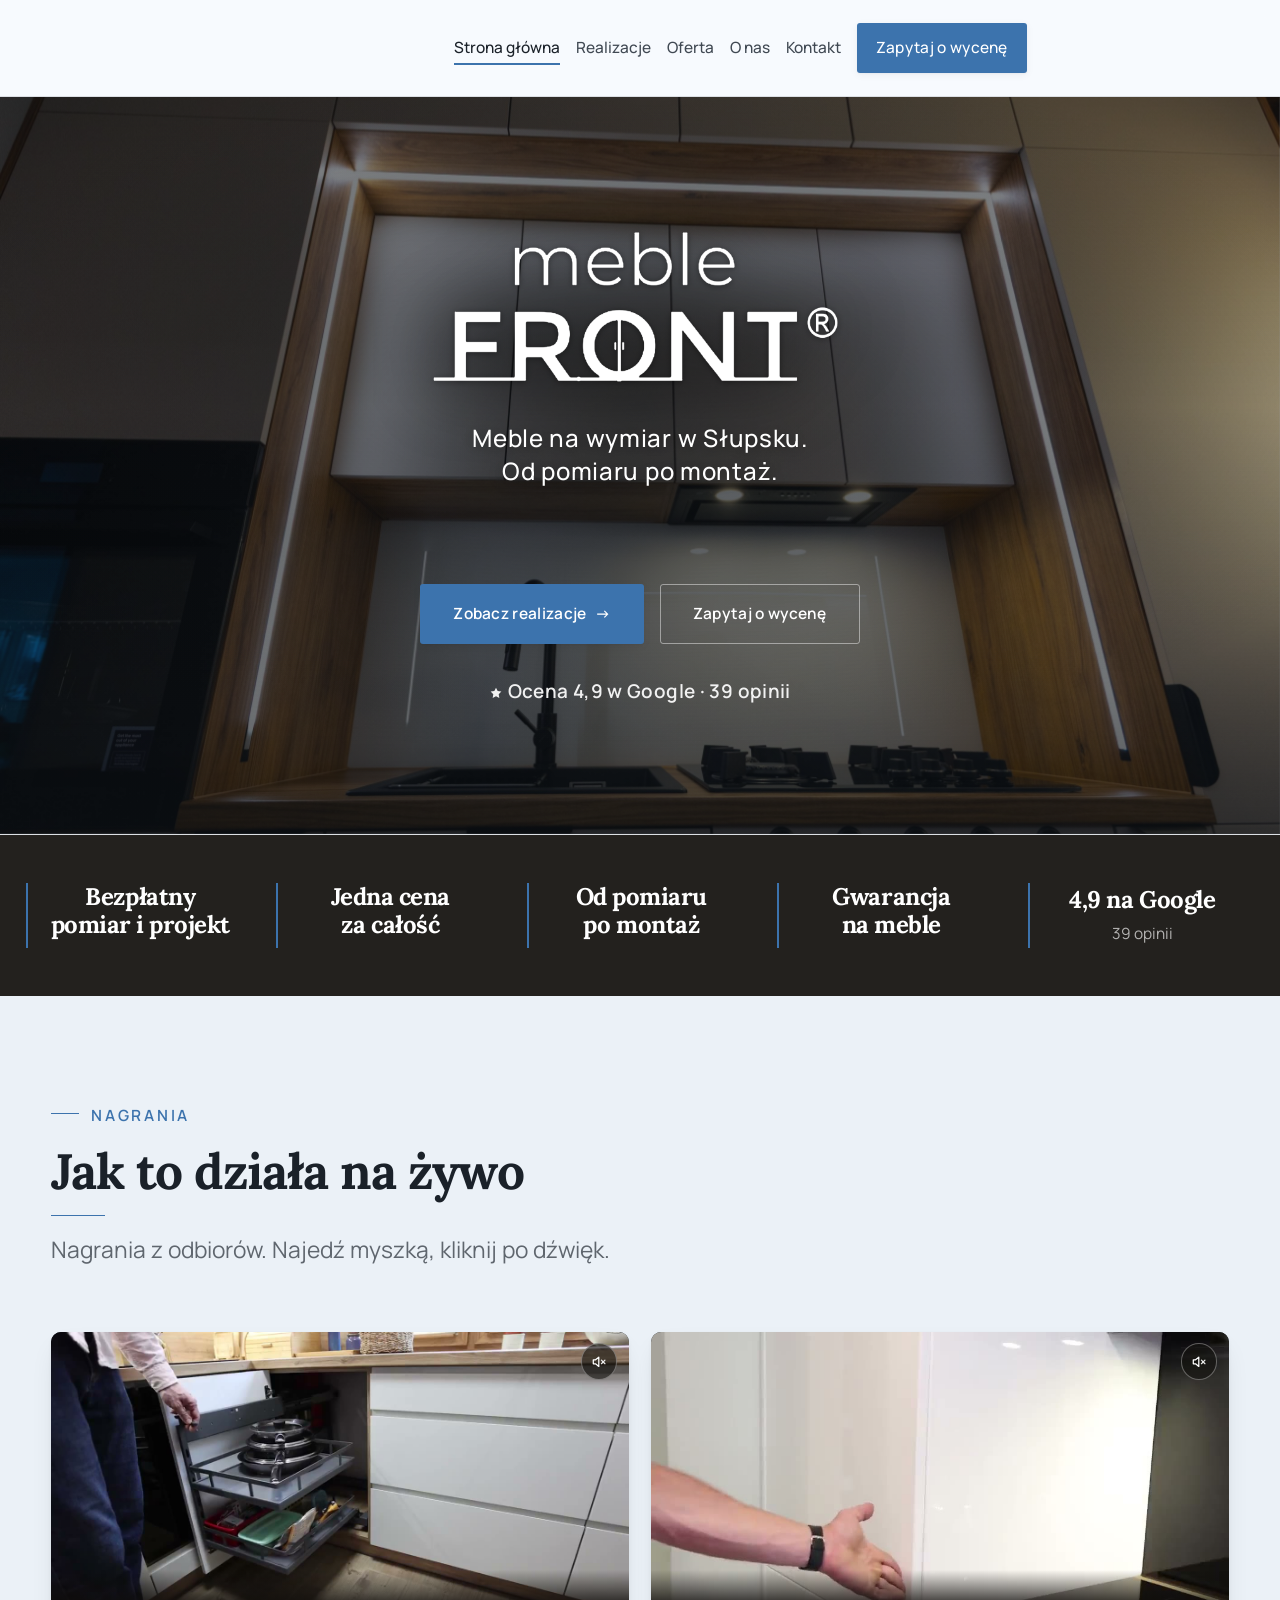
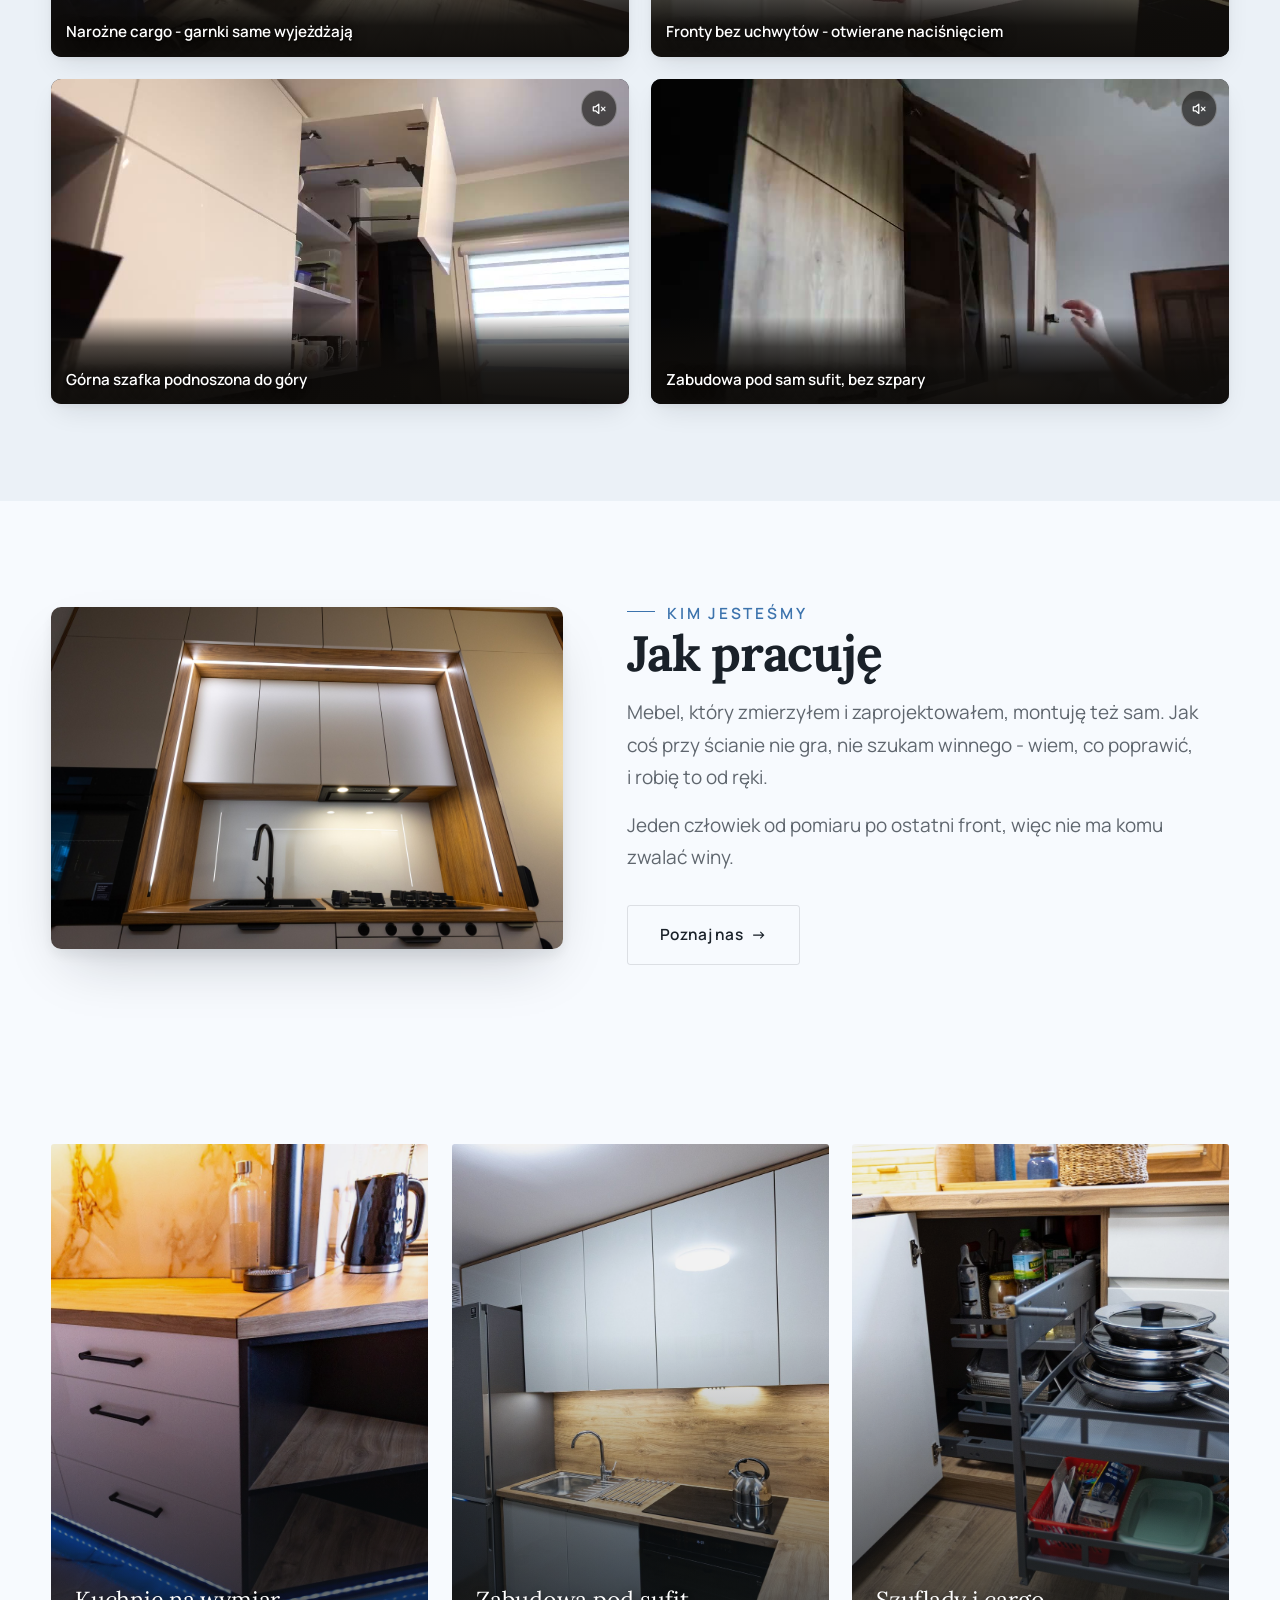
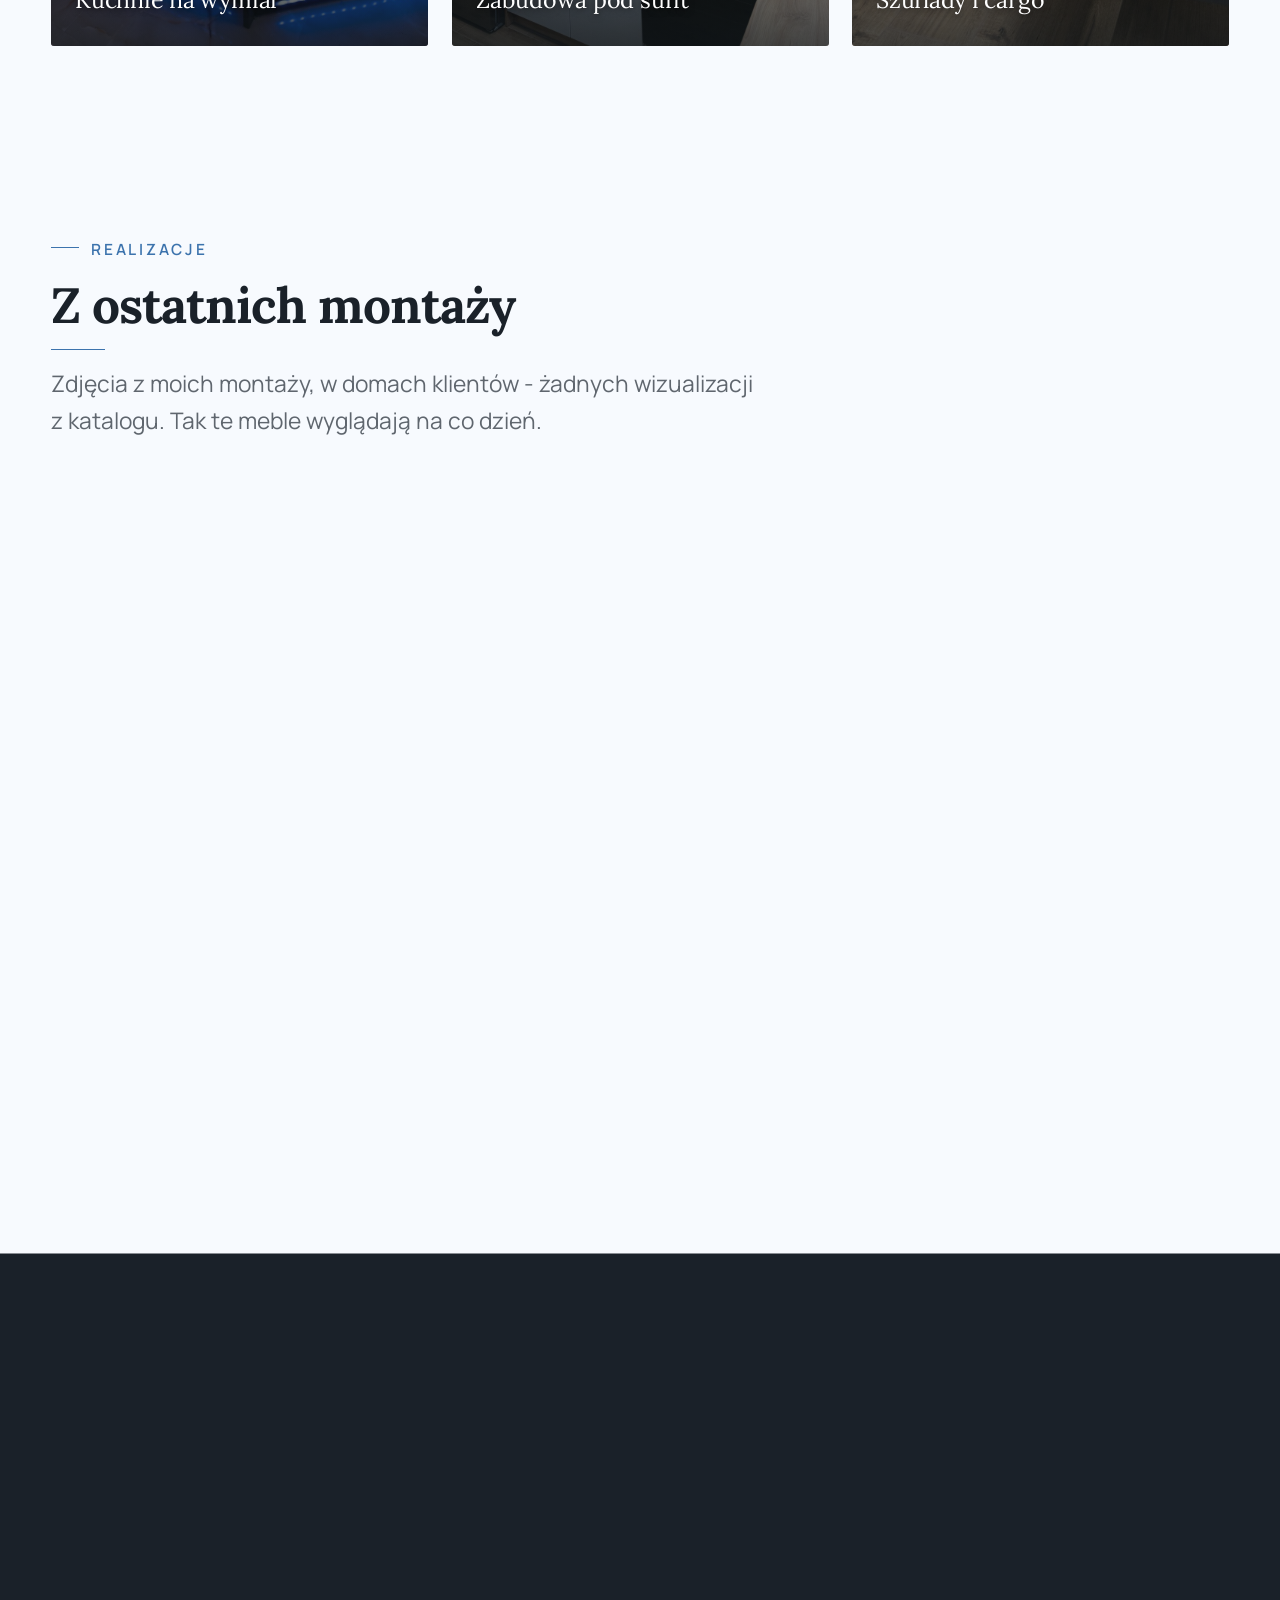
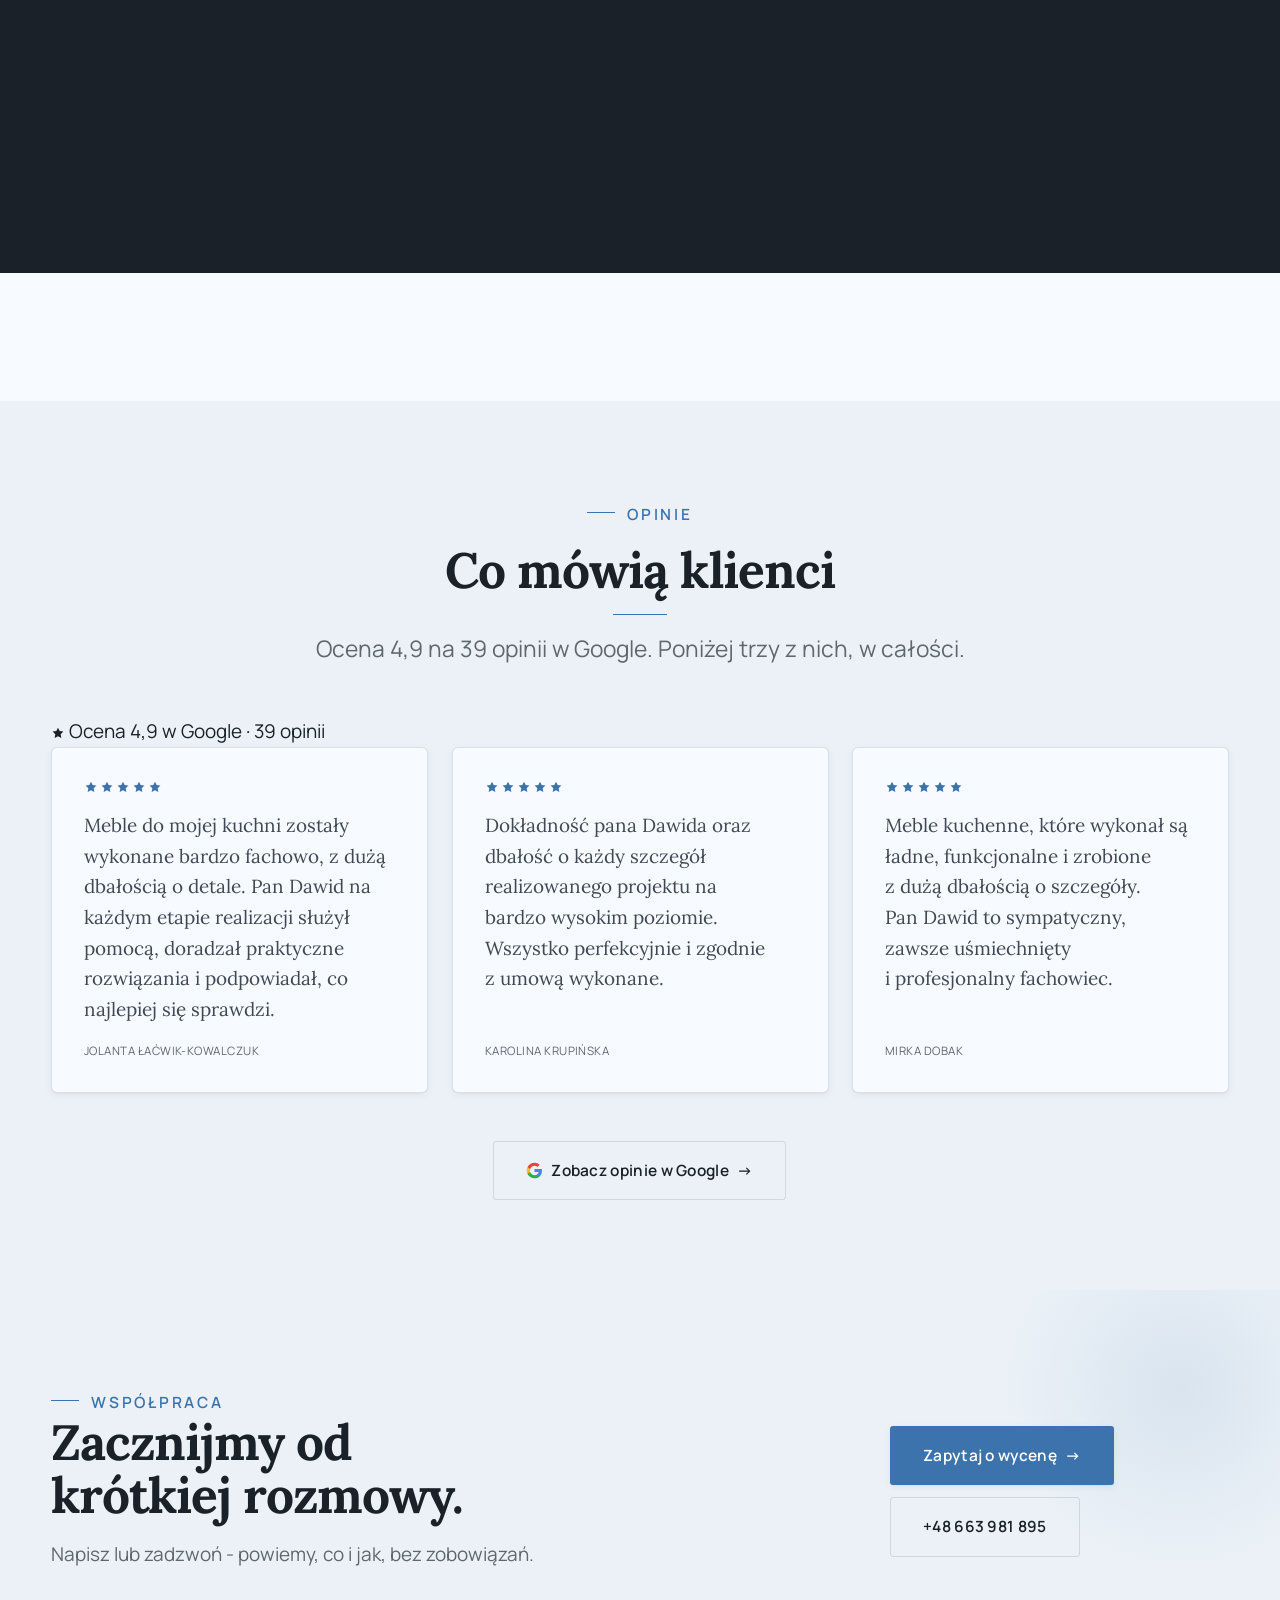
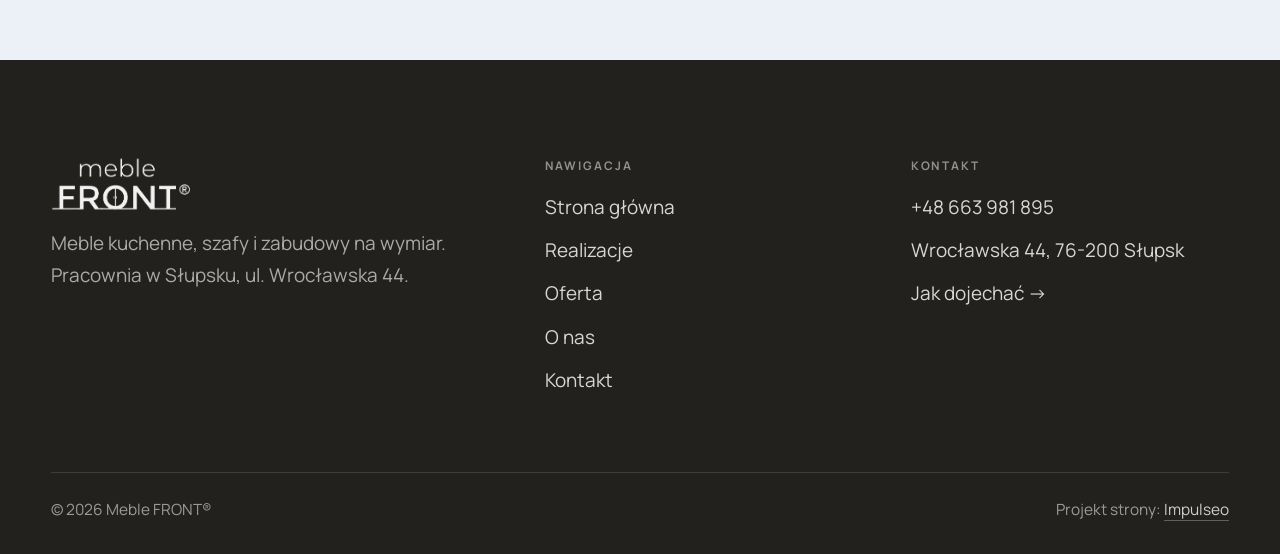
<file: index.html>
<!DOCTYPE html>
<html lang="pl">
<head>
<meta name="robots" content="noindex, nofollow">
<meta charset="UTF-8">
<meta name="viewport" content="width=device-width, initial-scale=1.0">
<title>Meble FRONT - meble na wymiar, kuchnie i szafy</title>
<meta name="description" content="Meble na wymiar w Słupsku: kuchnie, szafy i zabudowy pod Twoje wnętrze. Bezpłatny pomiar i projekt, jedna cena, montaż z gwarancją. Zadzwoń: +48 663 981 895.">
<meta property="og:type" content="website">
<meta property="og:title" content="Meble FRONT - meble na wymiar, Słupsk">
<meta property="og:description" content="Kuchnie, szafy i zabudowy na wymiar w Słupsku. Bezpłatny pomiar i projekt, jedna cena, montaż z gwarancją. Ocena 4,9 w Google.">
<meta property="og:url" content="https://impulseo-pl.github.io/meble-front-meble-na-wymiar/">
<meta property="og:image" content="https://impulseo-pl.github.io/meble-front-meble-na-wymiar/img/og.jpg">
<meta property="og:image:width" content="1200">
<meta property="og:image:height" content="630">
<meta name="twitter:card" content="summary_large_image">
<script type="application/ld+json">{"@context":"https://schema.org","@type":"LocalBusiness","name":"Meble FRONT - Meble Na Wymiar","url":"https://impulseo-pl.github.io/meble-front-meble-na-wymiar/","telephone":"+48663981895","image":"https://impulseo-pl.github.io/meble-front-meble-na-wymiar/img/og.jpg","address":{"@type":"PostalAddress","streetAddress":"Wroc\u0142awska 44","addressLocality":"S\u0142upsk","postalCode":"76-200","addressCountry":"PL"},"aggregateRating":{"@type":"AggregateRating","ratingValue":"4.9","reviewCount":"39"},"areaServed":"S\u0142upsk"}</script>
<link rel="preconnect" href="https://fonts.googleapis.com">
<link rel="preconnect" href="https://fonts.gstatic.com" crossorigin>
<link href="https://fonts.googleapis.com/css2?family=Lora:wght@500;600;700&family=Manrope:wght@400;500;600&display=swap" rel="stylesheet">
<link rel="stylesheet" href="assets/styles.css?v=12">
<script>
/* WEJŚCIE Z LOGO (prośba Dawida 11.08.2026) — skrypt w <head>, żeby strona nie mignęła
   przed zasłoną. Overlay w CSS jest domyślnie wyłączony; włącza go dopiero ta klasa,
   więc przy wyłączonym JS wejścia po prostu nie ma i nic się nie blokuje.
   Pokazujemy RAZ na wizytę, nie przy każdej podstronie. */
(function(){
  try{
    var h0 = document.documentElement;
    h0.classList.add('js-on');   /* bez skryptu logo w rogu ma zostać widoczne */
    if (matchMedia('(prefers-reduced-motion:reduce)').matches) return;
    /* ?intro na końcu adresu = wejście zagra jeszcze raz (do pokazywania klientowi) */
    var znowu = location.search.indexOf('intro') > -1;
    if (!znowu && sessionStorage.getItem('mf-intro')) return;
    sessionStorage.setItem('mf-intro','1');
    var h = document.documentElement;
    h.classList.add('intro-on');
    var zdjete = false;
    function koniec(){
      if (zdjete) return; zdjete = true;
      h.classList.add('intro-out');
      try { document.dispatchEvent(new CustomEvent('intro:end')); } catch(e){}
      setTimeout(function(){ h.classList.remove('intro-on','intro-out'); }, 800);
    }
    setTimeout(koniec, 2150);
    /* twardy bezpiecznik: cokolwiek by nie padło, po 4 s zasłony nie ma */
    setTimeout(function(){ h.classList.remove('intro-on','intro-out'); }, 4000);
    document.addEventListener('click', koniec);
    window.addEventListener('wheel', koniec, {passive:true});
    window.addEventListener('touchstart', koniec, {passive:true});
    window.addEventListener('keydown', koniec);
  }catch(e){}
})();
</script>
</head>
<body class="ma-znak-w-hero">
<div id="intro" aria-hidden="true"></div>


<header class="nav">
  <div class="wrap nav-inner">
    <a class="brand brand-has-logo" href="index.html"><img class="brand-logo" src="img/logo-r.png" alt="Meble FRONT"></a>
    <nav class="nav-links">
      <a href="index.html" class="active">Strona główna</a>
      <a href="realizacje.html">Realizacje</a>
      <a href="oferta.html">Oferta</a>
      <a href="o-nas.html">O nas</a>
      <a href="kontakt.html">Kontakt</a>
      <a href="kontakt.html" class="btn btn-accent">Zapytaj o wycenę</a>
    </nav>
    <button class="nav-toggle" aria-label="Menu"><span></span><span></span><span></span></button>
  </div>
</header>

<section class="hero-cine hero-srodek">
  <img src="img/hero.jpg" fetchpriority="high" alt="Meble FRONT - Meble na wymiar w Słupsku. Od pomiaru po montaż. ">
  <div class="wrap">
    <div class="hero-copy">
      <!-- Znak firmowy: dwie warstwy tego samego logo. Ciemna jest widoczna na zasłonie
           wejścia, jasna na zdjęciu - przy zdejmowaniu zasłony jedna przechodzi w drugą,
           więc logo "zmienia kolor" zamiast mrugnąć. -->
      <div class="hero-mark">
        <img class="mark-ciemne" src="img/logo-r.png" alt="" aria-hidden="true">
        <img class="mark-jasne" src="img/logo-r.png" alt="Meble FRONT">
      </div>
      <h1>Meble na wymiar w Słupsku. Od pomiaru po montaż.</h1>
      <div class="hero-actions">
        <a href="realizacje.html" class="btn btn-accent">Zobacz realizacje <span class="arr">→</span></a>
        <a href="kontakt.html" class="btn btn-ghost" style="color:#fff;border-color:rgba(255,255,255,.45)">Zapytaj o wycenę</a>
      </div>
      <div class="hero-ocena"><svg class="ico-star" width="14" height="14" viewBox="0 0 24 24" style="vertical-align:-2px" aria-hidden="true"><path d="M12 2.8l2.85 5.8 6.4.93-4.63 4.5 1.1 6.37L12 17.4l-5.72 3 1.1-6.37-4.63-4.5 6.4-.93L12 2.8Z" fill="currentColor"/></svg> Ocena 4,9 w Google · 39 opinii</div>
    </div>
  </div>
</section>
<section class="strip n-5" style="padding-block:0">
  <div class="wrap">
    <div class="item reveal"><div class="k">Bezpłatny pomiar i projekt</div><div class="v"></div></div>
    <div class="item reveal"><div class="k">Jedna cena za całość</div><div class="v"></div></div>
    <div class="item reveal"><div class="k">Od pomiaru po montaż</div><div class="v"></div></div>
    <div class="item reveal"><div class="k">Gwarancja na meble</div><div class="v"></div></div>
    <div class="item reveal"><div class="k">4,9 na Google</div><div class="v">39 opinii</div></div>
  </div>
</section>
<section class="reels-sec">
  <div class="wrap">
    <div class="head reveal">
      <span class="eyebrow">Nagrania</span>
      <h2>Jak to działa na żywo</h2>
      <p>Nagrania z odbiorów. Najedź myszką, kliknij po dźwięk.</p>
    </div>
    <div class="reels reveal">
      <figure class="reel">
        <img class="poster" src="img/wideo/film-4.jpg" alt="Narożne cargo wyjeżdża z szafki" loading="lazy">
        <video class="film" muted loop playsinline preload="none" poster="img/wideo/film-4.jpg"
               data-petla="img/wideo/film-4-loop.mp4" data-pelne="img/wideo/film-4.mp4"></video>
        <button class="reel-btn" type="button" aria-label="Włącz dźwięk: Narożnik, który sam wyjeżdża"><span class="reel-glos" aria-hidden="true"><svg viewBox="0 0 24 24" fill="none" stroke="currentColor" stroke-width="1.7" stroke-linecap="round" stroke-linejoin="round"><path d="M4.5 9.3h3.1L12 5.6v12.8l-4.4-3.7H4.5z"/><path class="fala" d="M15.4 9.4a3.7 3.7 0 0 1 0 5.2"/><path class="fala" d="M17.9 7.2a7.1 7.1 0 0 1 0 9.6"/><path class="krecha" d="M15.6 9.8 20.4 14.6M20.4 9.8 15.6 14.6"/></svg></span></button>
        <figcaption>Narożne cargo - garnki same wyjeżdżają</figcaption>
      </figure>
      <figure class="reel">
        <img class="poster" src="img/wideo/film-3.jpg" alt="Front bez uchwytu otwierany dotknięciem" loading="lazy">
        <video class="film" muted loop playsinline preload="none" poster="img/wideo/film-3.jpg"
               data-petla="img/wideo/film-3-loop.mp4" data-pelne="img/wideo/film-3.mp4"></video>
        <button class="reel-btn" type="button" aria-label="Włącz dźwięk: Fronty bez uchwytów"><span class="reel-glos" aria-hidden="true"><svg viewBox="0 0 24 24" fill="none" stroke="currentColor" stroke-width="1.7" stroke-linecap="round" stroke-linejoin="round"><path d="M4.5 9.3h3.1L12 5.6v12.8l-4.4-3.7H4.5z"/><path class="fala" d="M15.4 9.4a3.7 3.7 0 0 1 0 5.2"/><path class="fala" d="M17.9 7.2a7.1 7.1 0 0 1 0 9.6"/><path class="krecha" d="M15.6 9.8 20.4 14.6M20.4 9.8 15.6 14.6"/></svg></span></button>
        <figcaption>Fronty bez uchwytów - otwierane naciśnięciem</figcaption>
      </figure>
      <figure class="reel">
        <img class="poster" src="img/wideo/film-2.jpg" alt="Górna szafka z podnoszonym frontem" loading="lazy">
        <video class="film" muted loop playsinline preload="none" poster="img/wideo/film-2.jpg"
               data-petla="img/wideo/film-2-loop.mp4" data-pelne="img/wideo/film-2.mp4"></video>
        <button class="reel-btn" type="button" aria-label="Włącz dźwięk: Górna szafka z podnoszonym frontem"><span class="reel-glos" aria-hidden="true"><svg viewBox="0 0 24 24" fill="none" stroke="currentColor" stroke-width="1.7" stroke-linecap="round" stroke-linejoin="round"><path d="M4.5 9.3h3.1L12 5.6v12.8l-4.4-3.7H4.5z"/><path class="fala" d="M15.4 9.4a3.7 3.7 0 0 1 0 5.2"/><path class="fala" d="M17.9 7.2a7.1 7.1 0 0 1 0 9.6"/><path class="krecha" d="M15.6 9.8 20.4 14.6M20.4 9.8 15.6 14.6"/></svg></span></button>
        <figcaption>Górna szafka podnoszona do góry</figcaption>
      </figure>
      <figure class="reel">
        <img class="poster" src="img/wideo/film-1.jpg" alt="Zabudowa pod sufit w dekorze drewna" loading="lazy">
        <video class="film" muted loop playsinline preload="none" poster="img/wideo/film-1.jpg"
               data-petla="img/wideo/film-1-loop.mp4" data-pelne="img/wideo/film-1.mp4"></video>
        <button class="reel-btn" type="button" aria-label="Włącz dźwięk: Zabudowa pod sam sufit"><span class="reel-glos" aria-hidden="true"><svg viewBox="0 0 24 24" fill="none" stroke="currentColor" stroke-width="1.7" stroke-linecap="round" stroke-linejoin="round"><path d="M4.5 9.3h3.1L12 5.6v12.8l-4.4-3.7H4.5z"/><path class="fala" d="M15.4 9.4a3.7 3.7 0 0 1 0 5.2"/><path class="fala" d="M17.9 7.2a7.1 7.1 0 0 1 0 9.6"/><path class="krecha" d="M15.6 9.8 20.4 14.6M20.4 9.8 15.6 14.6"/></svg></span></button>
        <figcaption>Zabudowa pod sam sufit, bez szpary</figcaption>
      </figure>
    </div>
  </div>
</section>
<section>
  <div class="wrap split">
    <div class="split-art split-art-pelny reveal"><img src="img/hero.jpg" alt="Kuchnia Meble FRONT - zabudowa z drewnianą ramą i podświetleniem" loading="lazy"></div>
    <div class="split-copy reveal">
      <span class="eyebrow">Kim jesteśmy</span>
      <h2>Jak pracuję</h2>
      <p class="muted">Mebel, który zmierzyłem i zaprojektowałem, montuję też sam. Jak coś przy ścianie nie gra, nie szukam winnego - wiem, co poprawić, i robię to od ręki.</p>
      <p class="muted">Jeden człowiek od pomiaru po ostatni front, więc nie ma komu zwalać winy.</p>
      <a href="o-nas.html" class="btn btn-ghost">Poznaj nas <span class="arr">→</span></a>
    </div>
  </div>
</section>
<section class="gateways-band">
  <div class="wrap">
    <div class="gateways">
      <a href="oferta.html" class="gateway reveal"><img src="img/g2.jpg" alt="Kuchnie na wymiar" loading="lazy"><span class="g-ttl">Kuchnie na wymiar</span></a>
      <a href="oferta.html" class="gateway reveal"><img src="img/g3.jpg" alt="Szafy i garderoby" loading="lazy"><span class="g-ttl">Zabudowa pod sufit</span></a>
      <a href="oferta.html" class="gateway reveal"><img src="img/g4.jpg" alt="Zabudowy wnęk i skosów" loading="lazy"><span class="g-ttl">Szuflady i cargo</span></a>
    </div>
  </div>
</section>
<section>
  <div class="wrap">
    <div class="head reveal">
      <span class="eyebrow">Realizacje</span>
      <h2>Z ostatnich montaży</h2>
      <p>Zdjęcia z moich montaży, w domach klientów - żadnych wizualizacji z katalogu. Tak te meble wyglądają na co dzień.</p>
    </div>
    <div class="gallery">
      <div class="tile t-two3 reveal"><img src="img/g5.jpg" alt="Blat z litego drewna" loading="lazy"><div class="cap">Blat z litego drewna</div></div>
      <div class="tile t-third reveal"><img src="img/g6.jpg" alt="Mebel po montażu" loading="lazy"><div class="cap">Mebel po montażu</div></div>
      <div class="tile t-third reveal"><img src="img/g7.jpg" alt="Meble FRONT" loading="lazy"></div>
      <div class="tile t-third reveal"><img src="img/g8.jpg" alt="Meble FRONT" loading="lazy"></div>
      <div class="tile t-third reveal"><img src="img/g9.jpg" alt="Meble FRONT" loading="lazy"></div>
    </div>
    <div style="margin-top:var(--space-7)" class="reveal"><a href="realizacje.html" class="btn btn-accent">Pełna galeria <span class="arr">→</span></a></div>
  </div>
</section>
<section class="stopklatka" aria-hidden="true">
  <div class="stk-bg" style="background-image:url(img/about.jpg)"></div>
</section>
<section class="opinie">
  <div class="wrap">
    <div class="head center reveal">
      <span class="eyebrow">Opinie</span>
      <h2>Co mówią klienci</h2>
      <p>Ocena 4,9 na 39 opinii w Google. Poniżej trzy z nich, w całości.</p>
    </div>
    <p class="op-meta reveal"><svg class="ico-star" width="14" height="14" viewBox="0 0 24 24" style="vertical-align:-2px" aria-hidden="true"><path d="M12 2.8l2.85 5.8 6.4.93-4.63 4.5 1.1 6.37L12 17.4l-5.72 3 1.1-6.37-4.63-4.5 6.4-.93L12 2.8Z" fill="currentColor"/></svg> Ocena 4,9 w Google · 39 opinii</p>
    <div class="opinie-grid">
      <figure class="op-card reveal">
        <span class="op-star" aria-hidden="true"><svg width="14" height="14" viewBox="0 0 24 24" aria-hidden="true"><path d="M12 2.8l2.85 5.8 6.4.93-4.63 4.5 1.1 6.37L12 17.4l-5.72 3 1.1-6.37-4.63-4.5 6.4-.93L12 2.8Z" fill="currentColor"/></svg><svg width="14" height="14" viewBox="0 0 24 24" aria-hidden="true"><path d="M12 2.8l2.85 5.8 6.4.93-4.63 4.5 1.1 6.37L12 17.4l-5.72 3 1.1-6.37-4.63-4.5 6.4-.93L12 2.8Z" fill="currentColor"/></svg><svg width="14" height="14" viewBox="0 0 24 24" aria-hidden="true"><path d="M12 2.8l2.85 5.8 6.4.93-4.63 4.5 1.1 6.37L12 17.4l-5.72 3 1.1-6.37-4.63-4.5 6.4-.93L12 2.8Z" fill="currentColor"/></svg><svg width="14" height="14" viewBox="0 0 24 24" aria-hidden="true"><path d="M12 2.8l2.85 5.8 6.4.93-4.63 4.5 1.1 6.37L12 17.4l-5.72 3 1.1-6.37-4.63-4.5 6.4-.93L12 2.8Z" fill="currentColor"/></svg><svg width="14" height="14" viewBox="0 0 24 24" aria-hidden="true"><path d="M12 2.8l2.85 5.8 6.4.93-4.63 4.5 1.1 6.37L12 17.4l-5.72 3 1.1-6.37-4.63-4.5 6.4-.93L12 2.8Z" fill="currentColor"/></svg></span>
        <blockquote>Meble do mojej kuchni zostały wykonane bardzo fachowo, z dużą dbałością o detale. Pan Dawid na każdym etapie realizacji służył pomocą, doradzał praktyczne rozwiązania i podpowiadał, co najlepiej się sprawdzi.</blockquote>
        <span class="op-autor">Jolanta Łaćwik-Kowalczuk</span>
      </figure>
      <figure class="op-card reveal">
        <span class="op-star" aria-hidden="true"><svg width="14" height="14" viewBox="0 0 24 24" aria-hidden="true"><path d="M12 2.8l2.85 5.8 6.4.93-4.63 4.5 1.1 6.37L12 17.4l-5.72 3 1.1-6.37-4.63-4.5 6.4-.93L12 2.8Z" fill="currentColor"/></svg><svg width="14" height="14" viewBox="0 0 24 24" aria-hidden="true"><path d="M12 2.8l2.85 5.8 6.4.93-4.63 4.5 1.1 6.37L12 17.4l-5.72 3 1.1-6.37-4.63-4.5 6.4-.93L12 2.8Z" fill="currentColor"/></svg><svg width="14" height="14" viewBox="0 0 24 24" aria-hidden="true"><path d="M12 2.8l2.85 5.8 6.4.93-4.63 4.5 1.1 6.37L12 17.4l-5.72 3 1.1-6.37-4.63-4.5 6.4-.93L12 2.8Z" fill="currentColor"/></svg><svg width="14" height="14" viewBox="0 0 24 24" aria-hidden="true"><path d="M12 2.8l2.85 5.8 6.4.93-4.63 4.5 1.1 6.37L12 17.4l-5.72 3 1.1-6.37-4.63-4.5 6.4-.93L12 2.8Z" fill="currentColor"/></svg><svg width="14" height="14" viewBox="0 0 24 24" aria-hidden="true"><path d="M12 2.8l2.85 5.8 6.4.93-4.63 4.5 1.1 6.37L12 17.4l-5.72 3 1.1-6.37-4.63-4.5 6.4-.93L12 2.8Z" fill="currentColor"/></svg></span>
        <blockquote>Dokładność pana Dawida oraz dbałość o każdy szczegół realizowanego projektu na bardzo wysokim poziomie. Wszystko perfekcyjnie i zgodnie z umową wykonane.</blockquote>
        <span class="op-autor">Karolina Krupińska</span>
      </figure>
      <figure class="op-card reveal">
        <span class="op-star" aria-hidden="true"><svg width="14" height="14" viewBox="0 0 24 24" aria-hidden="true"><path d="M12 2.8l2.85 5.8 6.4.93-4.63 4.5 1.1 6.37L12 17.4l-5.72 3 1.1-6.37-4.63-4.5 6.4-.93L12 2.8Z" fill="currentColor"/></svg><svg width="14" height="14" viewBox="0 0 24 24" aria-hidden="true"><path d="M12 2.8l2.85 5.8 6.4.93-4.63 4.5 1.1 6.37L12 17.4l-5.72 3 1.1-6.37-4.63-4.5 6.4-.93L12 2.8Z" fill="currentColor"/></svg><svg width="14" height="14" viewBox="0 0 24 24" aria-hidden="true"><path d="M12 2.8l2.85 5.8 6.4.93-4.63 4.5 1.1 6.37L12 17.4l-5.72 3 1.1-6.37-4.63-4.5 6.4-.93L12 2.8Z" fill="currentColor"/></svg><svg width="14" height="14" viewBox="0 0 24 24" aria-hidden="true"><path d="M12 2.8l2.85 5.8 6.4.93-4.63 4.5 1.1 6.37L12 17.4l-5.72 3 1.1-6.37-4.63-4.5 6.4-.93L12 2.8Z" fill="currentColor"/></svg><svg width="14" height="14" viewBox="0 0 24 24" aria-hidden="true"><path d="M12 2.8l2.85 5.8 6.4.93-4.63 4.5 1.1 6.37L12 17.4l-5.72 3 1.1-6.37-4.63-4.5 6.4-.93L12 2.8Z" fill="currentColor"/></svg></span>
        <blockquote>Meble kuchenne, które wykonał są ładne, funkcjonalne i zrobione z dużą dbałością o szczegóły. Pan Dawid to sympatyczny, zawsze uśmiechnięty i profesjonalny fachowiec.</blockquote>
        <span class="op-autor">Mirka Dobak</span>
      </figure>
    </div>
    <div class="opinie-stopka reveal"><a class="op-google btn btn-ghost" href="https://www.google.com/maps?cid=947977459326520490" target="_blank" rel="noopener"><svg class="op-g-ico" viewBox="0 0 24 24" width="17" height="17" aria-hidden="true"><path fill="#4285F4" d="M22.56 12.25c0-.78-.07-1.53-.2-2.25H12v4.26h5.92c-.26 1.37-1.04 2.53-2.21 3.31v2.77h3.57c2.08-1.92 3.28-4.74 3.28-8.09z"/><path fill="#34A853" d="M12 23c2.97 0 5.46-.98 7.28-2.66l-3.57-2.77c-.98.66-2.23 1.06-3.71 1.06-2.86 0-5.29-1.93-6.16-4.53H2.18v2.84C3.99 20.53 7.7 23 12 23z"/><path fill="#FBBC05" d="M5.84 14.09c-.22-.66-.35-1.36-.35-2.09s.13-1.43.35-2.09V7.07H2.18C1.43 8.55 1 10.22 1 12s.43 3.45 1.18 4.93l2.85-2.22.81-.62z"/><path fill="#EA4335" d="M12 5.38c1.62 0 3.06.56 4.21 1.64l3.15-3.15C17.45 2.09 14.97 1 12 1 7.7 1 3.99 3.47 2.18 7.07l3.66 2.84c.87-2.6 3.3-4.53 6.16-4.53z"/></svg><span>Zobacz opinie w Google</span> <span class="arr">→</span></a></div>
  </div>
</section>
<section class="cta">
  <div class="wrap">
    <div class="reveal">
      <span class="eyebrow">Współpraca</span>
      <h2>Zacznijmy od krótkiej rozmowy.</h2>
      <p>Napisz lub zadzwoń - powiemy, co i jak, bez zobowiązań.</p>
    </div>
    <div class="cta-actions reveal">
      <a href="kontakt.html" class="btn btn-light">Zapytaj o wycenę <span class="arr">→</span></a>
      <a href="tel:+48663981895" class="btn btn-ghost btn-ghost-cta">+48 663 981 895</a>
    </div>
  </div>
</section>

<footer>
  <div class="wrap">
    <div class="foot-grid">
      <div class="foot-brand">
        <img class="foot-logo" src="img/logo-r.png" alt="Meble FRONT">
        <p>Meble kuchenne, szafy i zabudowy na wymiar. Pracownia w Słupsku, ul. Wrocławska 44.</p>
      </div>
      <div class="foot-col">
        <h4>Nawigacja</h4>
        <a href="index.html">Strona główna</a>
        <a href="realizacje.html">Realizacje</a>
        <a href="oferta.html">Oferta</a>
        <a href="o-nas.html">O nas</a>
        <a href="kontakt.html">Kontakt</a>
      </div>
      <div class="foot-col">
        <h4>Kontakt</h4>
        <a href="tel:+48663981895">+48 663 981 895</a>
        <p>Wrocławska 44, 76-200 Słupsk</p>
        <a href="https://www.google.com/maps?cid=947977459326520490" target="_blank" rel="noopener">Jak dojechać →</a>
      </div>
    </div>
    <div class="foot-bot">
      <span>© 2026 Meble FRONT&#174;</span>
      <span>Projekt strony: <a class="foot-credit" href="https://impulseo.pl" target="_blank" rel="noopener">Impulseo</a></span>
    </div>
  </div>
</footer>


<script src="assets/main.js?v=6"></script>

<div class="sticky-call" aria-label="Szybki kontakt">
  <a class="sc-call" href="tel:+48663981895"><svg width="17" height="17" viewBox="0 0 24 24" fill="none" stroke="currentColor" stroke-width="1.8" stroke-linecap="round" stroke-linejoin="round" aria-hidden="true"><path d="M6.6 3.5h3l1.4 3.5-2 1.3a12 12 0 0 0 5.6 5.6l1.3-2 3.5 1.4v3a2 2 0 0 1-2.2 2A16.8 16.8 0 0 1 4.6 5.7a2 2 0 0 1 2-2.2Z"/></svg> Zadzwoń</a>
  <a class="sc-quote" href="kontakt.html"><svg width="17" height="17" viewBox="0 0 24 24" fill="none" stroke="currentColor" stroke-width="1.8" stroke-linecap="round" stroke-linejoin="round" aria-hidden="true"><path d="M4 5.5h16v11H8.5L4 20V5.5Z"/></svg> Napisz</a>
</div>
</body>
</html>
</file>
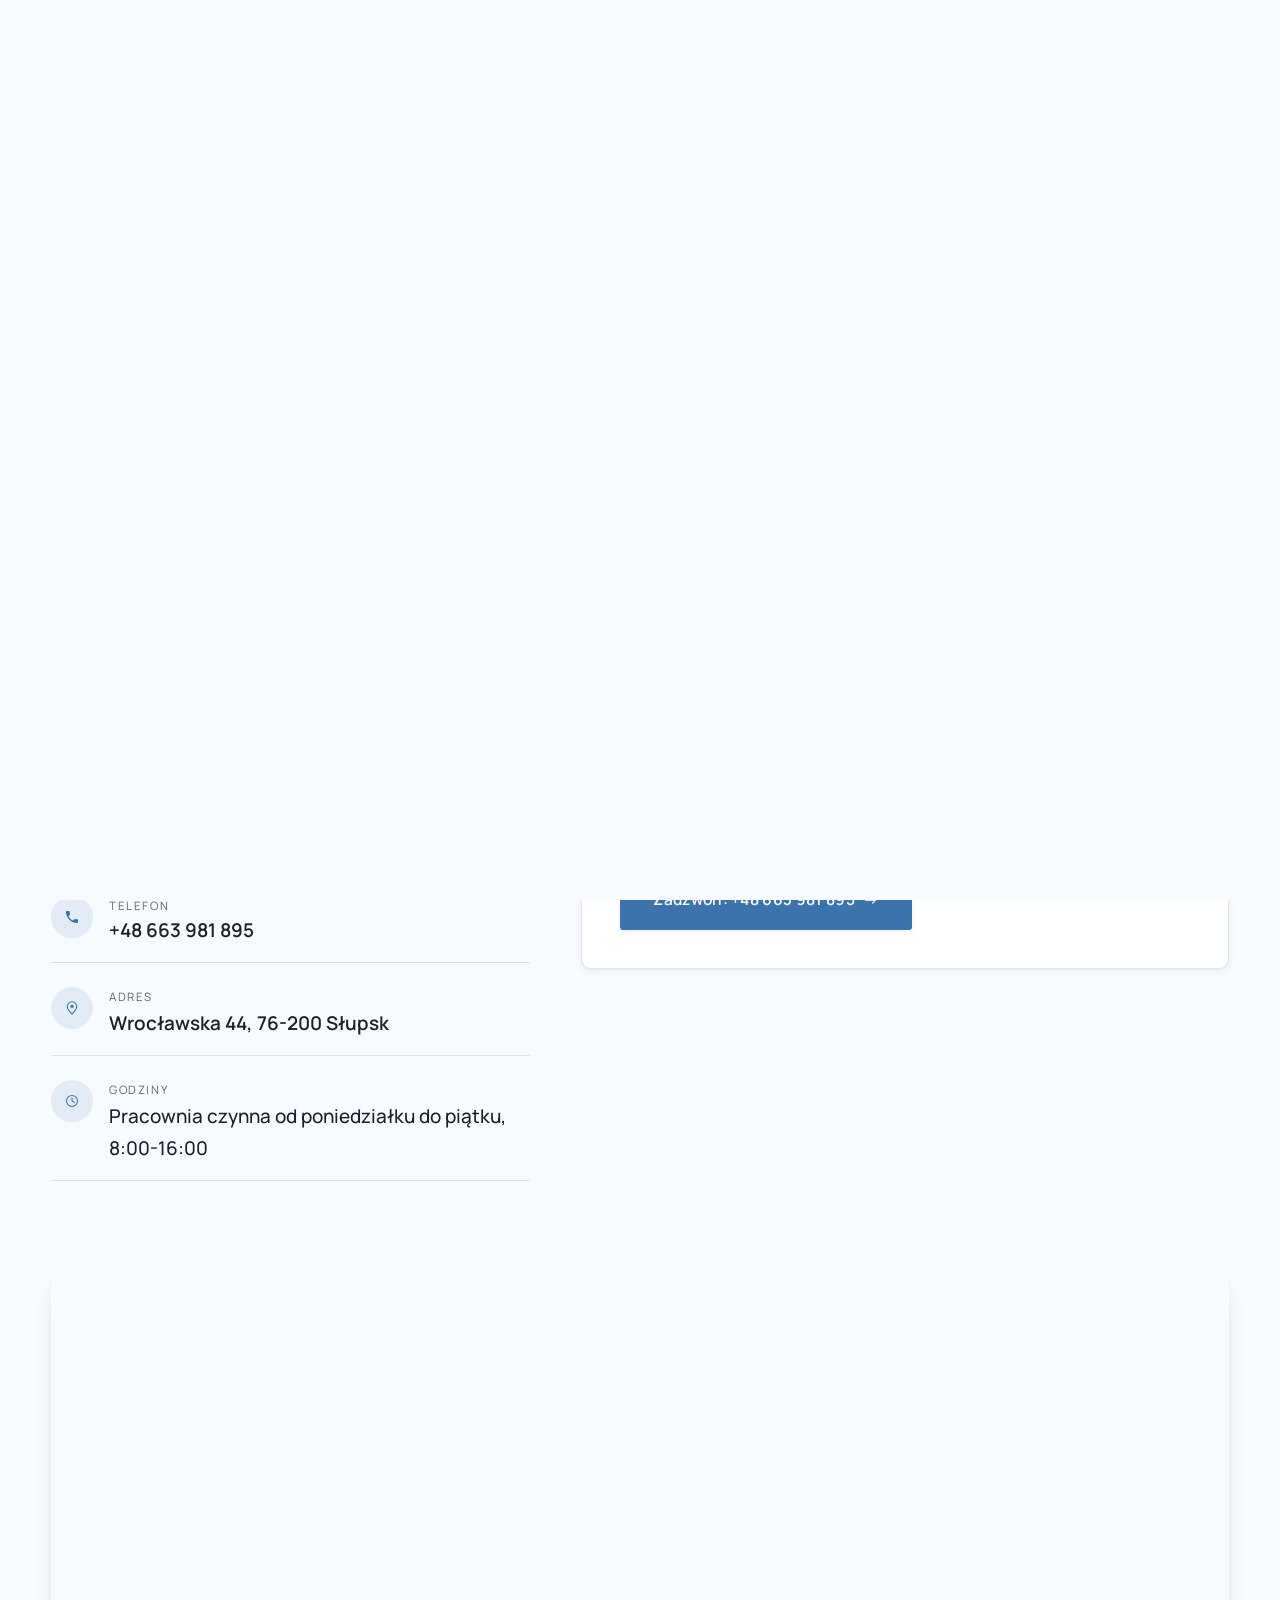
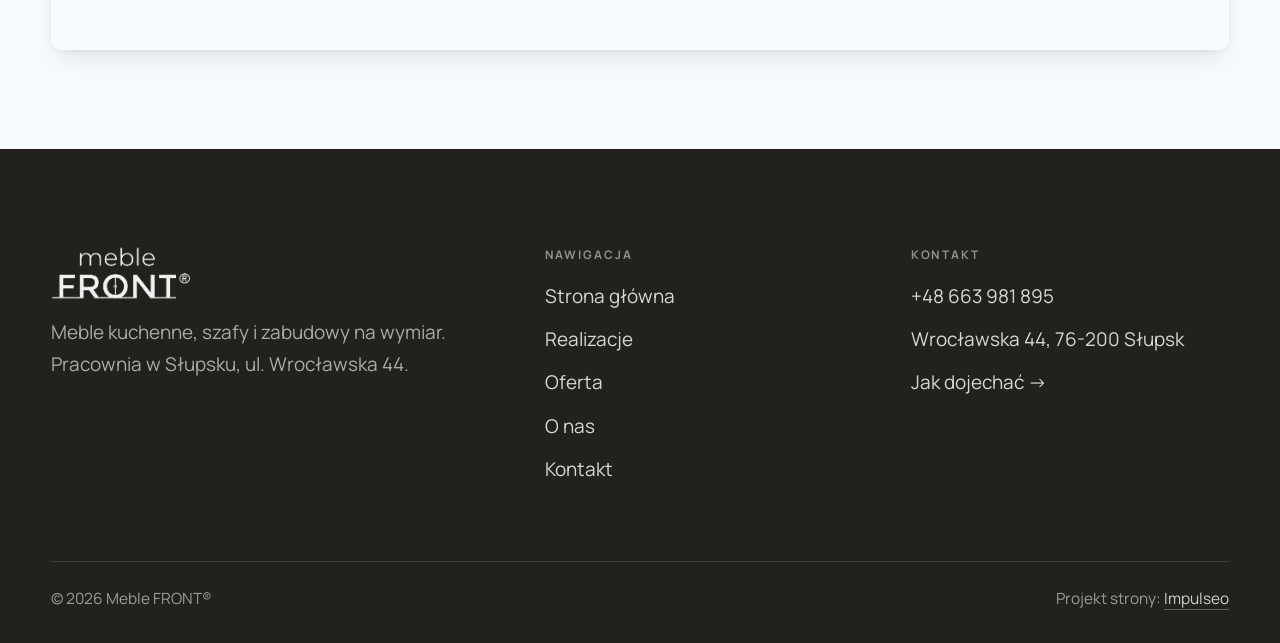
<file: kontakt.html>
<!DOCTYPE html>
<html lang="pl">
<head>
<meta name="robots" content="noindex, nofollow">
<meta charset="UTF-8">
<meta name="viewport" content="width=device-width, initial-scale=1.0">
<title>Kontakt - Meble FRONT</title>
<meta name="description" content="Kontakt Meble FRONT - Wrocławska 44, 76-200 Słupsk">
<meta property="og:type" content="website">
<meta property="og:title" content="Meble FRONT - meble na wymiar, Słupsk">
<meta property="og:description" content="Kuchnie, szafy i zabudowy na wymiar w Słupsku. Bezpłatny pomiar i projekt, jedna cena, montaż z gwarancją. Ocena 4,9 w Google.">
<meta property="og:url" content="https://impulseo-pl.github.io/meble-front-meble-na-wymiar/">
<meta property="og:image" content="https://impulseo-pl.github.io/meble-front-meble-na-wymiar/img/og.jpg">
<meta property="og:image:width" content="1200">
<meta property="og:image:height" content="630">
<meta name="twitter:card" content="summary_large_image">
<script type="application/ld+json">{"@context":"https://schema.org","@type":"LocalBusiness","name":"Meble FRONT - Meble Na Wymiar","url":"https://impulseo-pl.github.io/meble-front-meble-na-wymiar/","telephone":"+48663981895","image":"https://impulseo-pl.github.io/meble-front-meble-na-wymiar/img/og.jpg","address":{"@type":"PostalAddress","streetAddress":"Wroc\u0142awska 44","addressLocality":"S\u0142upsk","postalCode":"76-200","addressCountry":"PL"},"aggregateRating":{"@type":"AggregateRating","ratingValue":"4.9","reviewCount":"39"},"areaServed":"S\u0142upsk"}</script>
<link rel="preconnect" href="https://fonts.googleapis.com">
<link rel="preconnect" href="https://fonts.gstatic.com" crossorigin>
<link href="https://fonts.googleapis.com/css2?family=Lora:wght@500;600;700&family=Manrope:wght@400;500;600&display=swap" rel="stylesheet">
<link rel="stylesheet" href="assets/styles.css?v=12">
<script>
/* WEJŚCIE Z LOGO (prośba Dawida 11.08.2026) — skrypt w <head>, żeby strona nie mignęła
   przed zasłoną. Overlay w CSS jest domyślnie wyłączony; włącza go dopiero ta klasa,
   więc przy wyłączonym JS wejścia po prostu nie ma i nic się nie blokuje.
   Pokazujemy RAZ na wizytę, nie przy każdej podstronie. */
(function(){
  try{
    var h0 = document.documentElement;
    h0.classList.add('js-on');   /* bez skryptu logo w rogu ma zostać widoczne */
    if (matchMedia('(prefers-reduced-motion:reduce)').matches) return;
    /* ?intro na końcu adresu = wejście zagra jeszcze raz (do pokazywania klientowi) */
    var znowu = location.search.indexOf('intro') > -1;
    if (!znowu && sessionStorage.getItem('mf-intro')) return;
    sessionStorage.setItem('mf-intro','1');
    var h = document.documentElement;
    h.classList.add('intro-on');
    var zdjete = false;
    function koniec(){
      if (zdjete) return; zdjete = true;
      h.classList.add('intro-out');
      try { document.dispatchEvent(new CustomEvent('intro:end')); } catch(e){}
      setTimeout(function(){ h.classList.remove('intro-on','intro-out'); }, 800);
    }
    setTimeout(koniec, 2150);
    /* twardy bezpiecznik: cokolwiek by nie padło, po 4 s zasłony nie ma */
    setTimeout(function(){ h.classList.remove('intro-on','intro-out'); }, 4000);
    document.addEventListener('click', koniec);
    window.addEventListener('wheel', koniec, {passive:true});
    window.addEventListener('touchstart', koniec, {passive:true});
    window.addEventListener('keydown', koniec);
  }catch(e){}
})();
</script>
</head>
<body>
<div id="intro" aria-hidden="true"></div>


<header class="nav">
  <div class="wrap nav-inner">
    <a class="brand brand-has-logo" href="index.html"><img class="brand-logo" src="img/logo-r.png" alt="Meble FRONT"></a>
    <nav class="nav-links">
      <a href="index.html">Strona główna</a>
      <a href="realizacje.html">Realizacje</a>
      <a href="oferta.html">Oferta</a>
      <a href="o-nas.html">O nas</a>
      <a href="kontakt.html" class="active">Kontakt</a>
      <a href="kontakt.html" class="btn btn-accent">Zapytaj o wycenę</a>
    </nav>
    <button class="nav-toggle" aria-label="Menu"><span></span><span></span><span></span></button>
  </div>
</header>

<section class="pagehead">
  <img src="img/g5.jpg" alt="Meble FRONT - Zapytaj o wycenę">
  <div class="wrap">
    <span class="eyebrow">Kontakt</span>
    <h1>Zapytaj o wycenę</h1>
    <p>Odpowiemy na pytania i przygotujemy wycenę.</p>
  </div>
</section>
<section>
  <div class="wrap contact-grid">
    <div class="reveal">
      <span class="eyebrow">Dane kontaktowe</span>
      <img class="kontakt-logo" src="img/logo-r.png" alt="Meble FRONT">
      <div class="info-list">
        <div class="info-row"><div class="ic"><svg class="ico-tel" width="16" height="16" viewBox="0 0 24 24" fill="none" aria-hidden="true"><path d="M6.6 10.8a15.5 15.5 0 0 0 6.6 6.6l2.2-2.2a1 1 0 0 1 1-.24 11.4 11.4 0 0 0 3.6.58 1 1 0 0 1 1 1V20a1 1 0 0 1-1 1A17 17 0 0 1 3 4a1 1 0 0 1 1-1h3.5a1 1 0 0 1 1 1c0 1.25.2 2.46.58 3.6a1 1 0 0 1-.25 1l-2.23 2.2Z" fill="currentColor"/></svg></div><div><div class="lbl">Telefon</div><a class="val" href="tel:+48663981895">+48 663 981 895</a></div></div>
        <div class="info-row"><div class="ic"><svg class="ico-pin" width="16" height="16" viewBox="0 0 24 24" fill="none" aria-hidden="true"><path d="M12 21s7-6.1 7-11.5A7 7 0 0 0 5 9.5C5 14.9 12 21 12 21Z" stroke="currentColor" stroke-width="1.6" fill="none"/><circle cx="12" cy="9.5" r="2.4" fill="currentColor"/></svg></div><div><div class="lbl">Adres</div><div class="val">Wrocławska 44, 76-200 Słupsk</div></div></div>
        <div class="info-row"><div class="ic"><svg class="ico-clock" width="16" height="16" viewBox="0 0 24 24" fill="none" aria-hidden="true"><circle cx="12" cy="12" r="8.2" stroke="currentColor" stroke-width="1.6"/><path d="M12 7.5V12l3.2 1.9" stroke="currentColor" stroke-width="1.6" stroke-linecap="round"/></svg></div><div><div class="lbl">Godziny</div><div class="val" style="font-weight:500">Pracownia czynna od poniedziałku do piątku, 8:00-16:00</div></div></div>
      </div>
    </div>
    <div class="reveal">
      <div class="form">
        <h3 style="margin-bottom:var(--space-4)">Najszybciej telefonicznie</h3>
        <p class="muted" style="margin-bottom:var(--space-5)">Zadzwoń, opisz pomysł, a my powiemy, co i jak. Bez zobowiązań.</p>
        <a href="tel:+48663981895" class="btn btn-accent" style="justify-content:center">Zadzwoń: +48 663 981 895 <span class="arr">→</span></a>
      </div>
    </div>
  </div>
</section>
<section style="padding-top:0">
  <div class="wrap reveal">
    <iframe class="map" title="Meble FRONT - Słupsk" src="https://maps.google.com/maps?q=54.4583692%2C17.0209038&z=15&output=embed" loading="lazy" referrerpolicy="no-referrer-when-downgrade"></iframe>
  </div>
</section>

<footer>
  <div class="wrap">
    <div class="foot-grid">
      <div class="foot-brand">
        <img class="foot-logo" src="img/logo-r.png" alt="Meble FRONT">
        <p>Meble kuchenne, szafy i zabudowy na wymiar. Pracownia w Słupsku, ul. Wrocławska 44.</p>
      </div>
      <div class="foot-col">
        <h4>Nawigacja</h4>
        <a href="index.html">Strona główna</a>
        <a href="realizacje.html">Realizacje</a>
        <a href="oferta.html">Oferta</a>
        <a href="o-nas.html">O nas</a>
        <a href="kontakt.html">Kontakt</a>
      </div>
      <div class="foot-col">
        <h4>Kontakt</h4>
        <a href="tel:+48663981895">+48 663 981 895</a>
        <p>Wrocławska 44, 76-200 Słupsk</p>
        <a href="https://www.google.com/maps?cid=947977459326520490" target="_blank" rel="noopener">Jak dojechać →</a>
      </div>
    </div>
    <div class="foot-bot">
      <span>© 2026 Meble FRONT&#174;</span>
      <span>Projekt strony: <a class="foot-credit" href="https://impulseo.pl" target="_blank" rel="noopener">Impulseo</a></span>
    </div>
  </div>
</footer>


<script src="assets/main.js?v=6"></script>

<div class="sticky-call" aria-label="Szybki kontakt">
  <a class="sc-call" href="tel:+48663981895"><svg width="17" height="17" viewBox="0 0 24 24" fill="none" stroke="currentColor" stroke-width="1.8" stroke-linecap="round" stroke-linejoin="round" aria-hidden="true"><path d="M6.6 3.5h3l1.4 3.5-2 1.3a12 12 0 0 0 5.6 5.6l1.3-2 3.5 1.4v3a2 2 0 0 1-2.2 2A16.8 16.8 0 0 1 4.6 5.7a2 2 0 0 1 2-2.2Z"/></svg> Zadzwoń</a>
  <a class="sc-quote" href="kontakt.html"><svg width="17" height="17" viewBox="0 0 24 24" fill="none" stroke="currentColor" stroke-width="1.8" stroke-linecap="round" stroke-linejoin="round" aria-hidden="true"><path d="M4 5.5h16v11H8.5L4 20V5.5Z"/></svg> Napisz</a>
</div>
</body>
</html>
</file>
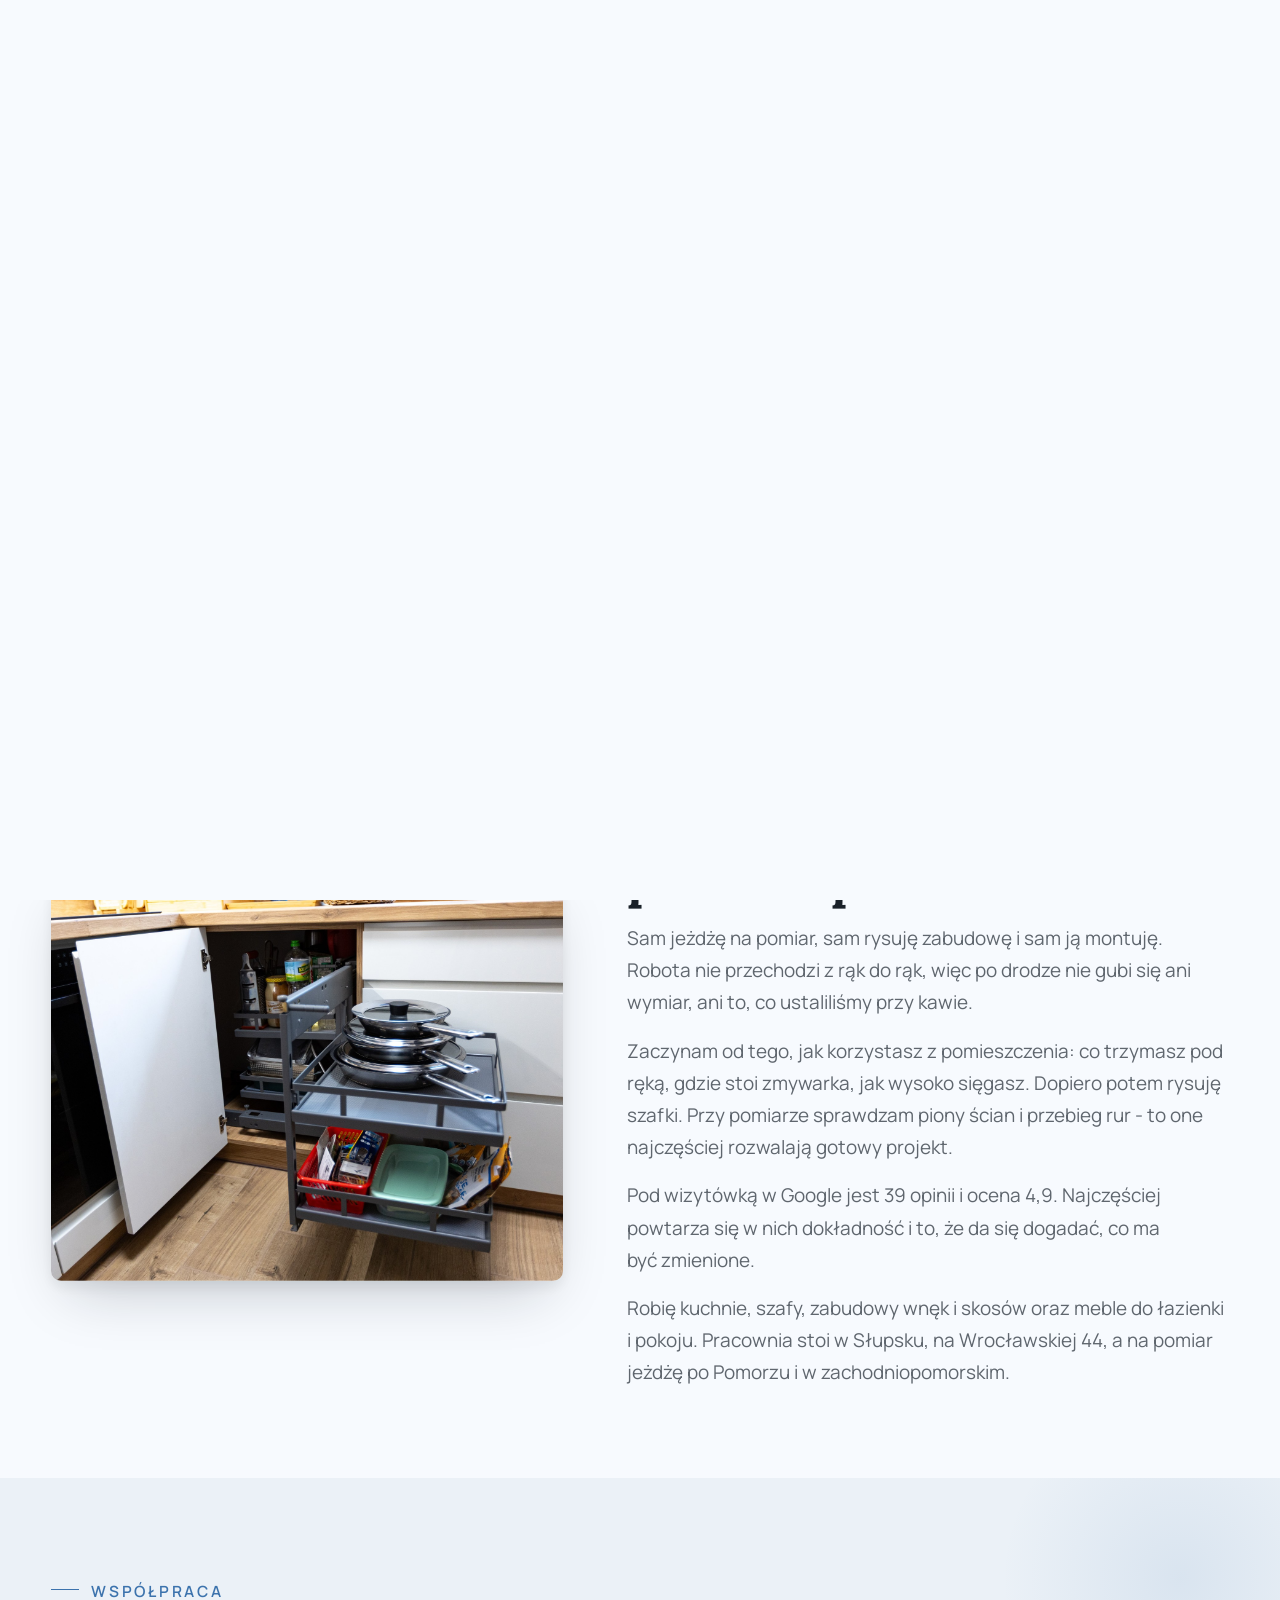
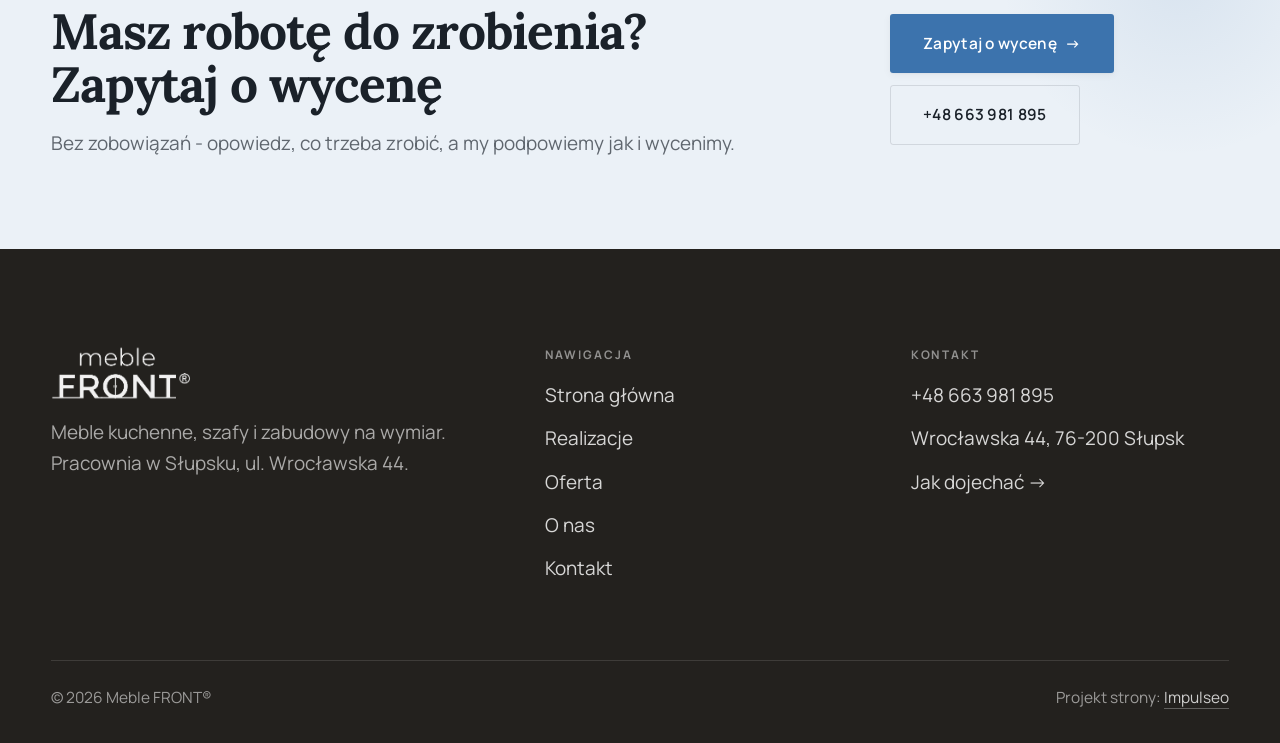
<file: o-nas.html>
<!DOCTYPE html>
<html lang="pl">
<head>
<meta name="robots" content="noindex, nofollow">
<meta charset="UTF-8">
<meta name="viewport" content="width=device-width, initial-scale=1.0">
<title>O nas - Meble FRONT</title>
<meta name="description" content="Meble na wymiar w Słupsku: kuchnie, szafy i zabudowy pod Twoje wnętrze. Bezpłatny pomiar i projekt, jedna cena, montaż z gwarancją. Zadzwoń: +48 663 981 895.">
<meta property="og:type" content="website">
<meta property="og:title" content="Meble FRONT - meble na wymiar, Słupsk">
<meta property="og:description" content="Kuchnie, szafy i zabudowy na wymiar w Słupsku. Bezpłatny pomiar i projekt, jedna cena, montaż z gwarancją. Ocena 4,9 w Google.">
<meta property="og:url" content="https://impulseo-pl.github.io/meble-front-meble-na-wymiar/">
<meta property="og:image" content="https://impulseo-pl.github.io/meble-front-meble-na-wymiar/img/og.jpg">
<meta property="og:image:width" content="1200">
<meta property="og:image:height" content="630">
<meta name="twitter:card" content="summary_large_image">
<script type="application/ld+json">{"@context":"https://schema.org","@type":"LocalBusiness","name":"Meble FRONT - Meble Na Wymiar","url":"https://impulseo-pl.github.io/meble-front-meble-na-wymiar/","telephone":"+48663981895","image":"https://impulseo-pl.github.io/meble-front-meble-na-wymiar/img/og.jpg","address":{"@type":"PostalAddress","streetAddress":"Wroc\u0142awska 44","addressLocality":"S\u0142upsk","postalCode":"76-200","addressCountry":"PL"},"aggregateRating":{"@type":"AggregateRating","ratingValue":"4.9","reviewCount":"39"},"areaServed":"S\u0142upsk"}</script>
<link rel="preconnect" href="https://fonts.googleapis.com">
<link rel="preconnect" href="https://fonts.gstatic.com" crossorigin>
<link href="https://fonts.googleapis.com/css2?family=Lora:wght@500;600;700&family=Manrope:wght@400;500;600&display=swap" rel="stylesheet">
<link rel="stylesheet" href="assets/styles.css?v=12">
<script>
/* WEJŚCIE Z LOGO (prośba Dawida 11.08.2026) — skrypt w <head>, żeby strona nie mignęła
   przed zasłoną. Overlay w CSS jest domyślnie wyłączony; włącza go dopiero ta klasa,
   więc przy wyłączonym JS wejścia po prostu nie ma i nic się nie blokuje.
   Pokazujemy RAZ na wizytę, nie przy każdej podstronie. */
(function(){
  try{
    var h0 = document.documentElement;
    h0.classList.add('js-on');   /* bez skryptu logo w rogu ma zostać widoczne */
    if (matchMedia('(prefers-reduced-motion:reduce)').matches) return;
    /* ?intro na końcu adresu = wejście zagra jeszcze raz (do pokazywania klientowi) */
    var znowu = location.search.indexOf('intro') > -1;
    if (!znowu && sessionStorage.getItem('mf-intro')) return;
    sessionStorage.setItem('mf-intro','1');
    var h = document.documentElement;
    h.classList.add('intro-on');
    var zdjete = false;
    function koniec(){
      if (zdjete) return; zdjete = true;
      h.classList.add('intro-out');
      try { document.dispatchEvent(new CustomEvent('intro:end')); } catch(e){}
      setTimeout(function(){ h.classList.remove('intro-on','intro-out'); }, 800);
    }
    setTimeout(koniec, 2150);
    /* twardy bezpiecznik: cokolwiek by nie padło, po 4 s zasłony nie ma */
    setTimeout(function(){ h.classList.remove('intro-on','intro-out'); }, 4000);
    document.addEventListener('click', koniec);
    window.addEventListener('wheel', koniec, {passive:true});
    window.addEventListener('touchstart', koniec, {passive:true});
    window.addEventListener('keydown', koniec);
  }catch(e){}
})();
</script>
</head>
<body>
<div id="intro" aria-hidden="true"></div>


<header class="nav">
  <div class="wrap nav-inner">
    <a class="brand brand-has-logo" href="index.html"><img class="brand-logo" src="img/logo-r.png" alt="Meble FRONT"></a>
    <nav class="nav-links">
      <a href="index.html">Strona główna</a>
      <a href="realizacje.html">Realizacje</a>
      <a href="oferta.html">Oferta</a>
      <a href="o-nas.html" class="active">O nas</a>
      <a href="kontakt.html">Kontakt</a>
      <a href="kontakt.html" class="btn btn-accent">Zapytaj o wycenę</a>
    </nav>
    <button class="nav-toggle" aria-label="Menu"><span></span><span></span><span></span></button>
  </div>
</header>

<section class="pagehead">
  <img src="img/g3.jpg" alt="Meble FRONT - Poznaj naszą pracownię">
  <div class="wrap">
    <span class="eyebrow">O nas</span>
    <h1>Poznaj naszą pracownię</h1>
    <p>Jednoosobowa pracownia w Słupsku. Sam mierzę, sam rysuję i sam montuję - dlatego wiem o Twoim meblu wszystko.</p>
  </div>
</section>
<section>
  <div class="wrap split">
    <div class="split-art reveal"><img src="img/g4.jpg" alt="Meble FRONT" loading="lazy"></div>
    <div class="split-copy reveal">
      <span class="eyebrow">Kim jesteśmy</span>
      <h2>Jedna para rąk od pomiaru po montaż</h2>
      <p class="muted">Sam jeżdżę na pomiar, sam rysuję zabudowę i sam ją montuję. Robota nie przechodzi z rąk do rąk, więc po drodze nie gubi się ani wymiar, ani to, co ustaliliśmy przy kawie.</p>
      <p class="muted">Zaczynam od tego, jak korzystasz z pomieszczenia: co trzymasz pod ręką, gdzie stoi zmywarka, jak wysoko sięgasz. Dopiero potem rysuję szafki. Przy pomiarze sprawdzam piony ścian i przebieg rur - to one najczęściej rozwalają gotowy projekt.</p>
      <p class="muted">Pod wizytówką w Google jest 39 opinii i ocena 4,9. Najczęściej powtarza się w nich dokładność i to, że da się dogadać, co ma być zmienione.</p>
      <p class="muted">Robię kuchnie, szafy, zabudowy wnęk i skosów oraz meble do łazienki i pokoju. Pracownia stoi w Słupsku, na Wrocławskiej 44, a na pomiar jeżdżę po Pomorzu i w zachodniopomorskim.</p>
    </div>
  </div>
</section>


<section class="cta">
  <div class="wrap">
    <div class="reveal">
      <span class="eyebrow">Współpraca</span>
      <h2>Masz robotę do zrobienia? Zapytaj o wycenę</h2>
      <p>Bez zobowiązań - opowiedz, co trzeba zrobić, a my podpowiemy jak i wycenimy.</p>
    </div>
    <div class="cta-actions reveal">
      <a href="kontakt.html" class="btn btn-light">Zapytaj o wycenę <span class="arr">→</span></a>
      <a href="tel:+48663981895" class="btn btn-ghost btn-ghost-cta">+48 663 981 895</a>
    </div>
  </div>
</section>

<footer>
  <div class="wrap">
    <div class="foot-grid">
      <div class="foot-brand">
        <img class="foot-logo" src="img/logo-r.png" alt="Meble FRONT">
        <p>Meble kuchenne, szafy i zabudowy na wymiar. Pracownia w Słupsku, ul. Wrocławska 44.</p>
      </div>
      <div class="foot-col">
        <h4>Nawigacja</h4>
        <a href="index.html">Strona główna</a>
        <a href="realizacje.html">Realizacje</a>
        <a href="oferta.html">Oferta</a>
        <a href="o-nas.html">O nas</a>
        <a href="kontakt.html">Kontakt</a>
      </div>
      <div class="foot-col">
        <h4>Kontakt</h4>
        <a href="tel:+48663981895">+48 663 981 895</a>
        <p>Wrocławska 44, 76-200 Słupsk</p>
        <a href="https://www.google.com/maps?cid=947977459326520490" target="_blank" rel="noopener">Jak dojechać →</a>
      </div>
    </div>
    <div class="foot-bot">
      <span>© 2026 Meble FRONT&#174;</span>
      <span>Projekt strony: <a class="foot-credit" href="https://impulseo.pl" target="_blank" rel="noopener">Impulseo</a></span>
    </div>
  </div>
</footer>


<script src="assets/main.js?v=6"></script>

<div class="sticky-call" aria-label="Szybki kontakt">
  <a class="sc-call" href="tel:+48663981895"><svg width="17" height="17" viewBox="0 0 24 24" fill="none" stroke="currentColor" stroke-width="1.8" stroke-linecap="round" stroke-linejoin="round" aria-hidden="true"><path d="M6.6 3.5h3l1.4 3.5-2 1.3a12 12 0 0 0 5.6 5.6l1.3-2 3.5 1.4v3a2 2 0 0 1-2.2 2A16.8 16.8 0 0 1 4.6 5.7a2 2 0 0 1 2-2.2Z"/></svg> Zadzwoń</a>
  <a class="sc-quote" href="kontakt.html"><svg width="17" height="17" viewBox="0 0 24 24" fill="none" stroke="currentColor" stroke-width="1.8" stroke-linecap="round" stroke-linejoin="round" aria-hidden="true"><path d="M4 5.5h16v11H8.5L4 20V5.5Z"/></svg> Napisz</a>
</div>
</body>
</html>
</file>
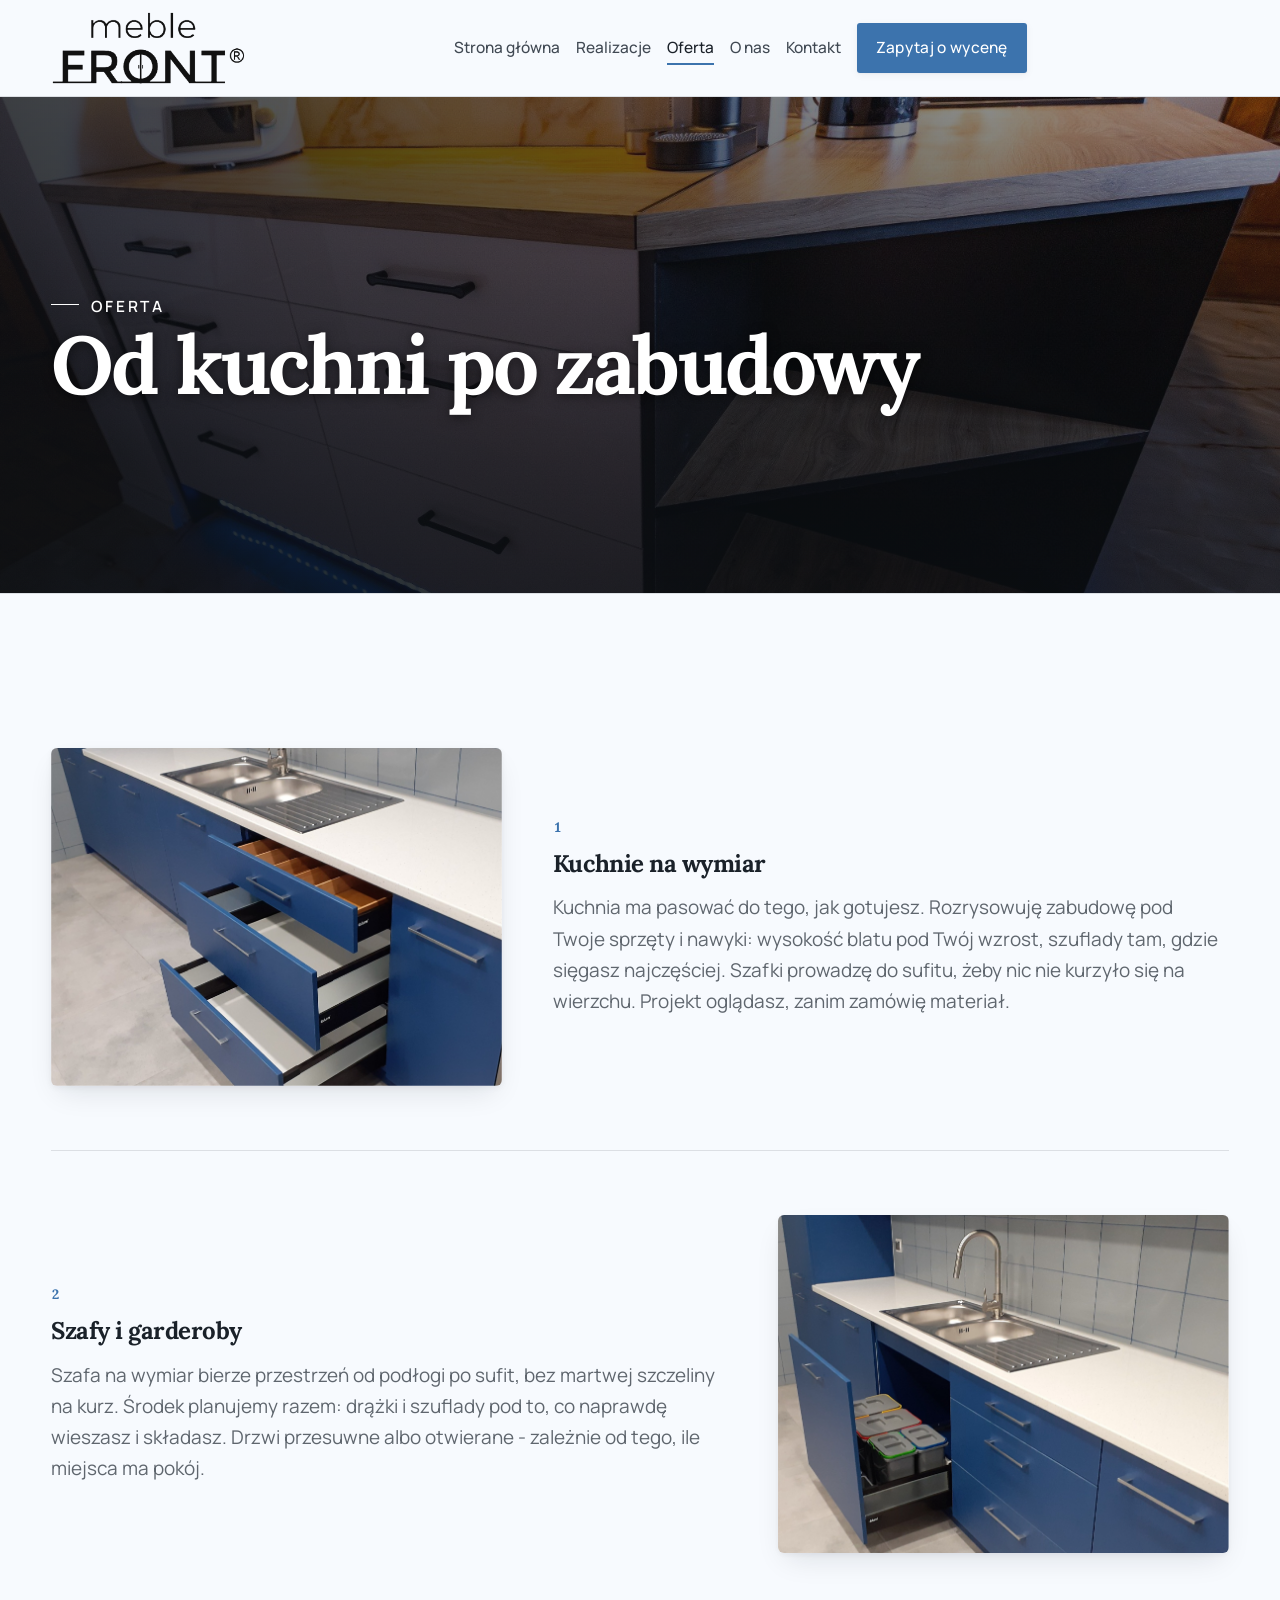
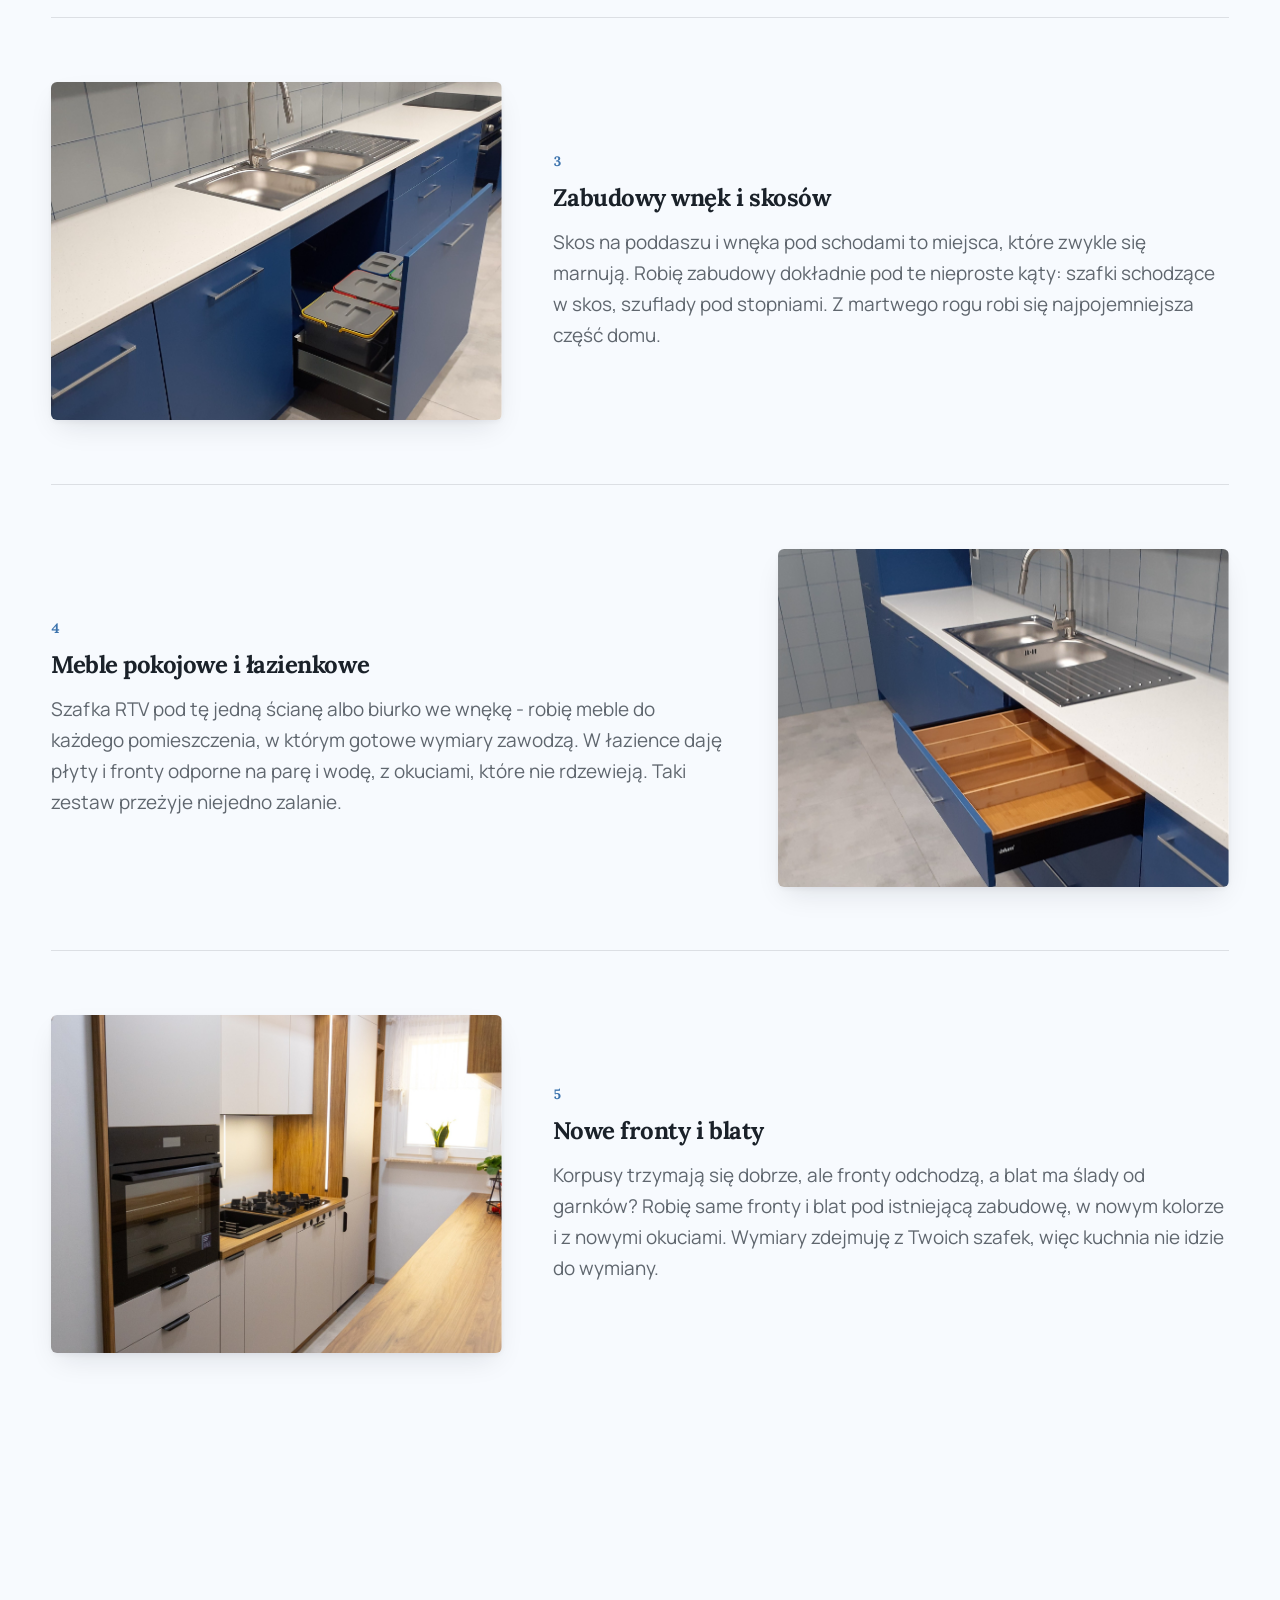
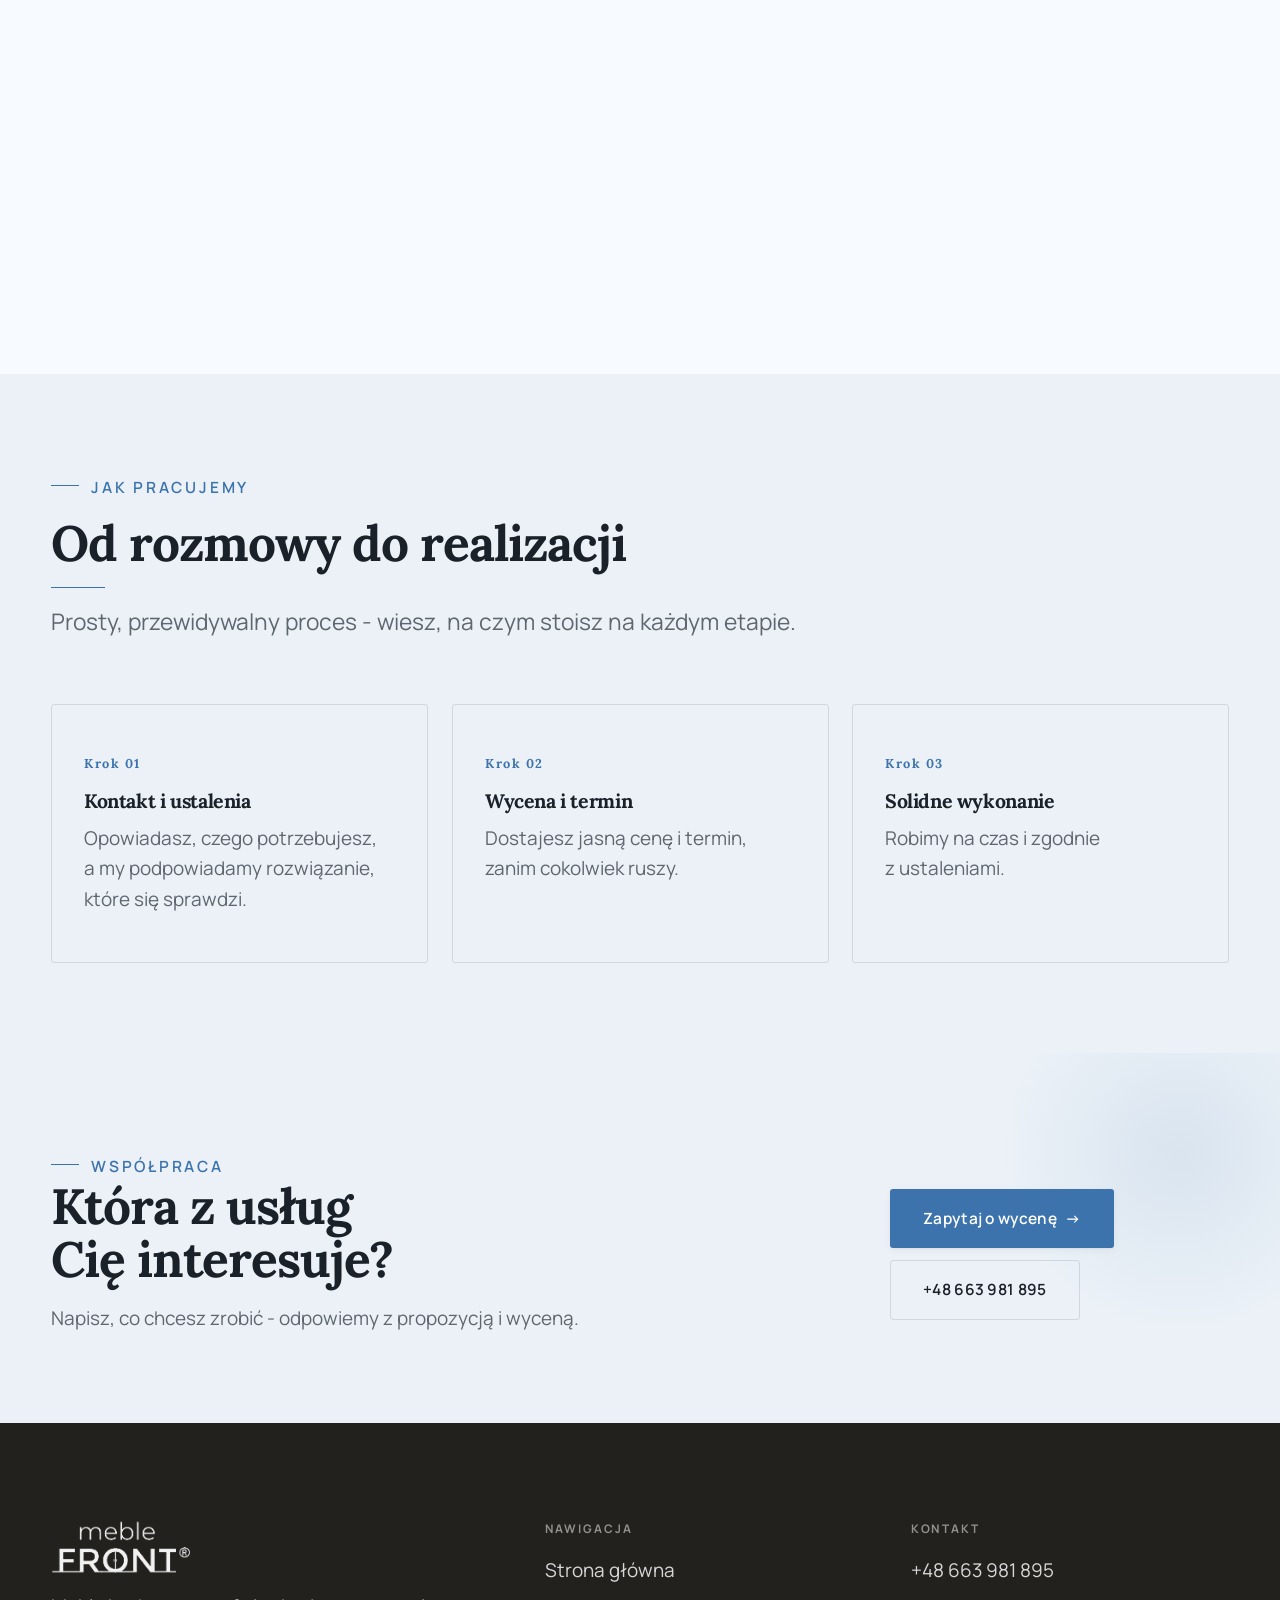
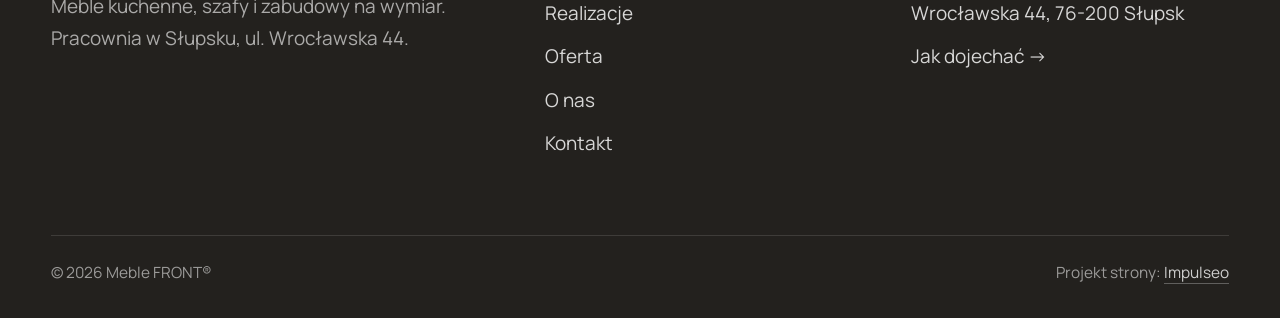
<file: oferta.html>
<!DOCTYPE html>
<html lang="pl">
<head>
<meta name="robots" content="noindex, nofollow">
<meta charset="UTF-8">
<meta name="viewport" content="width=device-width, initial-scale=1.0">
<title>Oferta - Meble FRONT</title>
<meta name="description" content="Meble na wymiar w Słupsku: kuchnie, szafy i zabudowy pod Twoje wnętrze. Bezpłatny pomiar i projekt, jedna cena, montaż z gwarancją. Zadzwoń: +48 663 981 895.">
<meta property="og:type" content="website">
<meta property="og:title" content="Meble FRONT - meble na wymiar, Słupsk">
<meta property="og:description" content="Kuchnie, szafy i zabudowy na wymiar w Słupsku. Bezpłatny pomiar i projekt, jedna cena, montaż z gwarancją. Ocena 4,9 w Google.">
<meta property="og:url" content="https://impulseo-pl.github.io/meble-front-meble-na-wymiar/">
<meta property="og:image" content="https://impulseo-pl.github.io/meble-front-meble-na-wymiar/img/og.jpg">
<meta property="og:image:width" content="1200">
<meta property="og:image:height" content="630">
<meta name="twitter:card" content="summary_large_image">
<script type="application/ld+json">{"@context":"https://schema.org","@type":"LocalBusiness","name":"Meble FRONT - Meble Na Wymiar","url":"https://impulseo-pl.github.io/meble-front-meble-na-wymiar/","telephone":"+48663981895","image":"https://impulseo-pl.github.io/meble-front-meble-na-wymiar/img/og.jpg","address":{"@type":"PostalAddress","streetAddress":"Wroc\u0142awska 44","addressLocality":"S\u0142upsk","postalCode":"76-200","addressCountry":"PL"},"aggregateRating":{"@type":"AggregateRating","ratingValue":"4.9","reviewCount":"39"},"areaServed":"S\u0142upsk"}</script>
<link rel="preconnect" href="https://fonts.googleapis.com">
<link rel="preconnect" href="https://fonts.gstatic.com" crossorigin>
<link href="https://fonts.googleapis.com/css2?family=Lora:wght@500;600;700&family=Manrope:wght@400;500;600&display=swap" rel="stylesheet">
<link rel="stylesheet" href="assets/styles.css?v=12">
<script>
/* WEJŚCIE Z LOGO (prośba Dawida 11.08.2026) — skrypt w <head>, żeby strona nie mignęła
   przed zasłoną. Overlay w CSS jest domyślnie wyłączony; włącza go dopiero ta klasa,
   więc przy wyłączonym JS wejścia po prostu nie ma i nic się nie blokuje.
   Pokazujemy RAZ na wizytę, nie przy każdej podstronie. */
(function(){
  try{
    var h0 = document.documentElement;
    h0.classList.add('js-on');   /* bez skryptu logo w rogu ma zostać widoczne */
    if (matchMedia('(prefers-reduced-motion:reduce)').matches) return;
    /* ?intro na końcu adresu = wejście zagra jeszcze raz (do pokazywania klientowi) */
    var znowu = location.search.indexOf('intro') > -1;
    if (!znowu && sessionStorage.getItem('mf-intro')) return;
    sessionStorage.setItem('mf-intro','1');
    var h = document.documentElement;
    h.classList.add('intro-on');
    var zdjete = false;
    function koniec(){
      if (zdjete) return; zdjete = true;
      h.classList.add('intro-out');
      try { document.dispatchEvent(new CustomEvent('intro:end')); } catch(e){}
      setTimeout(function(){ h.classList.remove('intro-on','intro-out'); }, 800);
    }
    setTimeout(koniec, 2150);
    /* twardy bezpiecznik: cokolwiek by nie padło, po 4 s zasłony nie ma */
    setTimeout(function(){ h.classList.remove('intro-on','intro-out'); }, 4000);
    document.addEventListener('click', koniec);
    window.addEventListener('wheel', koniec, {passive:true});
    window.addEventListener('touchstart', koniec, {passive:true});
    window.addEventListener('keydown', koniec);
  }catch(e){}
})();
</script>
</head>
<body>
<div id="intro" aria-hidden="true"></div>


<header class="nav">
  <div class="wrap nav-inner">
    <a class="brand brand-has-logo" href="index.html"><img class="brand-logo" src="img/logo-r.png" alt="Meble FRONT"></a>
    <nav class="nav-links">
      <a href="index.html">Strona główna</a>
      <a href="realizacje.html">Realizacje</a>
      <a href="oferta.html" class="active">Oferta</a>
      <a href="o-nas.html">O nas</a>
      <a href="kontakt.html">Kontakt</a>
      <a href="kontakt.html" class="btn btn-accent">Zapytaj o wycenę</a>
    </nav>
    <button class="nav-toggle" aria-label="Menu"><span></span><span></span><span></span></button>
  </div>
</header>

<section class="pagehead">
  <img src="img/g2.jpg" alt="Meble FRONT - Od kuchni po zabudowy">
  <div class="wrap">
    <span class="eyebrow">Oferta</span>
    <h1>Od kuchni po zabudowy</h1>
  </div>
</section>
<section>
  <div class="wrap">
    <div class="svc-row reveal">
      <div class="svc-row-art"><img src="img/g11.jpg" alt="Kuchnie na wymiar" loading="lazy"></div>
      <div>
        <span class="num">01</span>
        <h3>Kuchnie na wymiar</h3>
        <p class="muted">Kuchnia ma pasować do tego, jak gotujesz. Rozrysowuję zabudowę pod Twoje sprzęty i nawyki: wysokość blatu pod Twój wzrost, szuflady tam, gdzie sięgasz najczęściej. Szafki prowadzę do sufitu, żeby nic nie kurzyło się na wierzchu. Projekt oglądasz, zanim zamówię materiał.</p>
      </div>
    </div>
    <div class="svc-row rev reveal">
      <div class="svc-row-art"><img src="img/g12.jpg" alt="Szafy i garderoby" loading="lazy"></div>
      <div>
        <span class="num">02</span>
        <h3>Szafy i garderoby</h3>
        <p class="muted">Szafa na wymiar bierze przestrzeń od podłogi po sufit, bez martwej szczeliny na kurz. Środek planujemy razem: drążki i szuflady pod to, co naprawdę wieszasz i składasz. Drzwi przesuwne albo otwierane - zależnie od tego, ile miejsca ma pokój.</p>
      </div>
    </div>
    <div class="svc-row reveal">
      <div class="svc-row-art"><img src="img/g13.jpg" alt="Zabudowy wnęk i skosów" loading="lazy"></div>
      <div>
        <span class="num">03</span>
        <h3>Zabudowy wnęk i skosów</h3>
        <p class="muted">Skos na poddaszu i wnęka pod schodami to miejsca, które zwykle się marnują. Robię zabudowy dokładnie pod te nieproste kąty: szafki schodzące w skos, szuflady pod stopniami. Z martwego rogu robi się najpojemniejsza część domu.</p>
      </div>
    </div>
    <div class="svc-row rev reveal">
      <div class="svc-row-art"><img src="img/g14.jpg" alt="Meble pokojowe i łazienkowe" loading="lazy"></div>
      <div>
        <span class="num">04</span>
        <h3>Meble pokojowe i łazienkowe</h3>
        <p class="muted">Szafka RTV pod tę jedną ścianę albo biurko we wnękę - robię meble do każdego pomieszczenia, w którym gotowe wymiary zawodzą. W łazience daję płyty i fronty odporne na parę i wodę, z okuciami, które nie rdzewieją. Taki zestaw przeżyje niejedno zalanie.</p>
      </div>
    </div>
    <div class="svc-row reveal">
      <div class="svc-row-art"><img src="img/about.jpg" alt="Nowe fronty i blaty" loading="lazy"></div>
      <div>
        <span class="num">05</span>
        <h3>Nowe fronty i blaty</h3>
        <p class="muted">Korpusy trzymają się dobrze, ale fronty odchodzą, a blat ma ślady od garnków? Robię same fronty i blat pod istniejącą zabudowę, w nowym kolorze i z nowymi okuciami. Wymiary zdejmuję z Twoich szafek, więc kuchnia nie idzie do wymiany.</p>
      </div>
    </div>
    <div class="svc-row rev reveal">
      <div class="svc-row-art"><img src="img/g1.jpg" alt="Pomiar i projekt" loading="lazy"></div>
      <div>
        <span class="num">06</span>
        <h3>Pomiar i projekt</h3>
        <p class="muted">Zanim cokolwiek powstanie, przyjeżdżam z miarą i słucham. Sprawdzam piony ścian i przebieg rur - to, co potem najczęściej psuje gotowe projekty. Dostajesz rysunek z wymiarami i cenę. Decyzję podejmujesz na spokojnie, bo projekt do niczego nie zobowiązuje.</p>
      </div>
    </div>
  </div>
</section>
<section class="trust">
  <div class="wrap">
    <div class="head reveal">
      <span class="eyebrow">Jak pracujemy</span>
      <h2>Od rozmowy do realizacji</h2>
      <p>Prosty, przewidywalny proces - wiesz, na czym stoisz na każdym etapie.</p>
    </div>
    <div class="svc-grid">
      <div class="svc reveal"><div class="ic">Krok 01</div><h3>Kontakt i ustalenia</h3><p>Opowiadasz, czego potrzebujesz, a my podpowiadamy rozwiązanie, które się sprawdzi.</p></div>
      <div class="svc reveal"><div class="ic">Krok 02</div><h3>Wycena i termin</h3><p>Dostajesz jasną cenę i termin, zanim cokolwiek ruszy.</p></div>
      <div class="svc reveal"><div class="ic">Krok 03</div><h3>Solidne wykonanie</h3><p>Robimy na czas i zgodnie z ustaleniami.</p></div>
    </div>
  </div>
</section>
<section class="cta">
  <div class="wrap">
    <div class="reveal">
      <span class="eyebrow">Współpraca</span>
      <h2>Która z usług Cię interesuje?</h2>
      <p>Napisz, co chcesz zrobić - odpowiemy z propozycją i wyceną.</p>
    </div>
    <div class="cta-actions reveal">
      <a href="kontakt.html" class="btn btn-light">Zapytaj o wycenę <span class="arr">→</span></a>
      <a href="tel:+48663981895" class="btn btn-ghost btn-ghost-cta">+48 663 981 895</a>
    </div>
  </div>
</section>

<footer>
  <div class="wrap">
    <div class="foot-grid">
      <div class="foot-brand">
        <img class="foot-logo" src="img/logo-r.png" alt="Meble FRONT">
        <p>Meble kuchenne, szafy i zabudowy na wymiar. Pracownia w Słupsku, ul. Wrocławska 44.</p>
      </div>
      <div class="foot-col">
        <h4>Nawigacja</h4>
        <a href="index.html">Strona główna</a>
        <a href="realizacje.html">Realizacje</a>
        <a href="oferta.html">Oferta</a>
        <a href="o-nas.html">O nas</a>
        <a href="kontakt.html">Kontakt</a>
      </div>
      <div class="foot-col">
        <h4>Kontakt</h4>
        <a href="tel:+48663981895">+48 663 981 895</a>
        <p>Wrocławska 44, 76-200 Słupsk</p>
        <a href="https://www.google.com/maps?cid=947977459326520490" target="_blank" rel="noopener">Jak dojechać →</a>
      </div>
    </div>
    <div class="foot-bot">
      <span>© 2026 Meble FRONT&#174;</span>
      <span>Projekt strony: <a class="foot-credit" href="https://impulseo.pl" target="_blank" rel="noopener">Impulseo</a></span>
    </div>
  </div>
</footer>


<script src="assets/main.js?v=6"></script>

<div class="sticky-call" aria-label="Szybki kontakt">
  <a class="sc-call" href="tel:+48663981895"><svg width="17" height="17" viewBox="0 0 24 24" fill="none" stroke="currentColor" stroke-width="1.8" stroke-linecap="round" stroke-linejoin="round" aria-hidden="true"><path d="M6.6 3.5h3l1.4 3.5-2 1.3a12 12 0 0 0 5.6 5.6l1.3-2 3.5 1.4v3a2 2 0 0 1-2.2 2A16.8 16.8 0 0 1 4.6 5.7a2 2 0 0 1 2-2.2Z"/></svg> Zadzwoń</a>
  <a class="sc-quote" href="kontakt.html"><svg width="17" height="17" viewBox="0 0 24 24" fill="none" stroke="currentColor" stroke-width="1.8" stroke-linecap="round" stroke-linejoin="round" aria-hidden="true"><path d="M4 5.5h16v11H8.5L4 20V5.5Z"/></svg> Napisz</a>
</div>
</body>
</html>
</file>
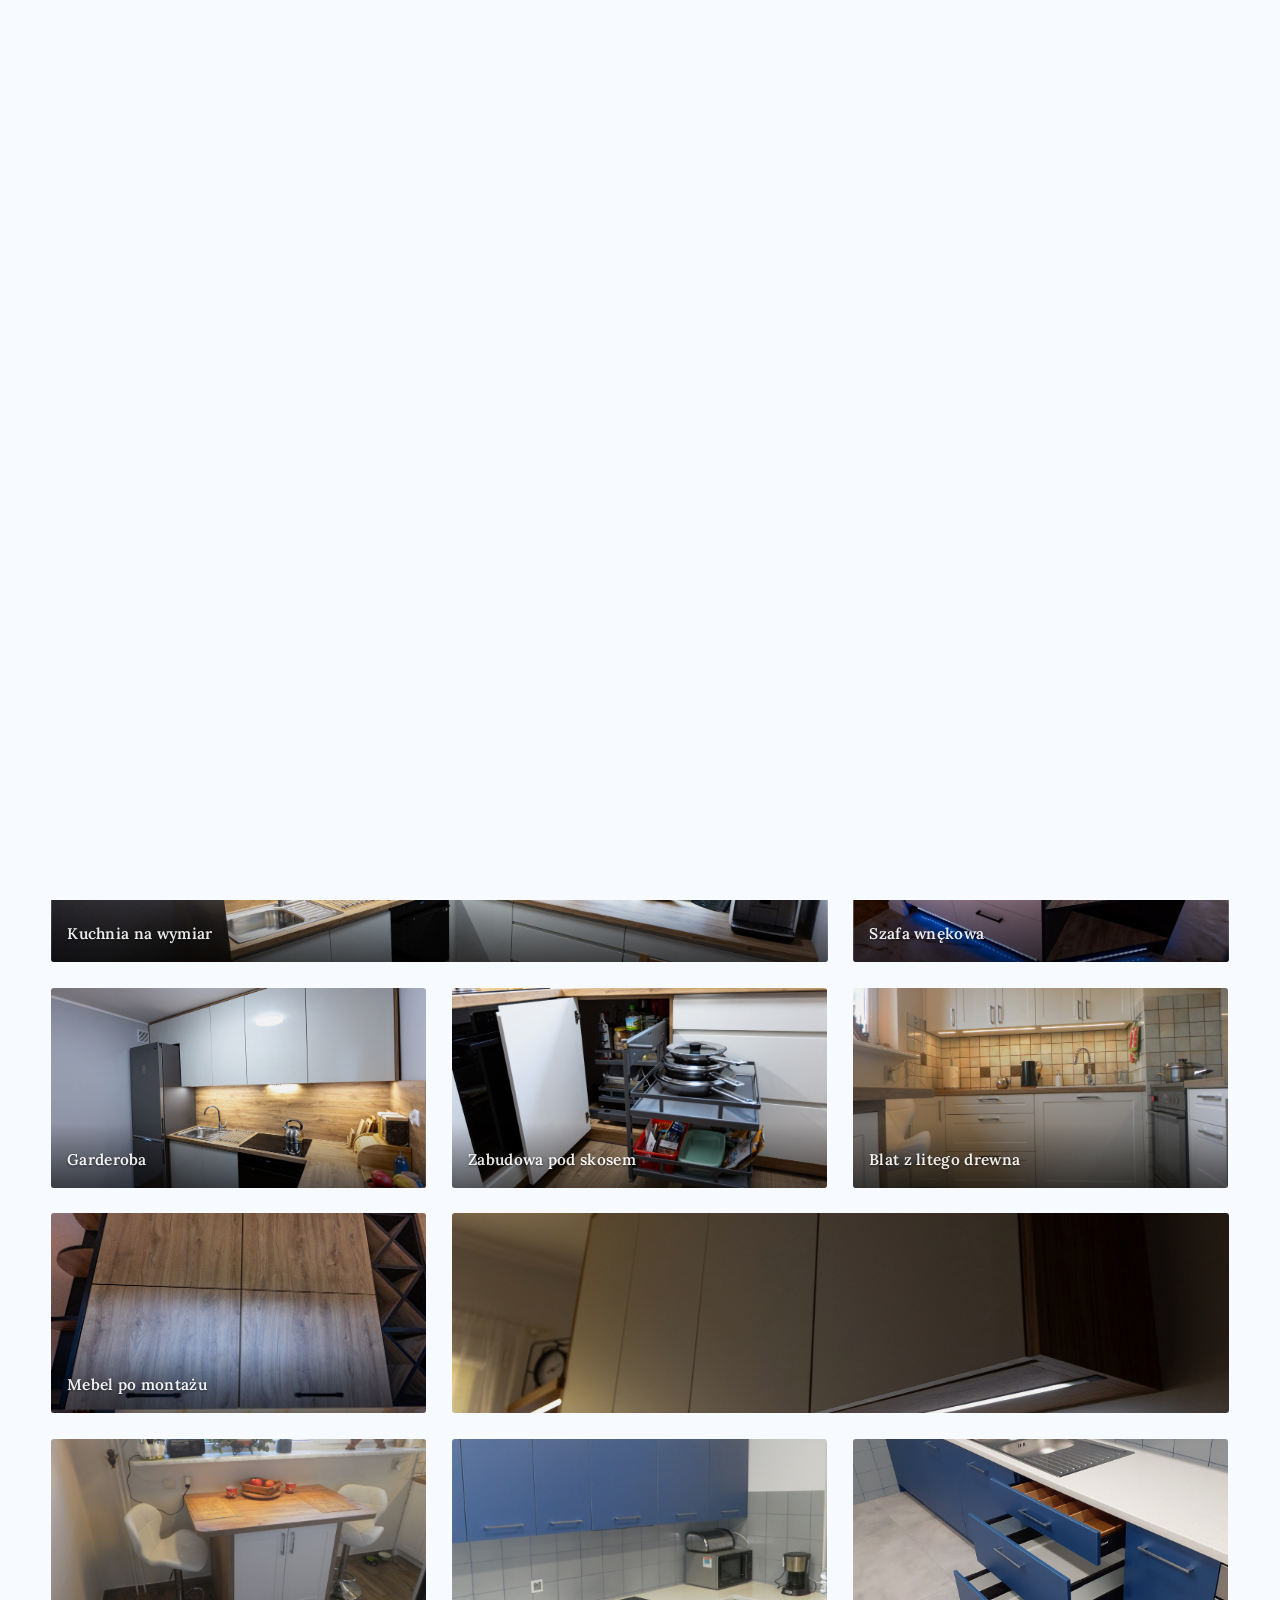
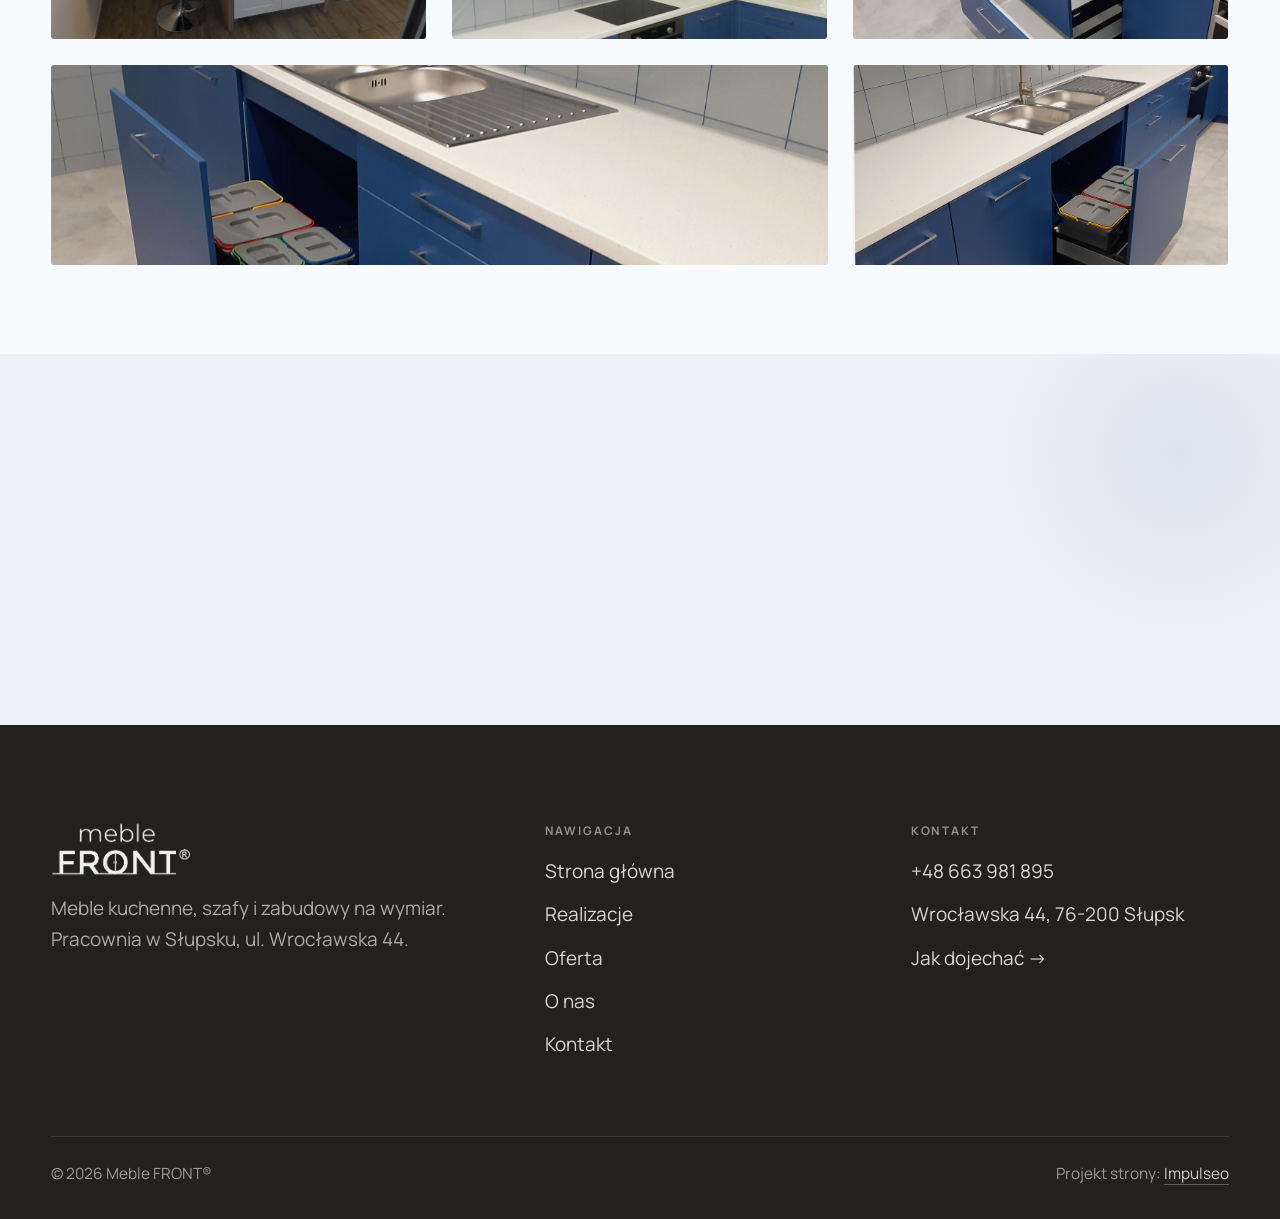
<file: realizacje.html>
<!DOCTYPE html>
<html lang="pl">
<head>
<meta name="robots" content="noindex, nofollow">
<meta charset="UTF-8">
<meta name="viewport" content="width=device-width, initial-scale=1.0">
<title>Realizacje - Meble FRONT</title>
<meta name="description" content="Realizacje Meble FRONT: Kuchnia na wymiar, Szafa wnękowa, Garderoba, Zabudowa pod skosem, Blat z litego drewna">
<meta property="og:type" content="website">
<meta property="og:title" content="Meble FRONT - meble na wymiar, Słupsk">
<meta property="og:description" content="Kuchnie, szafy i zabudowy na wymiar w Słupsku. Bezpłatny pomiar i projekt, jedna cena, montaż z gwarancją. Ocena 4,9 w Google.">
<meta property="og:url" content="https://impulseo-pl.github.io/meble-front-meble-na-wymiar/">
<meta property="og:image" content="https://impulseo-pl.github.io/meble-front-meble-na-wymiar/img/og.jpg">
<meta property="og:image:width" content="1200">
<meta property="og:image:height" content="630">
<meta name="twitter:card" content="summary_large_image">
<script type="application/ld+json">{"@context":"https://schema.org","@type":"LocalBusiness","name":"Meble FRONT - Meble Na Wymiar","url":"https://impulseo-pl.github.io/meble-front-meble-na-wymiar/","telephone":"+48663981895","image":"https://impulseo-pl.github.io/meble-front-meble-na-wymiar/img/og.jpg","address":{"@type":"PostalAddress","streetAddress":"Wroc\u0142awska 44","addressLocality":"S\u0142upsk","postalCode":"76-200","addressCountry":"PL"},"aggregateRating":{"@type":"AggregateRating","ratingValue":"4.9","reviewCount":"39"},"areaServed":"S\u0142upsk"}</script>
<link rel="preconnect" href="https://fonts.googleapis.com">
<link rel="preconnect" href="https://fonts.gstatic.com" crossorigin>
<link href="https://fonts.googleapis.com/css2?family=Lora:wght@500;600;700&family=Manrope:wght@400;500;600&display=swap" rel="stylesheet">
<link rel="stylesheet" href="assets/styles.css?v=12">
<script>
/* WEJŚCIE Z LOGO (prośba Dawida 11.08.2026) — skrypt w <head>, żeby strona nie mignęła
   przed zasłoną. Overlay w CSS jest domyślnie wyłączony; włącza go dopiero ta klasa,
   więc przy wyłączonym JS wejścia po prostu nie ma i nic się nie blokuje.
   Pokazujemy RAZ na wizytę, nie przy każdej podstronie. */
(function(){
  try{
    var h0 = document.documentElement;
    h0.classList.add('js-on');   /* bez skryptu logo w rogu ma zostać widoczne */
    if (matchMedia('(prefers-reduced-motion:reduce)').matches) return;
    /* ?intro na końcu adresu = wejście zagra jeszcze raz (do pokazywania klientowi) */
    var znowu = location.search.indexOf('intro') > -1;
    if (!znowu && sessionStorage.getItem('mf-intro')) return;
    sessionStorage.setItem('mf-intro','1');
    var h = document.documentElement;
    h.classList.add('intro-on');
    var zdjete = false;
    function koniec(){
      if (zdjete) return; zdjete = true;
      h.classList.add('intro-out');
      try { document.dispatchEvent(new CustomEvent('intro:end')); } catch(e){}
      setTimeout(function(){ h.classList.remove('intro-on','intro-out'); }, 800);
    }
    setTimeout(koniec, 2150);
    /* twardy bezpiecznik: cokolwiek by nie padło, po 4 s zasłony nie ma */
    setTimeout(function(){ h.classList.remove('intro-on','intro-out'); }, 4000);
    document.addEventListener('click', koniec);
    window.addEventListener('wheel', koniec, {passive:true});
    window.addEventListener('touchstart', koniec, {passive:true});
    window.addEventListener('keydown', koniec);
  }catch(e){}
})();
</script>
</head>
<body>
<div id="intro" aria-hidden="true"></div>


<header class="nav">
  <div class="wrap nav-inner">
    <a class="brand brand-has-logo" href="index.html"><img class="brand-logo" src="img/logo-r.png" alt="Meble FRONT"></a>
    <nav class="nav-links">
      <a href="index.html">Strona główna</a>
      <a href="realizacje.html" class="active">Realizacje</a>
      <a href="oferta.html">Oferta</a>
      <a href="o-nas.html">O nas</a>
      <a href="kontakt.html">Kontakt</a>
      <a href="kontakt.html" class="btn btn-accent">Zapytaj o wycenę</a>
    </nav>
    <button class="nav-toggle" aria-label="Menu"><span></span><span></span><span></span></button>
  </div>
</header>

<section class="pagehead">
  <img src="img/g10.jpg" alt="Meble FRONT - Nasze prace">
  <div class="wrap">
    <span class="eyebrow">Realizacje</span>
    <h1>Nasze prace</h1>
    <p>Zdjęcia z moich montaży, w domach klientów - żadnych wizualizacji z katalogu. Tak te meble wyglądają na co dzień.</p>
  </div>
</section>
<section>
  <div class="wrap">
    <div class="gallery">
      <div class="tile t-two3 reveal"><img src="img/g1.jpg" alt="Kuchnia na wymiar" loading="lazy"><div class="cap">Kuchnia na wymiar</div></div>
      <div class="tile t-third reveal"><img src="img/g2.jpg" alt="Szafa wnękowa" loading="lazy"><div class="cap">Szafa wnękowa</div></div>
      <div class="tile t-third reveal"><img src="img/g3.jpg" alt="Garderoba" loading="lazy"><div class="cap">Garderoba</div></div>
      <div class="tile t-third reveal"><img src="img/g4.jpg" alt="Zabudowa pod skosem" loading="lazy"><div class="cap">Zabudowa pod skosem</div></div>
      <div class="tile t-third reveal"><img src="img/g5.jpg" alt="Blat z litego drewna" loading="lazy"><div class="cap">Blat z litego drewna</div></div>
      <div class="tile t-third reveal"><img src="img/g6.jpg" alt="Mebel po montażu" loading="lazy"><div class="cap">Mebel po montażu</div></div>
      <div class="tile t-two3 reveal"><img src="img/g7.jpg" alt="Meble FRONT" loading="lazy"></div>
      <div class="tile t-third reveal"><img src="img/g8.jpg" alt="Meble FRONT" loading="lazy"></div>
      <div class="tile t-third reveal"><img src="img/g9.jpg" alt="Meble FRONT" loading="lazy"></div>
      <div class="tile t-third reveal"><img src="img/g11.jpg" alt="Meble FRONT" loading="lazy"></div>
      <div class="tile t-two3 reveal"><img src="img/g12.jpg" alt="Meble FRONT" loading="lazy"></div>
      <div class="tile t-third reveal"><img src="img/g13.jpg" alt="Meble FRONT" loading="lazy"></div>
    </div>
  </div>
</section>
<section class="cta">
  <div class="wrap">
    <div class="reveal">
      <span class="eyebrow">Współpraca</span>
      <h2>Spodobały Ci się nasze prace?</h2>
      <p>Opowiedz, co trzeba zrobić - przygotujemy wycenę dopasowaną do potrzeb.</p>
    </div>
    <div class="cta-actions reveal">
      <a href="kontakt.html" class="btn btn-light">Zapytaj o wycenę <span class="arr">→</span></a>
      <a href="tel:+48663981895" class="btn btn-ghost btn-ghost-cta">+48 663 981 895</a>
    </div>
  </div>
</section>

<footer>
  <div class="wrap">
    <div class="foot-grid">
      <div class="foot-brand">
        <img class="foot-logo" src="img/logo-r.png" alt="Meble FRONT">
        <p>Meble kuchenne, szafy i zabudowy na wymiar. Pracownia w Słupsku, ul. Wrocławska 44.</p>
      </div>
      <div class="foot-col">
        <h4>Nawigacja</h4>
        <a href="index.html">Strona główna</a>
        <a href="realizacje.html">Realizacje</a>
        <a href="oferta.html">Oferta</a>
        <a href="o-nas.html">O nas</a>
        <a href="kontakt.html">Kontakt</a>
      </div>
      <div class="foot-col">
        <h4>Kontakt</h4>
        <a href="tel:+48663981895">+48 663 981 895</a>
        <p>Wrocławska 44, 76-200 Słupsk</p>
        <a href="https://www.google.com/maps?cid=947977459326520490" target="_blank" rel="noopener">Jak dojechać →</a>
      </div>
    </div>
    <div class="foot-bot">
      <span>© 2026 Meble FRONT&#174;</span>
      <span>Projekt strony: <a class="foot-credit" href="https://impulseo.pl" target="_blank" rel="noopener">Impulseo</a></span>
    </div>
  </div>
</footer>


<script src="assets/main.js?v=6"></script>

<div class="sticky-call" aria-label="Szybki kontakt">
  <a class="sc-call" href="tel:+48663981895"><svg width="17" height="17" viewBox="0 0 24 24" fill="none" stroke="currentColor" stroke-width="1.8" stroke-linecap="round" stroke-linejoin="round" aria-hidden="true"><path d="M6.6 3.5h3l1.4 3.5-2 1.3a12 12 0 0 0 5.6 5.6l1.3-2 3.5 1.4v3a2 2 0 0 1-2.2 2A16.8 16.8 0 0 1 4.6 5.7a2 2 0 0 1 2-2.2Z"/></svg> Zadzwoń</a>
  <a class="sc-quote" href="kontakt.html"><svg width="17" height="17" viewBox="0 0 24 24" fill="none" stroke="currentColor" stroke-width="1.8" stroke-linecap="round" stroke-linejoin="round" aria-hidden="true"><path d="M4 5.5h16v11H8.5L4 20V5.5Z"/></svg> Napisz</a>
</div>
</body>
</html>
</file>
<file: assets/styles.css>
/* ============================================================
   STOLBASZ — premium, architektoniczny B2B fit-out
   Jasna paleta, zero brązu. System wg premium-web-craft.
   Projekt strony: Impulseo (impulseo.pl)
   ============================================================ */

:root{
  /* PALETA — jasna, architektoniczna, chłodna */
  --paper:#F3F1EC;          /* główne tło */
  --paper-2:#E6E3DB;        /* sekcje alternatywne (chłodny jasny szary) */
  --paper-3:#E6E3DB;        /* delikatne wypełnienia */
  --ink:#23211E;            /* tekst główny — chłodny grafit */
  --ink-soft:#43403A;       /* nagłówki drugorzędne */
  --muted:#6C6860;          /* tekst poboczny */
  --line:rgba(35,33,30,.12);/* hairline */
  --accent:#8A6B3C;         /* stonowany petrol-slate — jedyny akcent */
  --accent-d:#6E5430;
  --accent-soft:rgba(138,107,60,.10);
  --dark:#23211E;           /* sekcje ciemne (stopka/CTA) */

  /* HOVER ZDJĘĆ — JEDEN standard dla całego silnika (decyzja K. 04.08.2026, artefakt z wariantami).
     Delikatny zoom 1.02 + rozjaśnienie. Dawne scale(1.05) ODRZUCONE: skakał kadr.
     Spoczynek lekko przygaszony, ale TYLKO tam, gdzie jest mysz (@media hover:hover) —
     na telefonie zdjęcia zostają w pełnej jasności. */
  --img-zoom:1.02;
  --img-rest:brightness(.95) saturate(.99);
  --img-hot:brightness(1.06) saturate(1.05);
  --img-dur:.55s;

  /* ODSTĘPY — skala 4/8 */
  --space-1:4px; --space-2:8px; --space-3:12px; --space-4:16px; --space-5:24px;
  --space-6:32px; --space-7:48px; --space-8:64px; --space-9:96px; --space-10:128px;

  /* TYPOGRAFIA — fluid clamp() (skala podbita 16.07.2026: większe, czytelniejsze litery — uwaga Adama) */
  --text-sm:clamp(.9rem,.87rem + .12vw,1rem);
  --text-base:clamp(1.08rem,1.04rem + .18vw,1.2rem);
  --text-lg:clamp(1.24rem,1.15rem + .34vw,1.44rem);
  --text-h3:clamp(1.34rem,1.22rem + .55vw,1.66rem);
  --text-h2:clamp(2.1rem,1.66rem + 2.1vw,3.1rem);
  --text-h1:clamp(2.9rem,2.1rem + 4vw,5.1rem);

  /* PROMIENIE — architektoniczne, raczej ostre */
  --r-sm:3px; --r-md:6px; --r-lg:10px;

  /* RUCH */
  --ease:cubic-bezier(.25,.46,.45,.94); --dur:.24s;

  /* CIENIE — miękkie, warstwowe */
  --sh-sm:0 1px 2px rgba(16,24,32,.04), 0 2px 8px rgba(16,24,32,.05);
  --sh-md:0 2px 6px rgba(16,24,32,.05), 0 12px 28px -8px rgba(16,24,32,.12);
  --sh-lg:0 6px 14px rgba(16,24,32,.07), 0 26px 56px -18px rgba(16,24,32,.22);

  --hairline:1px solid var(--line);

  --font-display:'Lora',serif;
  --font-body:'Manrope',sans-serif;
}

*{box-sizing:border-box;margin:0;padding:0}
html{scroll-behavior:smooth}
body{
  font-family:var(--font-body);
  font-size:var(--text-base);
  line-height:1.65;
  color:var(--ink);
  background:var(--paper);
  -webkit-font-smoothing:antialiased;
  text-rendering:optimizeLegibility;
}
img{max-width:100%;display:block}
a{color:inherit;text-decoration:none}

.wrap{width:min(92%,1180px);margin-inline:auto}
section{padding-block:clamp(52px,6.5vw,96px)}

h1,h2,h3{font-family:var(--font-display);font-weight:700;line-height:1.08;letter-spacing:-.02em;color:var(--ink)}
h1{font-size:var(--text-h1);letter-spacing:-.035em}
h2{font-size:var(--text-h2);letter-spacing:-.025em}
h3{font-size:var(--text-h3)}
/* MIARA — długość wiersza. WCAG 2.2 SC 1.4.8: max 80 znaków; Butterick: 45–90.
   68ch daje realnie 72–78 znaków polskiego tekstu, czyli z zapasem pod granicą.
   Wcześniej limit miał TYLKO <p> — <li>, <blockquote> i <dd> nie miały żadnego,
   i to jedyny powód, dla którego 23 bloki na dwóch oddanych stronach jadą po
   83–106 znaków w wierszu (pomiar 07.08.2026, bramka `miara`).
   ⚠️ Listy i definicje ograniczamy TYLKO bez klasy: `ul`/`ol` z klasą to u nas
   układ (siatki kafli, menu), a nie tekst ciągły — tam miarę wyznacza układ. */
:root{ --miara:68ch }
p{max-width:min(100%,var(--miara))}
blockquote,
ul:not([class])>li, ol:not([class])>li,
dl:not([class])>dd{max-width:min(100%,var(--miara))}

/* ⚠️ Świadomie BEZ wyjątku `.tile p,.card p,.svc p{max-width:none}`, choć nasuwa się sam:
   te akapity BYŁY już ograniczone (stare `p{max-width:65ch}`), więc „wyjątek" nie odblokowałby
   niczego nowego — tylko ROZLUŹNIŁ stan sprzed zmiany na wszystkich demach naraz.
   `figcaption` żadna z reguł wyżej nie dotyczy, więc też nie potrzebuje zwolnienia. */

/* ŁAMANIE. `balance` wyrównuje długości wierszy w nagłówku, `pretty` pilnuje ostatniego
   wiersza akapitu, żeby nie został w nim jeden wyraz. Obsługiwane od Chrome 117 /
   Safari 17.5; starsze przeglądarki po prostu ignorują tę własność.
   `text-wrap:pretty` nie występowało dotąd ANI RAZ w silniku ani w repo klientów. */
h1,h2,h3,.lead,.lede{text-wrap:balance}
p,li,blockquote,dd{text-wrap:pretty}

.eyebrow{
  font-family:var(--font-body);
  font-size:var(--text-sm);
  font-weight:600;
  letter-spacing:.18em;
  text-transform:uppercase;
  color:var(--accent);
  display:inline-flex;align-items:center;gap:var(--space-3);
}
/* flex:none + margin-top = kreska trzyma się PIERWSZEJ linii. Wcześniej align-items:center
   centrowało ją względem całego bloku i przy zawinięciu (długi kicker typu
   „…WNĘTRZ · LESZNO · OD 2019") druga linia lądowała z brzydkim wcięciem. */
.eyebrow{align-items:flex-start}
.eyebrow>*,.eyebrow{text-wrap:balance}   /* dlugi kicker lamal sie na sierote typu samo „2019" w drugiej linii */
.eyebrow::before{content:"";width:28px;height:1px;background:var(--accent);display:inline-block;flex:none;margin-top:.62em}

.muted{color:var(--muted)}
.lead{font-size:var(--text-lg);line-height:1.55;color:var(--ink-soft);max-width:50ch}

/* ---------- BUTTONS ---------- */
.btn{
  display:inline-flex;align-items:center;gap:var(--space-2);
  font-weight:600;font-size:var(--text-sm);letter-spacing:.02em;
  padding:var(--space-4) var(--space-6);
  border-radius:var(--r-sm);
  transition:transform var(--dur) var(--ease),box-shadow var(--dur) var(--ease),background var(--dur) var(--ease);
  cursor:pointer;border:1px solid transparent;
}
.btn-accent{background:var(--accent);color:#fff;box-shadow:var(--sh-sm)}
.btn-accent:hover{background:var(--accent-d);transform:translateY(-2px);box-shadow:var(--sh-md)}
.btn-accent:active{transform:translateY(0);box-shadow:var(--sh-sm)}
.btn-ghost{background:transparent;color:var(--ink);border-color:var(--line)}
.btn-ghost:hover{border-color:var(--accent);color:var(--accent);transform:translateY(-2px)}
.btn-light{background:#fff;color:var(--ink);box-shadow:var(--sh-sm)}
.btn-light:hover{transform:translateY(-2px);box-shadow:var(--sh-md)}
.btn .arr{transition:transform var(--dur) var(--ease)}
.btn:hover .arr{transform:translateX(4px)}

/* ---------- NAV ---------- */
.nav{
  position:sticky;top:0;z-index:50;
  background:color-mix(in srgb,var(--paper) 88%,transparent);
  backdrop-filter:saturate(140%) blur(10px);
  border-bottom:var(--hairline);
}
.nav-inner{display:flex;align-items:center;justify-content:space-between;gap:var(--space-5);height:72px}
/* ANTY-NACHODZENIE (K. 05.08.2026): długa nazwa firmy + przycisk z pełnym numerem nie mieściły się w pasku
   i flex ściskał linki PONIŻEJ ich treści - "Kontakt" wchodził na ramkę "Zadzwoń +48 ...". Teraz ustępuje
   nazwa marki (skrót wielokropkiem), a menu i przycisk nigdy się nie kurczą ani nie zachodzą na siebie. */
.brand{display:flex;flex-direction:column;line-height:1;min-width:0;flex:0 1 auto}
.brand .name{font-family:var(--font-display);font-weight:800;font-size:1.35rem;letter-spacing:.04em;white-space:nowrap;overflow:hidden;text-overflow:ellipsis}
.brand .sub{font-size:.62rem;letter-spacing:.34em;text-transform:uppercase;color:var(--muted);margin-top:5px;white-space:nowrap;overflow:hidden;text-overflow:ellipsis}
.nav-links{display:flex;align-items:center;gap:var(--space-6);flex:0 0 auto}
.nav-links a{font-size:var(--text-sm);font-weight:500;color:var(--ink-soft);position:relative;padding-block:4px;white-space:nowrap;transition:color var(--dur) var(--ease)}
.nav-links a::after{content:"";position:absolute;left:0;bottom:0;width:0;height:1.5px;background:var(--accent);transition:width var(--dur) var(--ease)}
.nav-links a:hover,.nav-links a.active{color:var(--ink)}
.nav-links a:hover::after,.nav-links a.active::after{width:100%}
.nav-links .btn{padding:var(--space-2) var(--space-5)}
/* przyciski w nav: właściwy kolor (przebij .nav-links a) + bez podkreślenia */
.nav-links a.btn-accent{color:#fff}
.nav-links a.btn-ghost,.nav-links a.btn-light{color:var(--ink)}
.nav-links a.btn::after{display:none}
.nav-toggle{display:none;background:none;border:none;cursor:pointer;flex-direction:column;gap:5px;padding:8px}
.nav-toggle span{width:24px;height:2px;background:var(--ink);transition:var(--dur)}
/* Ciasny zakres MIĘDZY menu mobilnym a pełnym pulpitem: zbijamy odstępy i nazwę marki,
   żeby wszystko zmieściło się naturalnie, zanim w ogóle dojdzie do skracania wielokropkiem. */
@media(max-width:1280px) and (min-width:921px){
  .nav-links{gap:var(--space-4)}
  .nav-links .btn{padding:var(--space-2) var(--space-4)}
  .brand .name{font-size:1.15rem}
}

/* ---------- HERO (split) ---------- */
.hero{position:relative;overflow:hidden;border-bottom:var(--hairline)}
.hero-grid{display:grid;grid-template-columns:1.05fr .95fr;gap:clamp(24px,4vw,60px);align-items:center;
  padding-block:clamp(36px,4.5vw,64px)}
.hero-copy .eyebrow{margin-bottom:var(--space-5)}
.hero-copy h1{margin-bottom:var(--space-5)}
.hero-copy .lead{margin-bottom:var(--space-7)}
.hero-actions{display:flex;flex-wrap:wrap;gap:var(--space-4)}
.hero-art{position:relative;aspect-ratio:4/3;border-radius:var(--r-lg);overflow:hidden;box-shadow:var(--sh-lg)}
.hero-art img{width:100%;height:100%;object-fit:cover}
.hero-art::after{content:"";position:absolute;inset:0;background:linear-gradient(180deg,transparent 55%,rgba(18,24,28,.28))}
.hero-badge{position:absolute;left:var(--space-5);bottom:var(--space-5);z-index:2;
  background:rgba(252,252,251,.94);backdrop-filter:blur(4px);
  border-radius:var(--r-md);padding:var(--space-4) var(--space-5);box-shadow:var(--sh-md);max-width:78%}
.hero-badge strong{display:block;font-family:var(--font-display);font-size:1rem;letter-spacing:-.01em}
.hero-badge span{font-size:var(--text-sm);color:var(--muted)}

/* ---------- HERO duży / kinowy (strona główna) ---------- */
.hero-cine{position:relative;min-height:clamp(560px,82vh,840px);min-height:clamp(560px,82svh,840px);display:flex;align-items:center;overflow:hidden;border-bottom:var(--hairline)}
.hero-cine>img{position:absolute;inset:0;width:100%;height:100%;object-fit:cover;z-index:0}
.hero-cine::after{content:"";position:absolute;inset:0;z-index:1;
  background:linear-gradient(95deg,rgba(13,18,23,.86) 0%,rgba(13,18,23,.64) 32%,rgba(13,18,23,.24) 62%,rgba(13,18,23,.04) 100%)}
.hero-cine .wrap{position:relative;z-index:2;padding-block:var(--space-8)}
.hero-cine .hero-copy{max-width:660px}
.hero-cine .eyebrow{color:#fff;margin-bottom:var(--space-5)}
.hero-cine .eyebrow::before{background:#fff}
.hero-cine h1{color:#fff;margin-bottom:var(--space-5);font-size:clamp(2.9rem,2rem + 4.4vw,5.2rem);text-wrap:balance}
.hero-cine .lead{color:rgba(255,255,255,.92);max-width:48ch;margin-bottom:var(--space-7)}
.hero-cine .hero-actions{display:flex;flex-wrap:wrap;gap:var(--space-4)}
/* NISKIE OKNO (laptop z dokiem i paskami przeglądarki ma ~700-780 px wysokości widoku):
   H1 do 5.2rem + długi lead nie mieściły się i przyciski wypadały POD krawędź ekranu -
   klient widział stronę bez ani jednego CTA. Skalujemy w dół, zamiast przycinać treść. */
@media(min-width:821px) and (max-height:820px){
  .hero-cine{min-height:clamp(520px,94svh,780px)}
  .hero-cine .wrap{padding-block:var(--space-6)}
  .hero-cine h1{font-size:clamp(2.2rem,1.5rem + 2.6vw,3.6rem);margin-bottom:var(--space-4)}
  .hero-cine .eyebrow{margin-bottom:var(--space-4)}
  .hero-cine .lead{margin-bottom:var(--space-5);max-width:44ch}
}
@media(max-width:680px){
  .hero-cine{min-height:clamp(520px,76vh,640px);min-height:clamp(520px,76svh,640px);align-items:flex-end}
  .hero-cine::after{background:linear-gradient(0deg,rgba(13,18,23,.9) 6%,rgba(13,18,23,.45) 55%,rgba(13,18,23,.25) 100%)}
  .hero-cine .wrap{padding-bottom:var(--space-9)}
  /* TELEFON (~90% oglądających): lead potrafił zająć 8 linii i zepchnąć CTA poza pierwszy ekran.
     Zwężamy interlinię i skalę - treści nie ucinamy, bo to ona sprzedaje. */
  .hero-cine .lead{font-size:.98rem;line-height:1.5;margin-bottom:var(--space-5)}
  .hero-cine .eyebrow{font-size:.72rem;letter-spacing:.13em;margin-bottom:var(--space-4)}
  .hero-cine .eyebrow::before{width:20px}
  .hero-cine h1{margin-bottom:var(--space-4)}
}

/* full-bleed hero variant (podstrony) */
.pagehead{position:relative;min-height:46vh;min-height:46svh;display:flex;align-items:flex-end;overflow:hidden;border-bottom:var(--hairline)}
.pagehead img{position:absolute;inset:0;width:100%;height:100%;object-fit:cover}
.pagehead::after{content:"";position:absolute;inset:0;background:linear-gradient(180deg,rgba(18,24,28,.25),rgba(18,24,28,.62))}
.pagehead .wrap{position:relative;z-index:2;padding-block:var(--space-9);color:#fff}
.pagehead h1{color:#fff;max-width:18ch}
.pagehead .eyebrow{color:#fff}
.pagehead .eyebrow::before{background:#fff}
.pagehead p{color:rgba(255,255,255,.86);margin-top:var(--space-4);max-width:54ch}

/* ---------- STRIP (pasek skrótów / liczby) ---------- */
.strip{background:var(--dark);color:#fff}
/* PASEK HASEŁ — standard 04.08.2026 (decyzja K.): 5 haseł w JEDNYM rzędzie, tekst WYŚRODKOWANY,
   węższe marginesy boczne niż reszta strony (pasek ma iść szerzej), równe wysokości kolumn. */
.strip .wrap{width:min(96%,1440px);display:grid;grid-template-columns:repeat(5,1fr);
  gap:var(--space-5);padding-block:var(--space-7);align-items:stretch}
.strip .item .k{font-family:var(--font-display);font-size:clamp(1.05rem,.82rem + .85vw,1.55rem);
  font-weight:800;letter-spacing:-.02em;color:#fff;line-height:1.18;text-wrap:balance}
.strip .item .v{font-size:var(--text-sm);color:rgba(255,255,255,.66);margin-top:var(--space-2);line-height:1.4}
.strip .item{border-left:2px solid var(--accent);padding-inline:var(--space-4);
  text-align:center;display:flex;flex-direction:column;justify-content:center}
/* liczba kolumn = liczba haseł, żeby ostatnie nie zostawało samo w drugim rzędzie.
   Klasę n-N nadaje multipage.py; domyślnie (bez klasy) pasek jest 5-kolumnowy. */
.strip.n-2 .wrap{grid-template-columns:repeat(2,1fr)}
.strip.n-3 .wrap{grid-template-columns:repeat(3,1fr)}
.strip.n-4 .wrap{grid-template-columns:repeat(4,1fr);gap:var(--space-6)}
.strip.n-4 .item .k{font-size:clamp(1.3rem,1rem + 1.1vw,2rem)}
.strip.n-6 .wrap{grid-template-columns:repeat(6,1fr);gap:var(--space-4)}
.strip.n-6 .item .k{font-size:clamp(.98rem,.8rem + .7vw,1.35rem)}
/* równe łamanie: zamiast "długa linia + jedno słowo" obie linie zbliżonej długości */
.strip .item .k{text-wrap:balance}

/* ---------- SECTION HEAD ---------- */
.head{max-width:48rem;margin-bottom:var(--space-8)}
.head.center{margin-inline:auto;text-align:center}
.head .eyebrow{margin-bottom:var(--space-4)}
.head h2{margin-bottom:var(--space-4)}
.head p{color:var(--muted);font-size:var(--text-lg);line-height:1.55}
.head.center p{margin-inline:auto}

/* ---------- INTRO SPLIT ---------- */
.split{display:grid;grid-template-columns:.92fr 1.08fr;gap:clamp(28px,5vw,80px);align-items:center}
.split.rev{grid-template-columns:1.08fr .92fr}
.split.rev .split-art{order:-1}
.split-art{position:relative;aspect-ratio:5/4;border-radius:var(--r-lg);overflow:hidden;box-shadow:var(--sh-lg)}
.split-art img{width:100%;height:100%;object-fit:cover}
.split-copy h2{margin-bottom:var(--space-5)}
.split-copy p+p{margin-top:var(--space-4)}
.split-copy .btn{margin-top:var(--space-6)}

/* ---------- SERVICES (zakres) ---------- */
.svc-grid{display:grid;grid-template-columns:repeat(auto-fit,minmax(280px,1fr));gap:var(--space-5)}
.svc{background:#fff;border:var(--hairline);border-radius:var(--r-md);padding:var(--space-7) var(--space-6);
  transition:transform var(--dur) var(--ease),box-shadow var(--dur) var(--ease),border-color var(--dur) var(--ease);
  position:relative;overflow:hidden}
.svc::before{content:"";position:absolute;left:0;top:0;width:3px;height:0;background:var(--accent);transition:height var(--dur) var(--ease)}
.svc:hover{transform:translateY(-4px);box-shadow:var(--sh-md);border-color:transparent}
.svc:hover::before{height:100%}
.svc .ic{font-family:var(--font-display);font-size:.8rem;font-weight:700;letter-spacing:.12em;color:var(--accent);margin-bottom:var(--space-4)}
.svc h3{margin-bottom:var(--space-3);font-size:1.22rem}
.svc p{color:var(--muted);font-size:var(--text-base);line-height:1.6}

/* big detailed service rows */
.svc-row{display:grid;grid-template-columns:.8fr 1.2fr;gap:clamp(20px,4vw,60px);align-items:center;padding-block:var(--space-8)}
.svc-row+.svc-row{border-top:var(--hairline)}
.svc-row.rev{grid-template-columns:1.2fr .8fr}
/* Naprzemienny układ wierszy oferty: co drugi wiersz ma zdjęcie po PRAWEJ.
   Było `order:-1` — martwy kod, bo zdjęcie i tak jest pierwszym dzieckiem w HTML,
   więc wszystkie wiersze wyglądały identycznie (zdjęcie zawsze z lewej), a `rev`
   zmieniało tylko szerokość kolumn. Znalezione 29.07.2026 przy różnicowaniu kierunków
   animacji (pomiar pozycji: art.mid 390/502 przy row.mid 756 — zawsze lewa strona). */
.svc-row.rev .svc-row-art{order:2}
.svc-row-art{aspect-ratio:4/3;border-radius:var(--r-md);overflow:hidden;box-shadow:var(--sh-md)}
.svc-row-art img{width:100%;height:100%;object-fit:cover}
.svc-row h3{font-size:1.5rem;margin-bottom:var(--space-4)}
.svc-row .num{font-family:var(--font-display);font-size:.85rem;font-weight:700;letter-spacing:.14em;color:var(--accent);display:block;margin-bottom:var(--space-3)}
.svc-row ul{list-style:none;margin-top:var(--space-4);display:flex;flex-direction:column;gap:var(--space-2)}
.svc-row li{position:relative;padding-left:var(--space-5);color:var(--muted);font-size:var(--text-base)}
.svc-row li::before{content:"";position:absolute;left:0;top:.62em;width:8px;height:1px;background:var(--accent)}

/* ---------- GALLERY (realizacje) ---------- */
.gallery{display:grid;grid-template-columns:repeat(12,1fr);gap:var(--space-4);grid-auto-rows:200px}
/* GALERIA MASONRY — pionowe zdjęcia (portrety beauty/wellness) bez przycinania: kolumny, height auto */
.gallery-masonry{column-count:3;column-gap:var(--space-4)}
@media(max-width:900px){.gallery-masonry{column-count:2}}
@media(max-width:560px){.gallery-masonry{column-count:1}}
.gallery-masonry .m-tile{break-inside:avoid;margin:0 0 var(--space-4);padding:0;position:relative;overflow:hidden;border-radius:var(--r-md);border:1px solid var(--line)}
.gallery-masonry .m-tile img{width:100%;height:auto;display:block}
.gallery-masonry .m-tile .cap{position:absolute;left:0;right:0;bottom:0;padding:var(--space-4);color:#fff;background:linear-gradient(0deg,rgba(10,14,18,.9),rgba(10,14,18,.15) 70%,transparent);text-shadow:0 1px 4px rgba(0,0,0,.65);font-size:var(--text-sm)}
.gallery-masonry .m-tile .cap small{display:block;font-weight:400;opacity:.78;letter-spacing:.04em;text-transform:uppercase;font-size:.66rem;margin-top:3px}
.tile{position:relative;overflow:hidden;border-radius:var(--r-md);box-shadow:var(--sh-sm);
  transition:transform var(--dur) var(--ease),box-shadow var(--dur) var(--ease)}
.tile img{width:100%;height:100%;object-fit:cover;
  transition:transform var(--img-dur) var(--ease),filter var(--img-dur) var(--ease)}
.tile:hover{box-shadow:var(--sh-md)}
.tile .cap{position:absolute;left:0;right:0;bottom:0;padding:var(--space-5) var(--space-4) var(--space-4);
  background:linear-gradient(180deg,transparent 0%,rgba(10,14,18,.55) 45%,rgba(10,14,18,.94) 100%);color:#fff;
  text-shadow:0 1px 4px rgba(0,0,0,.65);
  font-size:var(--text-sm);font-weight:600;letter-spacing:.01em;
  opacity:0;transform:translateY(8px);transition:var(--dur) var(--ease)}
.tile:hover .cap{opacity:1;transform:translateY(0)}
.tile .cap small{display:block;font-weight:400;opacity:.78;letter-spacing:.04em;text-transform:uppercase;font-size:.66rem;margin-top:3px}
/* bento spans */
.t-wide{grid-column:span 6}
.t-tall{grid-column:span 6;grid-row:span 2}
.t-std{grid-column:span 6}
.t-third{grid-column:span 4}
.t-two3{grid-column:span 8}

/* ---------- TRUST / WIARYGODNOŚĆ ---------- */
.trust{background:var(--paper-2)}
.trust-grid{display:grid;grid-template-columns:repeat(auto-fit,minmax(240px,1fr));gap:var(--space-5);margin-top:var(--space-7)}
.trust-card{background:#fff;border-radius:var(--r-md);padding:var(--space-7) var(--space-6);box-shadow:var(--sh-sm);border-top:3px solid var(--accent)}
.trust-card .big{font-family:var(--font-display);font-size:clamp(1.8rem,1.3rem + 1.6vw,2.6rem);font-weight:800;letter-spacing:-.02em;color:var(--ink);line-height:1}
.trust-card h3{font-size:1.12rem;margin:var(--space-3) 0 var(--space-2)}
.trust-card p{color:var(--muted);font-size:var(--text-base);line-height:1.55}

/* ---------- CTA band ---------- */
.cta{background:var(--dark);color:#fff;position:relative;overflow:hidden}
/* telefon w CTA: na ciemnym tle biały (domyślnie), rodziny z JASNYM tłem CTA
   nadpisują to u siebie - wcześniej kolor siedział w stylu inline i wygrywał z rodziną. */
.cta .btn-ghost-cta{color:#fff;border-color:rgba(255,255,255,.3)}
.cta .wrap{display:grid;grid-template-columns:1.4fr .6fr;gap:var(--space-7);align-items:center;position:relative;z-index:2}
.cta h2{color:#fff;max-width:20ch}
.cta p{color:rgba(255,255,255,.74);margin-top:var(--space-4)}
.cta-actions{display:flex;flex-direction:column;gap:var(--space-3);align-items:flex-start}
.cta::before{content:"";position:absolute;right:-80px;top:-80px;width:360px;height:360px;border-radius:50%;
  background:radial-gradient(circle,var(--accent-soft),transparent 70%)}

/* ---------- CONTACT ---------- */
.contact-grid{display:grid;grid-template-columns:.85fr 1.15fr;gap:clamp(28px,4vw,56px);align-items:start}
.info-list{display:flex;flex-direction:column;gap:var(--space-2)}
.info-row{display:flex;gap:var(--space-4);align-items:flex-start;padding-block:var(--space-4);border-bottom:var(--hairline)}
.info-row .ic{flex:none;width:42px;height:42px;display:grid;place-items:center;border-radius:50%;
  background:var(--accent-soft);color:var(--accent);font-size:1.05rem}
.info-row .lbl{font-size:.72rem;letter-spacing:.14em;text-transform:uppercase;color:var(--muted)}
.info-row .val{font-weight:600;font-size:var(--text-base);margin-top:2px}
.info-row a.val:hover{color:var(--accent)}
.map{border:none;border-radius:var(--r-lg);box-shadow:var(--sh-md);width:100%;height:100%;min-height:380px;filter:grayscale(.2) contrast(1.02)}
.form{background:#fff;border:var(--hairline);border-radius:var(--r-lg);padding:clamp(24px,3vw,40px);box-shadow:var(--sh-sm)}
.form .fld{margin-bottom:var(--space-5)}
.form label{display:block;font-size:var(--text-sm);font-weight:600;margin-bottom:var(--space-2)}
.form input,.form textarea{width:100%;font-family:inherit;font-size:var(--text-base);color:var(--ink);
  padding:var(--space-4);border:var(--hairline);border-radius:var(--r-sm);background:var(--paper);transition:border-color var(--dur)}
.form input:focus,.form textarea:focus{outline:none;border-color:var(--accent);background:#fff}
.form textarea{resize:vertical;min-height:120px}
.form .note{font-size:var(--text-sm);color:var(--muted);margin-top:var(--space-3)}

/* ---------- FOOTER ---------- */
footer{background:var(--dark);color:#fff;padding-block:var(--space-9) var(--space-6)}
.foot-grid{display:grid;grid-template-columns:1.4fr 1fr 1fr;gap:var(--space-7);margin-bottom:var(--space-8)}
.foot-brand .name{font-family:var(--font-display);font-weight:800;font-size:1.4rem;letter-spacing:.04em}
.foot-brand p{color:rgba(255,255,255,.62);margin-top:var(--space-4);font-size:var(--text-base);max-width:38ch}
.foot-col h4{font-size:.74rem;letter-spacing:.16em;text-transform:uppercase;color:rgba(255,255,255,.5);margin-bottom:var(--space-4)}
.foot-col a,.foot-col p{display:block;color:rgba(255,255,255,.82);font-size:var(--text-base);margin-bottom:var(--space-3)}
.foot-col a:hover{color:#fff}
.foot-bot{border-top:1px solid rgba(255,255,255,.12);padding-top:var(--space-5);display:flex;justify-content:space-between;flex-wrap:wrap;gap:var(--space-3);
  font-size:var(--text-sm);color:rgba(255,255,255,.55)}
.foot-bot a:hover{color:#fff}
/* Podpis w stopce = klikalny link do impulseo.pl (31.07.2026). Ma być WIDOCZNIE klikalny,
   ale nie krzyczeć - stąd sam kolor jaśniejszy + delikatne podkreślenie na najeździe. */
.foot-bot a.foot-credit{color:rgba(255,255,255,.78);text-decoration:none;border-bottom:1px solid rgba(255,255,255,.28)}
.foot-bot a.foot-credit:hover{color:#fff;border-bottom-color:#fff}

/* ---------- REVEAL ---------- */
.reveal{opacity:0;transform:translateY(22px);transition:opacity .6s var(--ease),transform .6s var(--ease)}
.reveal.in{opacity:1;transform:none}

/* ---------- RESPONSIVE ---------- */
@media(max-width:920px){
  .hero-grid,.split,.split.rev,.svc-row,.svc-row.rev,.cta .wrap,.contact-grid,.foot-grid{grid-template-columns:1fr}
  .split.rev .split-art,.svc-row.rev .svc-row-art{order:0}
  .hero-art{aspect-ratio:16/10;max-height:420px}
  .strip .wrap,.strip.n-2 .wrap,.strip.n-3 .wrap,.strip.n-4 .wrap,.strip.n-6 .wrap{grid-template-columns:repeat(2,1fr);gap:var(--space-6)}
  .strip .item .k,.strip.n-6 .item .k{font-size:clamp(1.3rem,1.1rem + 1vw,2rem)}
  .gallery{grid-auto-rows:180px}
  .t-wide,.t-tall,.t-std,.t-third,.t-two3{grid-column:span 6}
  .t-tall{grid-row:span 1}
  .cta-actions{flex-direction:row;flex-wrap:wrap}
  .foot-grid{gap:var(--space-6)}
}
@media(max-width:680px){
  .nav-links{position:fixed;inset:72px 0 auto 0;background:var(--paper);flex-direction:column;align-items:stretch;
    gap:0;padding:var(--space-4) 6%;border-bottom:var(--hairline);box-shadow:var(--sh-md);
    transform:translateY(-120%);transition:transform var(--dur) var(--ease)}
  .nav-links.open{transform:translateY(0)}
  .nav-links a{padding-block:var(--space-4);border-bottom:var(--hairline)}
  .nav-links .btn{margin-top:var(--space-3);justify-content:center}
  .nav-toggle{display:flex}
  .strip .wrap,.strip.n-2 .wrap,.strip.n-3 .wrap,.strip.n-4 .wrap,.strip.n-6 .wrap{grid-template-columns:1fr}
  .gallery{grid-template-columns:repeat(6,1fr)}
  .foot-grid{grid-template-columns:1fr}
}
@media(prefers-reduced-motion:reduce){
  *{animation-duration:.01ms!important;transition:none!important}
  .reveal{opacity:1!important;transform:none!important}
  html{scroll-behavior:auto}
}

/* ============================================================
   PREMIUM LAYER — destylat deep-researchu branż (anty-AI, spokój).
   Zmienne STOLBASZ (--accent/--ink/--paper/--line/--dark). Ruch ledwo
   zauważalny, krzywa cubic-bezier(.16,.84,.44,1); prefers-reduced-motion
   pokryte blanketem wyżej. Karty hairline zamiast cieni = #1 sygnał „nie-AI".
   ============================================================ */

/* więcej oddechu między sekcjami (liderzy: 110-130px) */
section{padding-block:clamp(64px,8vw,128px)}

/* 1) Aksamitny reveal — dłuższa, miękka krzywa zamiast „skoku" */
.reveal{transition:opacity .9s cubic-bezier(.16,.84,.44,1),transform .9s cubic-bezier(.16,.84,.44,1);will-change:opacity,transform}
/* stagger TYLKO w galerii (tam pozycja = porządek dzieci) */
.gallery .reveal:nth-child(2){transition-delay:.07s}
.gallery .reveal:nth-child(3){transition-delay:.14s}
.gallery .reveal:nth-child(4){transition-delay:.21s}
.gallery .reveal:nth-child(5){transition-delay:.28s}
.gallery .reveal:nth-child(6){transition-delay:.35s}

/* 2) Hero STATYCZNY na .hero-cine — Ken Burns CAŁKIEM WYŁĄCZONY 26.06 (3. zgłoszenie Szymona).
   GENEZA: animowanie scale na <img> hero z teksturami (cegły/framugi) re-samplinguje obraz
   klatka po klatce → na części ekranów drobne drganie/shimmer = „heroshot się trzęsie".
   translateY usunięto wcześniej, scale-only + will-change/GPU NIE wystarczyły do GWARANCJI gładkości.
   Krzysztof zażądał pewności („make sure, że błąd się nie pojawi") > efekt. Zero animacji = 0% drgania.
   Delikatny zoom zostaje TYLKO w pełnoekranowych hero gastro/studio (hg-bg/hs-bg — tło, inny
   mechanizm, chwalone, nigdy nie zgłaszane). NIE wracać do KB na .hero-cine bez realnego testu
   na sprzęcie klienta — to ryzyko regresji „trzęsienia”. */
/* BEZPIECZNY "wow" na hero = jednorazowy FADE-IN (opacity), nie zoom.
   opacity nie dotyka bitmapy → gładkie na KAŻDYM zdjęciu/ekranie/GPU, zero ryzyka migotania.
   Geometryczny ruch (scale/translate) na .hero-cine jest ZAKAZANY (bramka pilnuje). */
@keyframes heroFade{from{opacity:0}to{opacity:1}}
.hero-cine>img{transform:none;animation:heroFade 1.1s ease-out both}

/* 3) Akcentowy hairline pod nagłówkiem sekcji, który „rysuje się" przy wejściu */
.head h2{position:relative;padding-bottom:18px}
.head h2::after{content:"";position:absolute;left:0;bottom:0;height:1px;width:0;background:var(--accent);transition:width 1s cubic-bezier(.16,.84,.44,1) .15s}
.head.center h2::after{left:50%;transform:translateX(-50%)}
.head.reveal.in h2::after,.head.center.reveal.in h2::after{width:54px}

/* 4) Karty HAIRLINE zamiast cieni/zaokrągleń (najmocniejszy anty-AI detal) */
.svc{background:transparent;border:1px solid var(--line);border-radius:var(--r-sm);box-shadow:none}
.svc:hover{box-shadow:none;border-color:var(--accent);transform:translateY(-3px)}
.trust-card{background:transparent;box-shadow:none;border:1px solid var(--line);border-top:2px solid var(--accent);border-radius:var(--r-sm)}
.tile{box-shadow:none;border-radius:var(--r-sm)}
.tile:hover{box-shadow:none}

/* 5) Sticky-nav kondensuje się po przewinięciu (sygnał dopracowania) */
.nav{transition:box-shadow .4s ease,background .4s ease}
.nav.is-stuck{box-shadow:0 1px 0 var(--line),0 14px 30px -24px rgba(0,0,0,.45)}
.nav-inner{transition:height .35s var(--ease)}
.nav.is-stuck .nav-inner{height:60px}

/* 6) MANIFESTO — pełnoekranowy cytat-bohater (zastępuje generyczne „Dlaczego my") */
.manifesto{background:var(--paper-2);text-align:center}
.manifesto .wrap{max-width:60rem}
.manifesto p{font-family:var(--font-display);font-style:italic;font-size:clamp(1.6rem,1rem + 2.4vw,2.8rem);line-height:1.32;color:var(--ink-soft);margin-inline:auto;max-width:26ch;position:relative;padding-top:var(--space-8)}
.manifesto p::before{content:"";position:absolute;top:0;left:50%;transform:translateX(-50%);width:54px;height:1px;background:var(--accent)}
.manifesto p span{color:var(--accent);font-style:italic}

/* 7) GATEWAYS — 3 duże bramy-zdjęcia (zamiast paska menu usług) */
.gateways{display:grid;grid-template-columns:repeat(3,1fr);gap:var(--space-4)}
.gateway{position:relative;aspect-ratio:3/4;overflow:hidden;border-radius:var(--r-sm);display:block}
.gateway img{width:100%;height:100%;object-fit:cover;
  transition:transform var(--img-dur) var(--ease),filter var(--img-dur) var(--ease)}
.gateway::after{content:"";position:absolute;inset:0;background:linear-gradient(180deg,transparent 38%,rgba(18,24,28,.74))}
/* ===== HOVER ZDJĘĆ — jedno miejsce dla WSZYSTKICH kafli ze zdjęciem (K. 04.08.2026) ===== */
@media(hover:hover){
  .tile img,.gateway img,.m-tile img{filter:var(--img-rest)}
  .tile:hover img,
  .gateway:hover img,
  .m-tile:hover img{transform:scale(var(--img-zoom));filter:var(--img-hot)}
}
.m-tile img{transition:transform var(--img-dur) var(--ease),filter var(--img-dur) var(--ease)}
.gateway .g-ttl{position:absolute;left:0;right:0;bottom:0;z-index:2;padding:var(--space-6) var(--space-5);color:#fff;font-family:var(--font-display);font-size:1.45rem;letter-spacing:-.01em;line-height:1.15}
.gateway .g-ttl small{display:block;font-family:var(--font-body);font-size:var(--text-sm);font-weight:400;opacity:.82;letter-spacing:.03em;margin-top:5px}
@media(max-width:760px){.gateways{grid-template-columns:1fr}.gateway{aspect-ratio:16/10}}

/* 8) LOGO klienta w nagłówku (gdy podane --logo) */
/* 52px domyślnie (feedback Bartka 06.07.2026: 40px ginęło, uwaga padła 3x; ~56px sprawdzone na żywym demie anna-borowiec-makeup) */
.brand-logo{height:64px;width:auto;max-width:300px;object-fit:contain;display:block}
.nav.is-stuck .brand-logo{height:52px}
@media(max-width:680px){.brand-logo{height:46px;max-width:210px}}


/* === RWD: nagłówki na wąskich ekranach (dodane 17.07.2026 razem z fixem clamp) ===
   Po przywróceniu działania clamp() dolna granica --text-h1 (2.9rem) rozpychała
   dokument przy długich polskich słowach na telefonach. Tu ją zjeżdżamy. */
@media (max-width:560px){
  :root{
    --text-h1:clamp(1.9rem, 1.15rem + 4.4vw, 2.7rem);
    --text-h2:clamp(1.5rem, 1rem + 3vw, 2.1rem);
  }
  .hero-cine h1{font-size:clamp(1.9rem, 1.15rem + 4.4vw, 2.7rem)}
  h1,h2{overflow-wrap:break-word}
}

/* GODZINY (godziny_grid z briefu) — dzień po lewej, godziny po prawej. Wcześniej BRAK stylu
   powodował sklejenie "Poniedziałek-Piątek8:00-20:00" (dodane 2026-07-21). Neutralne dla dem bez grafiku. */
.godz{display:flex;flex-direction:column;gap:2px;max-width:440px;margin-top:8px}
.godz-row{display:flex;justify-content:space-between;align-items:baseline;gap:24px;padding:10px 0;border-bottom:1px solid var(--line)}
.godz-row:last-child{border-bottom:0}
.godz-row b{font-weight:600;color:var(--ink)}
.godz-row span{color:var(--muted);white-space:nowrap}

/* === FAQ (lekcja 08.08.2026) ===
   Sekcja faq_klinika() trafia NIE tylko do rodziny „klinika" (multipage.py: także układ FACHOWCY),
   a style leżały wyłącznie w families/klinika.css — u hydraulika/dekarza FAQ renderowało się jako
   goła lista <details> z domyślnym trójkącikiem przeglądarki (wpadka: demo Instalatorstwo Gała).
   Dlatego baza. Rodzina może to nadpisać na wierzchu. */
.faq-list{max-width:48rem;margin:var(--space-8) auto 0;display:flex;flex-direction:column;gap:var(--space-3)}
.faq-item{border:1px solid var(--line);border-radius:var(--r-md);background:var(--paper);padding:var(--space-4) var(--space-5)}
.faq-item summary{font-family:var(--font-display);font-weight:600;color:var(--ink);cursor:pointer;list-style:none;display:flex;justify-content:space-between;gap:1rem}
.faq-item summary::-webkit-details-marker{display:none}
.faq-item summary::after{content:"+";color:var(--accent-d);font-weight:700;font-size:1.2rem;line-height:1}
.faq-item[open] summary::after{content:"-"}
.faq-item p{color:var(--ink-soft);font-size:var(--text-base);line-height:1.6;margin:var(--space-3) 0 0}

/* === rodzina: rzemioslo === */
/* ============================================================
   RODZINA: RZEMIOSŁO — stolarstwo, meble na wymiar, kamieniarstwo,
   granit, parapety, wnętrza premium (skórki: wood, stone, lux, modern).

   GENEZA (05.08.2026): ta rodzina była zmapowana w multipage.py (FAMILY),
   ale NIE MIAŁA pliku wyglądu — a silnik dokleja go tylko, jeśli istnieje.
   Skutek: meble, stolarka i kamieniarstwo dostawały NAJUBOŻSZY wariant
   strony w całym silniku (goły base), podczas gdy „fachowcy" mieli 181 linii
   wzbogacenia. Licznik próśb @claude (zmiany-raport.py) pokazał to jako
   największe skupisko skarg: „zrób w stylu Murago", „to jest strasznie
   monotonne i nudne", „przyłóż się", „proporcje się nie zgadzają, zbyt mały
   tekst", „układ naprzemienny", „mało przestrzeni zapełnionej".

   IDEA: rzemiosło sprzedaje się MATERIAŁEM i DETALEM, nie szybkością dojazdu.
   Stąd: duże kadry, powietrze wokół treści, editorial zamiast kart z ramkami,
   naprzemienny rytm sekcji. Zero nowych klas HTML — stylujemy to, co silnik
   już generuje (split / gateways / gallery / hero-cine), więc plik jest
   w 100% addytywny: nie dotyka innych rodzin i nie wymaga zmian w Pythonie.

   ⚠️ NIE RUSZAĆ: paska haseł (.strip .k/.v — reguła K. z 04.08: 5 obok siebie,
   wyśrodkowane) ani hoveru zdjęć (zoom 1.02 z base.css). Oba są ustalone.
   ============================================================ */

/* --- HERO: więcej powietrza, mocniejszy kontrast wielkości ---------------
   Agata/Mateusz wielokrotnie: „zbyt mały tekst", „mało przestrzeni".
   Rzemiosło znosi duży, spokojny nagłówek — to nie jest strona awaryjna. */
.hero-copy .lead{max-width:52ch;font-size:var(--text-lg);line-height:1.6}
.hero-copy h1{letter-spacing:-.025em;line-height:1.02}
.hero-copy .eyebrow{letter-spacing:.24em}
.hero-actions{margin-top:var(--space-7)}

/* --- SPLIT: rytm naprzemienny --------------------------------------------
   Mateusz wprost: „Zakres usług ma mieć układ naprzemienny". Co druga sekcja
   split odwraca kolumny — obraz raz z lewej, raz z prawej. Na wąskim ekranie
   kolejność wraca do naturalnej (opis pod zdjęciem). */
.split{gap:clamp(var(--space-6),5vw,var(--space-9));align-items:center}
.split:nth-of-type(even) .split-art{order:2}
.split:nth-of-type(even) .split-copy{order:1}
.split-copy h2{margin-bottom:var(--space-4)}
.split-copy p{max-width:56ch;line-height:1.7}
.split-art img{border-radius:var(--r-md)}
@media (max-width:860px){
  .split:nth-of-type(even) .split-art,
  .split:nth-of-type(even) .split-copy{order:initial}
}

/* --- GATEWAYS (kafle „Meble / Kuchnie / Szafy") --------------------------
   ⚠️ NIE STYLUJEMY. Sprawdzone wzrokowo 05.08.2026: .gateway to NIE karta
   tekstowa, tylko link-kafel ze zdjęciem (aspect-ratio 3/4, gradient, tytuł
   w bezwzględnym pozycjonowaniu na dole). Próba zrobienia z nich „editorial"
   (hairline + padding + przezroczyste tło) rozbiła komponent: kreski wisiały
   w pustce nad zdjęciami. Base.css robi to dobrze - zostawiamy.
   Jedyne, co dokładamy, to więcej powietrza między kaflami. */
.gateways{gap:var(--space-5)}

/* --- GALERIA: materiał na pierwszym planie -------------------------------
   Rzemiosło ocenia się z bliska, więc podnosimy rangę PODPISU (co to za
   materiał, co za detal) i dajemy kadrom trochę oddechu.
   ⚠️ CELOWO NIE ruszamy siatki galerii: silnik ma własny system proporcji
   (.tile z t-third / t-two3 + masonry dla zdjęć pionowych — patrz reguła
   „dopasuj proporcje"). Nadpisanie grid-template-columns rozjechałoby kadry. */
.gallery{gap:clamp(var(--space-4),2vw,var(--space-6))}
.gallery .cap{font-family:var(--font-display);font-size:var(--text-sm);
  letter-spacing:.02em;color:var(--ink-soft);margin-top:var(--space-3)}

/* --- SEKCJE: więcej światła ---------------------------------------------
   Wspólny mianownik skarg „mało przestrzeni" / „monotonne": sekcje siedziały
   zbyt ciasno, przez co wszystko zlewało się w jeden blok. */
section{padding-block:clamp(var(--space-8),7vw,var(--space-10))}
.head{max-width:64ch}
.head h2{letter-spacing:-.02em;line-height:1.08}
.head p{color:var(--muted);font-size:var(--text-lg);line-height:1.6;margin-top:var(--space-4)}
.head .eyebrow{margin-bottom:var(--space-4)}

/* --- CTA: bez krzyku ----------------------------------------------------- */
/* ⚠️ Tło CTA jest tu JASNE, a base.css ustawia .cta{color:#fff} - bez podmiany
   koloru tekst robi się biały na kremowym tle (kontrast 1.05, napis znika).
   Wykryte na demie Meble Seweryn 08.08.2026 - dotyczyło całej rodziny rzemioslo. */
.cta{background:var(--paper-2);color:var(--ink)}
.cta h2{letter-spacing:-.02em;color:var(--ink)}
.cta p{color:var(--muted)}
.cta .eyebrow{color:var(--accent)}
.cta .btn-light{background:var(--accent);color:#fff}
.cta .btn-ghost,.cta .btn-ghost-cta{color:var(--ink);border-color:var(--line)}
.cta-actions{margin-top:var(--space-6)}

/* ⚠️ Pasek haseł pod hero (.strip > .item > .k/.v) NIE jest tu stylowany
   świadomie - rządzi nim reguła z 04.08.2026 (5 haseł obok siebie,
   wyśrodkowane, równa wysokość) zapisana w base.css. Nie dublować. */

/* === MOTION LAYER v2 (silnik) === */
/* ============================================================
   MOTION LAYER v2 — warstwa RUCHU wspólna dla wszystkich rodzin (2026-07-26)
   ------------------------------------------------------------
   PO CO: dema były technicznie poprawne, ale statyczne („za mało efektowne",
   K. 26.07). Ta warstwa dokłada to, co dziś odróżnia stronę premium od
   porządnej: maskowane wejście nagłówków, zdjęcia odsłaniane kurtyną + zoom-out,
   parallax sterowany scrollem (CSS scroll-driven, zero JS w pętli scrolla),
   płynne przejścia MIĘDZY podstronami (View Transitions), stagger siatek.

   ZASADY BEZPIECZEŃSTWA (wynikają z realnych wpadek — NIE łamać):
   1. ⛔ ZERO ruchu geometrycznego na `.hero-cine>img` — skalowanie teksturowanej
      bitmapy = shimmer („heroshot się trzęsie", 3x Szymon). Hero rusza się TYLKO
      tekstem i tylko raz. Bramka predeploy tego pilnuje.
   2. Stan początkowy (ukrycie) ustawia ZAWSZE JavaScript przez klasę `.mt-on`
      na <html>. Bez JS / przy błędzie JS strona wygląda dokładnie jak przed tą
      warstwą — nigdy pusty ekran (wpadka Zmalovane 29.06).
   3. Używamy osobnych właściwości `scale:` / `translate:` zamiast `transform:` —
      dzięki temu wejście NIE kasuje istniejących hoverów (które jadą na transform).
   4. Każdy efekt „drogi" (parallax) tylko desktop + tylko gdy przeglądarka umie
      scroll-driven animations. Mobile dostaje sam fade/mask (bateria, jank).
   5. prefers-reduced-motion wyłącza wszystko (blanket w base.css + własne guardy).
   ============================================================ */

:root{
  --mt-ease:cubic-bezier(.16,.84,.44,1);
  --mt-step:70ms;          /* odstęp między kolejnymi elementami siatki */
}

/* ---------- 1) STAGGER — kolejne elementy siatki wchodzą po sobie ----------
   JS ustawia --i (numer w grupie). Podbita specyficzność (:nth-child(n)) bije
   sztywne delaye galerii z base.css, nie ruszając tamtego pliku. */
.reveal{transition-delay:calc(var(--i,0) * var(--mt-step))}
.gallery .reveal:nth-child(n),
.gateways .reveal:nth-child(n),
.svc-grid .reveal:nth-child(n){transition-delay:calc(var(--i,0) * var(--mt-step))}

/* dłuższy, bardziej „aksamitny" dojazd + delikatny zoom-out całej karty */
.mt-on .reveal{transition-duration:1s,1s}

/* ---------- 2) NAGŁÓWKI — wjazd linia po linii zza maski ----------
   JS dzieli tekst na realne linie (po pomiarze) i owija w .mt-line>i.
   Efekt „szuflady": litery wjeżdżają z dołu, obcięte krawędzią linii. */
/* 27.07.2026: zapas .08em był za mały - JS mierzy linie ZANIM doładuje się webfont, więc po
   podmianie fontu tekst rośnie i maska ucina dolną część linii (na telefonie widać było ucięte
   „pomiaru po montaż." nachodzące na akapit). Większy zapas + maska znika po wjeździe,
   bo wtedy nie jest już do niczego potrzebna. */
.mt-lines .mt-line{display:block;overflow:hidden;padding-bottom:.2em;margin-bottom:-.2em}
.mt-lines.mt-in .mt-line{animation:mt-unmask 0s linear 1.4s forwards}
@keyframes mt-unmask{to{overflow:visible}}
.mt-lines .mt-line > i{
  display:block;font-style:inherit;
  translate:0 108%;
  transition:translate 1.05s var(--mt-ease) var(--mt-d,0s);
}
.mt-lines.mt-in .mt-line > i{translate:0 0}

/* wariant awaryjny (nagłówek ma zagnieżdżony markup → nie dzielimy na linie) */
.mt-fade{opacity:0;translate:0 18px;transition:opacity .9s var(--mt-ease) var(--mt-d,0s),translate .9s var(--mt-ease) var(--mt-d,0s)}
.mt-fade.mt-in{opacity:1;translate:0 0}

/* ---------- 3) ZDJĘCIA — odsłanianie „kurtyną" + zoom-out do naturalnej skali ----
   clip-path jedzie od dołu do góry, jednocześnie obraz schodzi z 1.10 do 1.
   Uwaga: `scale:` (nie transform) → hover .tile:hover img{transform:scale(var(--img-zoom))}
   nadal działa i nie kłóci się z wejściem (standard hoveru: base.css, K. 04.08.2026). */
.mt-on .mt-ph > img,
.mt-on .mt-ph > picture > img{
  clip-path:inset(0 0 100% 0);
  scale:1.10;
  transition:clip-path 1.15s var(--mt-ease) var(--mt-d,0s),
             scale 1.6s var(--mt-ease) var(--mt-d,0s);
}
.mt-on .mt-ph.in > img,
.mt-on .in .mt-ph > img,
.mt-on .mt-ph.mt-in > img,
.mt-on .mt-ph.in > picture > img,
.mt-on .in .mt-ph > picture > img{clip-path:inset(0 0 0 0);scale:1}

/* ---------- 3b) KIERUNEK KURTYNY — RÓŻNICOWANY (29.07.2026, pomysł K.) ----------
   Było: KAŻDE zdjęcie na stronie odsłaniało się identycznie, z góry w dół. Przy 15 zdjęciach
   ten sam ruch 15 razy czyta się jak szablon.

   Research (Emil Kowalski „The Magic of Clip Path" + praktyka scroll-reveal):
   reveal ma być ODSŁONIĘCIEM treści, nie ozdobą — więc kierunek nie może być losowy.
   Losowanie przy każdym wejściu sprawia, że ta sama sekcja zachowuje się inaczej po powrocie
   i strona robi się nerwowa. Dlatego kierunek wynika Z UKŁADU (deterministycznie):

   • zdjęcie OBOK TEKSTU (split/oferta)  → kurtyna pozioma, jedzie OD STRONY TEKSTU ku zdjęciu:
     oko już tam wędruje, więc ruch kontynuuje czytanie zamiast z nim walczyć;
   • KAFLE W SIATCE  → lustrzanie: lewa kolumna odsłania się od lewej, prawa od prawej,
     środek pionowo. Siatka „otwiera się" na zewnątrz, zamiast 6 razy powtórzyć ten sam gest;
   • pojedyncze zdjęcie w treści → pionowo (zgodnie z kierunkiem przewijania).

   Jedna scena = jeden spójny system, nigdy 4 różne kierunki obok siebie.
   Technicznie: tylko clip-path + scale (kompozytor, bez layoutu), ten sam czas i easing
   co dotąd — zmienia się WYŁĄCZNIE oś. */
.mt-on .mt-ph[data-dir="right"] > img,
.mt-on .mt-ph[data-dir="right"] > picture > img{clip-path:inset(0 100% 0 0)}   /* widać najpierw lewą krawędź */
.mt-on .mt-ph[data-dir="left"] > img,
.mt-on .mt-ph[data-dir="left"] > picture > img{clip-path:inset(0 0 0 100%)}    /* widać najpierw prawą krawędź */
.mt-on .mt-ph[data-dir="up"] > img,
.mt-on .mt-ph[data-dir="up"] > picture > img{clip-path:inset(100% 0 0 0)}      /* wychodzi z dołu do góry */
.mt-on .mt-ph[data-dir] .in > img,
.mt-on .mt-ph[data-dir].in > img,
.mt-on .in .mt-ph[data-dir] > img,
.mt-on .mt-ph[data-dir].mt-in > img,
.mt-on .mt-ph[data-dir].in > picture > img,
.mt-on .in .mt-ph[data-dir] > picture > img{clip-path:inset(0 0 0 0)}
/* dryf skali w OSI kurtyny — obraz „dojeżdża" w tę samą stronę, w którą się odsłania.
   Bez tego pozioma kurtyna przy pionowym zoomie wygląda jak dwa niezgrane ruchy. */
.mt-on .mt-ph[data-dir="right"] > img{transform-origin:left center}
.mt-on .mt-ph[data-dir="left"] > img{transform-origin:right center}
.mt-on .mt-ph[data-dir="up"] > img{transform-origin:center bottom}

/* podpis kafla — delikatnie widoczny od razu, pełny na hover (mniej „martwych" kafli) */
.mt-on .tile .cap{opacity:.001}
.mt-on .tile.in .cap{opacity:.9;translate:0 0;transform:none}
.mt-on .tile.in:hover .cap{opacity:1}

/* ---------- 4) PARALLAX — sterowany scrollem, natywnym CSS (bez JS) ----------
   animation-timeline:view() = przeglądarka sama liczy postęp elementu w oknie.
   Zero listenerów scrolla → zero janku. Desktop only, tylko gdy wspierane. */
@supports (animation-timeline: view()){
  @media (prefers-reduced-motion:no-preference) and (min-width:900px){
    .mt-para{overflow:hidden}
    .mt-para > img{
      height:114%;
      position:relative;top:-7%;
      animation:mtPara linear both;
      animation-timeline:view();
      animation-range:cover 0% cover 100%;
      will-change:translate;
    }
    @keyframes mtPara{from{translate:0 -4.5%}to{translate:0 4.5%}}

    /* sekcje wchodzą z lekkim „oddechem" — zanika przy wyjeździe z ekranu */
    .mt-breathe{
      animation:mtBreathe linear both;
      animation-timeline:view();
      animation-range:entry 0% entry 70%;
    }
    @keyframes mtBreathe{from{opacity:.35}to{opacity:1}}
  }
}

/* ---------- 4b) ŻYWY NAGŁÓWEK — przenikanie kadrów ----------
   Warstwy leżą DOKŁADNIE na zdjęciu hero i różnią się tylko przezroczystością.
   ⛔ Żadnego scale/translate — to skalowanie bitmapy dawało migotanie na teksturach.
   Warstwy wstawia JS; bez niego nic się nie dzieje i nagłówek jest statyczny jak dotąd. */
.mt-hero-layer{
  position:absolute;inset:0;width:100%;height:100%;
  object-fit:cover;object-position:inherit;
  opacity:0;transition:opacity 1.6s ease-in-out;
  pointer-events:none;z-index:1;
}
/* ⚠️ KONIECZNE: warstwa jest zwykłym <img> wewnątrz hero, więc łapie ją reguła
   `.hero-cine > img{animation:heroFade both}` z base.css. Animacja CSS ma pierwszeństwo przed
   zwykłymi deklaracjami — trzymała przezroczystość na klatce startowej i przenikanie nie działało.
   Zdejmujemy JEDYNIE to jednorazowe pojawienie się (heroFade), celowo BEZ !important, żeby
   rodziny z delikatnym zoomem tła (gastro/auto/dom/studio) mogły go warstwie przekazać. */
.hero-cine > img.mt-hero-layer{animation:none}
.mt-hero-layer.mt-show{opacity:1}
/* gdy pokazujemy kadr z rotacji, oryginalne zdjęcie zostaje pod spodem (nigdy nie znika
   całkowicie — gdyby warstwa nie doszła, pod spodem zawsze jest pełne zdjęcie) */
img[data-rotate].mt-under{opacity:1}
/* treść nagłówka musi zostać NAD warstwami */
.hero-cine > .wrap,.hero-cine .hero-copy,
.hg-copy,.ha-copy,.hd-copy,.hs-copy,.hf-copy,.hk-copy,.hero-spa .wrap{position:relative;z-index:3}
/* 🔴 FIX 31.07.2026 (zgłoszenie K. na demie M4M): przy zmianie kadru ZNIKAŁ napis w nagłówku.
   Powód: warstwa rotacji miała z-index:1, czyli leżała NAD przyciemnieniem (z-index:-1) i - w
   rodzinie „fachowcy" - nad panelem z tekstem (.hf-panel nie miał własnego z-index, więc szedł
   normalnym flow). Efekt: kadr się pojawiał i zasłaniał tytuł, kadr znikał i tytuł wracał.
   Naprawa jest dwustronna, żeby nie zależeć od jednej reguły:
   1) warstwa ląduje DOKŁADNIE tam, gdzie zdjęcie tła danej rodziny (z-index:-2),
   2) wszystkie kontenery treści nagłówka dostają twardy z-index:3.
   Skutek: zmieniają się WYŁĄCZNIE zdjęcia w tle, napis stoi nieruchomo cały czas.
   (hero-cine nie ruszamy - tam img ma z-index:0, a ::after/wrap leżą wyżej i działało dobrze.) */
.hero-fach > img.mt-hero-layer,.hero-gastro > img.mt-hero-layer,.hero-auto > img.mt-hero-layer,
.hero-dom > img.mt-hero-layer,.hero-studio > img.mt-hero-layer{z-index:-2}
.hf-panel,.hf-inner,.hd-panel,.hk-panel,.ha-inner,.hs-inner,.hg-inner{position:relative;z-index:3}
@media(prefers-reduced-motion:reduce){
  .mt-hero-layer{display:none}
}

/* ---------- 5) PRZEJŚCIA MIĘDZY PODSTRONAMI (View Transitions) ----------
   Klik w menu przestaje być białym mignięciem — strony przenikają, a pasek
   nawigacji zostaje w miejscu (nazwany element). Przeglądarki bez wsparcia
   nawigują normalnie — zero ryzyka. */
@view-transition{navigation:auto}
@media (prefers-reduced-motion:no-preference){
  ::view-transition-old(root){animation:mtVtOut .26s ease both}
  ::view-transition-new(root){animation:mtVtIn .42s var(--mt-ease) both}
  @keyframes mtVtOut{from{opacity:1}to{opacity:0}}
  @keyframes mtVtIn{from{opacity:0}to{opacity:1}}
}
.nav{view-transition-name:mt-nav}
footer{view-transition-name:mt-foot}

/* ---------- 6) PASEK POSTĘPU CZYTANIA — 2px w kolorze marki ----------
   Też scroll-driven (bez JS). Wstawiany przez JS tylko gdy przeglądarka umie. */
.mt-progress{
  position:fixed;top:0;left:0;z-index:60;
  height:2px;width:100%;
  background:var(--accent);
  transform-origin:0 50%;
  scale:0 1;
  pointer-events:none;
}
@supports (animation-timeline: scroll()){
  .mt-progress{animation:mtProg linear both;animation-timeline:scroll(root block)}
  @keyframes mtProg{from{scale:0 1}to{scale:1 1}}
}

/* ---------- 7) PRZYCISKI — przelot światła + magnes (JS) ----------
   Nakładka jest przezroczysta i przelotowa → NIE zmienia kontrastu tekstu
   (kontrasty WCAG policzone dla wszystkich rodzin zostają w mocy). */
.btn{position:relative;overflow:hidden;isolation:isolate}
.btn::after{
  content:"";position:absolute;inset:0;z-index:-1;pointer-events:none;
  background:linear-gradient(100deg,transparent 32%,rgba(255,255,255,.20) 50%,transparent 68%);
  translate:-120% 0;
}
@media (prefers-reduced-motion:no-preference){
  .btn:hover::after{translate:120% 0;transition:translate .75s var(--mt-ease)}
}
.btn{transition:transform var(--dur) var(--ease),box-shadow var(--dur) var(--ease),
               background var(--dur) var(--ease),translate .25s ease-out}

/* ---------- 8) LINKI NAWIGACJI / LISTY — mikro-detale ---------- */
.mt-on .svc,.mt-on .trust-card{transition:transform .5s var(--mt-ease),border-color .35s ease,box-shadow .35s ease}
.mt-on .svc:hover{transform:translateY(-4px)}

/* kotwice nie chowają się pod przyklejonym paskiem */
:target,[id]{scroll-margin-top:96px}

/* ---------- 9) LICZBY (count-up) ---------- */
.mt-num{font-variant-numeric:tabular-nums}

/* ---------- 9b) ZWALNIANIE WARSTW GPU (27.07 — zgłoszenie „zamula na komputerze") ----------
   `.reveal{will-change:opacity,transform}` z base.css każe przeglądarce trzymać dla KAŻDEGO
   pojawiającego się elementu osobną warstwę w pamięci karty graficznej. Deklaracja jest stała —
   warstwa nigdy nie jest zwalniana, więc na typowej podstronie wisi ich ~26 przy ~157 elementach.
   Na komputerze ze zintegrowaną grafiką to realny koszt (pamięć + praca kompozytora).
   Element, który już wjechał, nie będzie się więcej animował → warstwa jest zbędna.
   ⚠️ KLUCZOWE: NIE wolno tego wiązać z klasą `.in` — ona pojawia się w chwili STARTU przejścia,
   więc zdjęlibyśmy warstwę dokładnie wtedy, gdy jest potrzebna. Klasę `mt-settled` dokłada JS
   dopiero po `transitionend`, czyli gdy ruch faktycznie się skończył. Brak JS = zostaje jak było. */
.reveal.mt-settled{will-change:auto}
.mt-settled > img,.mt-settled > picture > img{will-change:auto}

/* ---------- 10) WYŁĄCZNIK GLOBALNY ----------
   Gdy user woli mniej ruchu — zdejmujemy wszystko, łącznie ze scroll-driven
   (blanket z base.css nie obejmuje animation-timeline). */
@media (prefers-reduced-motion:reduce){
  .mt-lines .mt-line > i{translate:0 0}
  .mt-fade{opacity:1;translate:0 0}
  .mt-on .mt-ph > img,.mt-on .mt-ph > picture > img{clip-path:none;scale:1}
  .mt-para > img{animation:none;height:100%;top:0}
  .mt-breathe{animation:none}
  .mt-progress{display:none}
  .mt-on .tile .cap{opacity:0}
}


/* === HERO-FIT (29.07.2026) — hero DOPASOWUJE SIĘ do wysokości okna =========================
   Zgłoszenie K. 29.07: na jego laptopie przyciski CTA w hero były ucięte dolną krawędzią
   (Modern House). Pomiar headless (1512x879 → realny widok 792 px): dolna krawędź CTA
   wypadała 123 px POD ekranem. Nawet przy maksymalnym oknie (982) było -20 px.

   DLACZEGO POPRZEDNI FIX NIE DZIAŁAŁ: 27.07 dołożyliśmy @media(max-height:820px) — próg.
   Widok K. ma ~792-895 px, czyli TUŻ NAD progiem → reguła w ogóle się nie włączała.
   Progi są kruche: każdy inny laptop/dok/pasek zakładek przesuwa granicę.

   ROZWIĄZANIE: zero progów. Każdy rozmiar, który decyduje o wysokości hero (typografia,
   odstępy, padding), dostaje `min(dotychczasowa-wartość, X svh)` — czyli na wysokim ekranie
   nic się nie zmienia, a im niższe okno, tym płynniej mniejsze. Treści NIE ucinamy.

   Doklejane na SAM KONIEC styles.css (po motion) → wygrywa kaskadę, nie rusza reguł w miejscu.
   Weryfikacja: tools-retrofit/measure_fold.py (mierzy zapas pod CTA dla 720/800/879/982). */

/* ---------- HERO KINOWY (strona główna, rodziny „editorial") ---------- */
.hero-cine .wrap{padding-block:min(var(--space-8),4svh)}
.hero-cine .eyebrow{margin-bottom:min(var(--space-5),2svh)}
.hero-cine h1{font-size:min(clamp(2.9rem,2rem + 4.4vw,5.2rem),7.6svh);
  margin-bottom:min(var(--space-5),2.4svh)}
.hero-cine .lead{font-size:min(1.125rem,2.3svh);line-height:1.55;
  margin-bottom:min(var(--space-7),3.2svh)}

/* ---------- HERO FACHOWCY — wariant A (pełny ekran) ---------- */
.hf-panel{padding-top:min(clamp(6.5rem,13vh,9rem),11svh);
  padding-bottom:min(clamp(2.6rem,6vh,3.6rem),4svh)}
.hf-title{font-size:min(clamp(2.3rem,1.6rem + 3.2vw,4.3rem),7svh);
  margin-top:min(var(--space-4),1.8svh);margin-bottom:min(var(--space-4),1.8svh)}
.hf-lead{font-size:min(1.18rem,2.3svh);line-height:1.5}
.hf-phone{margin-top:min(var(--space-6),2.8svh);margin-bottom:min(var(--space-5),2.2svh)}
.hf-phone-num{font-size:min(clamp(2rem,1.5rem + 2.4vw,3.05rem),5.2svh)}
.hf-trust{margin-top:min(var(--space-6),2.6svh);padding-top:min(var(--space-4),1.6svh)}

/* Telefon: tam liczy się czytelność, nie upychanie — skalowanie wysokością wyłączone,
   bo przy 844 px wysokości ekranu svh-limity zaczęłyby zmniejszać tekst bez potrzeby. */
@media(max-width:680px){
  .hero-cine h1{font-size:clamp(1.9rem,1.15rem + 4.4vw,2.7rem)}
  .hero-cine .lead{font-size:.98rem}
  .hf-title{font-size:clamp(2.1rem,1.6rem + 3.2vw,3rem)}
  .hf-lead{font-size:1rem}
  .hf-phone-num{font-size:clamp(1.9rem,1.5rem + 2.4vw,2.5rem)}
}
/* === /HERO-FIT === */


/* === auto-paleta z marki klienta (źródło: bank palet (skórka dawała brąz)) === */
:root{--accent:#3C73AD;--accent-d:#275E96;--accent-soft:rgba(60,115,173,0.10);--paper:#F7FAFE;--paper-2:#EBF1F7;--paper-3:#E0E7EF;--ink:#1A2129;--ink-soft:#404953;--muted:#757D85;--line:rgba(26,33,41,.12);}
.btn-accent{color:#fff}
.nav .nav-links a.btn-accent{color:#fff}
.btn-accent[data-accent-d],.cta-d .btn-accent{color:#fff}


/* ============================================================
   DODANE PO BUILDZIE (demo Meble FRONT)
   1. Sekcja opinii - multipage nie generuje jej dla rzemiosła,
      a firma ma 39 realnych opinii i 4,9 w Google.
   2. transition na zdjęciach - bramka wyglądu: „najechanie nic nie robi".
   3. cień pod podpisami na zdjęciach - zmierzony kontrast 1.17:1.
   ============================================================ */
.opinie{background:var(--paper-2)}
.opinie .head{margin-bottom:var(--space-7)}
.opinie .head p{color:var(--muted);max-width:56ch;margin-inline:auto}
.opinie-grid{display:grid;grid-template-columns:repeat(3,1fr);gap:var(--space-5)}
.op-card{background:var(--paper);border:var(--hairline);border-radius:var(--r-md);
  padding:var(--space-6);display:flex;flex-direction:column;gap:var(--space-4);
  box-shadow:var(--sh-sm)}
.op-star{color:var(--accent);display:inline-flex;gap:2px;line-height:0}
.op-star svg{display:block}
.op-card blockquote{font-family:var(--font-display);font-size:var(--text-base);
  line-height:1.62;color:var(--ink-soft)}
.op-autor{margin-top:auto;font-size:var(--text-sm);color:var(--muted);
  letter-spacing:.04em;text-transform:uppercase;font-size:.72rem}
.opinie-stopka{margin-top:var(--space-7);text-align:center}
@media (max-width:900px){.opinie-grid{grid-template-columns:1fr}}

.tile img,.gateway img,.m-tile img,.gallery img{
  transition:transform var(--img-dur) var(--ease),filter var(--img-dur) var(--ease)}
.tile .cap,.gallery-masonry .m-tile .cap{
  background:linear-gradient(0deg,rgba(0,0,0,.62),rgba(0,0,0,.28) 55%,transparent);
  text-shadow:0 1px 3px rgba(0,0,0,.65)}
/* .gallery .cap (kolor podpisów pod zdjęciem, jasne tło) i .tile .cap (biały napis
   na zdjęciu) mają tę samą specyficzność selektora - o kolorze decydowała kolejność
   w pliku, nie sens reguły, i napis na kafelku wychodził szary na szarym. */
.gallery .tile .cap,.gallery-masonry .m-tile .cap{color:#fff}
.gateway .g-ttl{text-shadow:0 2px 6px rgba(0,0,0,.55)}

/* Hover zdjęć MUSI mieć własne transition także wtedy, gdy warstwa ruchu (.mt-ph)
   ustawia swoje przejścia dla clip-path/scale - inaczej najechanie zmienia kadr skokowo. */
.mt-on .mt-ph > img,
.mt-on .mt-ph > picture > img{
  transition:clip-path 1.15s var(--mt-ease) var(--mt-d,0s),
             scale 1.6s var(--mt-ease) var(--mt-d,0s),
             transform var(--img-dur) var(--ease),
             filter var(--img-dur) var(--ease);
}

/* Auto-paleta (blok wyżej) ustawiała --muted:#757D85 = zmierzone 3.99:1 na jasnym tle.
   Podbite do 4.5+ zgodnie z zasadami odstępów i kontrastu. */
:root{--muted:#5F666E;}

/* PAGEHEAD: przy jasnym zdjęciu (białe fronty kuchni) pionowy scrim .25->.62 nie wystarczał
   - biały nagłówek wtapiał się w tło (zmierzone i OBEJRZANE na zrzucie oferta.html).
   Dokładamy scrim poziomy od lewej + cień pod literami. */
.pagehead::after{
  background:linear-gradient(180deg,rgba(12,16,20,.30),rgba(12,16,20,.72)),
             linear-gradient(95deg,rgba(12,16,20,.72) 0%,rgba(12,16,20,.42) 45%,rgba(12,16,20,.10) 100%)}
.pagehead h1,.pagehead p,.pagehead .eyebrow{text-shadow:0 2px 12px rgba(0,0,0,.5)}
.hero-cine h1,.hero-cine .lead{text-shadow:0 2px 14px rgba(0,0,0,.42)}

/* === WARSTWA PREMIUM (retrofit 08.08.2026) === */
/* ============================================================
   OŚ PROCESU „PREMIUM" + OKNO NA NIERUCHOME TŁO + ODZNAKI + POWRÓT NA GÓRĘ
   (08.08.2026 — wdrożenie decyzji K. z warsztatu ruchu II)

   ⚠️ TEN PLIK JEST DOKLEJANY **PO** PLIKU RODZINY.
   Powód: strukturę `.proces-line` stylują cztery rodziny (fachowcy, dom, klinika,
   studio) jako poziomy rząd kart. Nowy układ musi je nadpisać, a base.css ładuje
   się PRZED rodziną, więc tam by przegrał. Kolejność w multipage.py:
       base.css → rodzina → TEN PLIK → motion.css → hero-fit.css

   ZASADA BEZPIECZEŃSTWA (jak w całej warstwie ruchu):
   stany „ukryte" nadaje WYŁĄCZNIE JavaScript przez klasę na <html>. Bez skryptu
   albo przy jego błędzie strona wygląda jak przed tą zmianą — nigdy pusty ekran.
   ============================================================ */

/* ---------------- 1) OŚ PROCESU ---------------- */
.proces-os .proc-grid{
  display:grid;grid-template-columns:34% 1fr;gap:var(--space-8);align-items:start;
}
.proces-os .proc-side{position:sticky;top:calc(72px + var(--space-6))}
.proces-os .proc-side .head{text-align:left;margin:0}
.proces-os .proc-side .head h2{margin-bottom:var(--space-3)}
.proces-os .proc-side .head p{margin:0}

.proces-os .proc-count{display:flex;align-items:baseline;gap:var(--space-2);margin-top:var(--space-6)}
.proces-os .pc-cur{
  font-family:var(--font-display);font-size:2.6rem;line-height:1;color:var(--accent-d);
  font-variant-numeric:tabular-nums;
}
.proces-os .pc-all{font-size:var(--text-base);color:var(--muted);font-variant-numeric:tabular-nums}
.proces-os .proc-bar{
  height:2px;background:var(--line);border-radius:2px;overflow:hidden;
  max-width:14rem;margin-top:var(--space-3);
}
.proces-os .proc-bar > i{display:block;height:100%;width:0;background:var(--accent-d)}
.proces-os .proc-now{
  color:var(--muted);font-size:var(--text-sm);margin:var(--space-3) 0 0;min-height:2.4em;
}

/* ⚠️ TWARDY RESET OZDOBNIKÓW RODZINY (naprawa po teście 08.08.2026, demo hydraulika)
   Rodziny nie tylko układają kroki w rząd — DORYSOWUJĄ do nich własną grafikę:
   fachowcy.css ma poziomą kreskę (li::before), kropkę na osi (li::after), środkowanie
   tekstu i `.pno` jako wielki numer nad tytułem. Po nałożeniu pionowej osi zostawało
   z tego pobojowisko: numery w kółkach po lewej, a tytuły wyśrodkowane po prawej
   z wiszącymi kropkami i liniami.
   Nadpisujemy z `!important`, bo to jedyny sposób, żeby ta warstwa wygrała z CZTEREMA
   rodzinami naraz (fachowcy, dom, klinika, studio), a każda dorysowuje coś innego.
   Zasięg jest wąski — wyłącznie wnętrze `.proces-os`. */
.proces-os .proces-line > li::before,
.proces-os .proces-line > li::after{content:none !important;display:none !important}
.proces-os .proces-line > li{padding:0 !important;position:relative}
.proces-os .proces-line > li .pno,
.proces-os .proces-line > li h3,
.proces-os .proces-line > li p{text-align:left !important;margin-inline:0 !important;max-width:none !important}
.proces-os .proces-line > li .pno{
  font-family:var(--font-body,inherit) !important;font-weight:500 !important;
  font-size:var(--text-sm) !important;letter-spacing:0 !important;margin-bottom:0 !important;
}

/* lista: z poziomego rzędu rodziny na pionową oś */
.proces-os .proces-line{
  display:flex;flex-direction:column;gap:var(--space-5);
  position:relative;margin:0;padding:0;list-style:none;counter-reset:none;
  grid-template-columns:none;
}
.proces-os .proces-line:before{
  content:"";position:absolute;left:1.19rem;top:1.2rem;bottom:1.2rem;width:1px;background:var(--line);
}
.proces-os .proces-line > li{
  display:grid;grid-template-columns:2.4rem 1fr;gap:var(--space-4);align-items:start;
  background:none;border:0;padding:0;margin:0;box-shadow:none;
}
.proces-os .proces-line > li .pno{
  grid-row:1 / span 3;width:2.4rem;height:2.4rem;border-radius:50%;
  display:flex;align-items:center;justify-content:center;
  background:var(--paper);border:1px solid var(--line);color:var(--muted);
  font-size:var(--text-sm);font-variant-numeric:tabular-nums;position:relative;z-index:1;
  top:auto;left:auto;right:auto;bottom:auto;transform:none;
}
.proces-os .proces-line > li h3,
.proces-os .proces-line > li p{grid-column:2;margin:0}
.proces-os .proces-line > li h3{margin-bottom:var(--space-2)}
.proces-os .proces-line > li p{color:var(--ink-soft)}

/* karta kroku — tło i ramka na kolumnie treści, nie na całym <li> */
.proces-os .proces-line > li h3,
.proces-os .proces-line > li p{padding-left:0}
.proces-os .proces-line > li > h3{
  padding-top:.15rem;
}

/* ---- stany sterowane skryptem (klasa .os-on na <html>) ---- */
.os-on .proces-os .proces-line > li{
  opacity:.38;
  transition:opacity .55s ease;
}
.os-on .proces-os .proces-line > li h3,
.os-on .proces-os .proces-line > li p{
  transform:translateX(var(--os-dx, 1.4rem));
  transition:transform .65s cubic-bezier(.16,.84,.44,1);
}
.os-on .proces-os .proces-line > li.os-seen{opacity:1}
.os-on .proces-os .proces-line > li.os-seen h3,
.os-on .proces-os .proces-line > li.os-seen p{transform:translateX(0)}
.os-on .proces-os .proces-line > li.os-live .pno{
  background:var(--accent-d);border-color:var(--accent-d);color:var(--paper);
  transition:background .45s ease,color .45s ease,border-color .45s ease;
}
.os-on .proces-os .proces-line > li.os-done .pno{border-color:var(--accent-d);color:var(--accent-d)}
.os-on .proces-os .proc-bar > i{transition:width .45s cubic-bezier(.16,.84,.44,1)}

@media (max-width:900px){
  .proces-os .proc-grid{grid-template-columns:1fr;gap:var(--space-6)}
  .proces-os .proc-side{position:static}          /* przyklejony tytuł zjadałby górę ekranu */
  .proces-os .proc-count{margin-top:var(--space-4)}
  .proces-os .proc-now{display:none}
  .os-on .proces-os .proces-line > li h3,
  .os-on .proces-os .proces-line > li p{transform:none}   /* wjazd z boków tylko na dużym ekranie */
}
@media (prefers-reduced-motion:reduce){
  .os-on .proces-os .proces-line > li{opacity:1}
  .os-on .proces-os .proces-line > li h3,
  .os-on .proces-os .proces-line > li p{transform:none}
}

/* ---------------- 2) OKNO NA NIERUCHOME TŁO ----------------
   `clip-path` na sekcji tworzy kontekst przycinający, więc dziecko `position:fixed`
   przykleja się do OKNA PRZEGLĄDARKI, ale rysuje się wyłącznie w obrębie sekcji.
   ⛔ NIE `background-attachment:fixed` (tak robi irismeble.pl) — to nie działa na iOS,
   a dema oglądane są głównie na telefonie. */
.stopklatka{
  position:relative;height:min(78vh,620px);overflow:hidden;
  clip-path:inset(0);            /* to jest cały mechanizm — nie usuwać */
  background:var(--ink);
  margin:var(--space-10) 0;
}
.stopklatka .stk-bg{
  position:fixed;inset:0;background-size:cover;background-position:center;
  will-change:transform;
}
.stopklatka .stk-cap{
  position:absolute;left:0;right:0;bottom:0;margin:0;
  padding:var(--space-6) var(--space-6) var(--space-5);
  color:#fff;font-family:var(--font-display);font-size:var(--text-lg);
  background:linear-gradient(0deg,rgba(0,0,0,.55),transparent);
}
/* Telefon: pełna wysokość okna wyglądałaby jak przypadkowa pusta przerwa między sekcjami. */
@media (max-width:700px){ .stopklatka{height:52vh;margin:var(--space-8) 0} }
/* Bezpiecznik: gdy ktoś kiedyś doda transform na przodku sekcji, przyszpilenie się gubi
   i zdjęcie „ucieka". Wtedy lepiej mieć zwykłe, nieruchome tło niż rozjechany kadr. */
@supports not (clip-path: inset(0)){
  .stopklatka .stk-bg{position:absolute}
}

/* ---------------- 3) ODZNAKI / WYRÓŻNIENIA ---------------- */
.odznaki{padding:var(--space-9) 0}
.odznaki .odz-row{
  list-style:none;margin:0;padding:0;
  display:flex;flex-wrap:wrap;justify-content:center;align-items:center;
  gap:var(--space-8) var(--space-10);
}
.odznaki .odz img{
  display:block;height:5.2rem;width:auto;max-width:11rem;object-fit:contain;
}
/* ⛔ Bez wyblakłego szarego filtra, jaki ma irismeble.pl — odznaka to najmocniejszy
   dowód, jaki firma ma; przygaszona marnuje się (decyzja K. 08.08.2026). */
@media (max-width:700px){
  .odznaki{padding:var(--space-7) 0}
  .odznaki .odz-row{gap:var(--space-6)}
  .odznaki .odz img{height:4rem}
}

/* ---------------- 4) IKONY SPOŁECZNOŚCIOWE W STOPCE ---------------- */
.foot-soc{display:flex;gap:var(--space-3);margin-top:var(--space-4)}
.foot-soc .soc{
  width:2.25rem;height:2.25rem;border-radius:var(--r-sm);
  display:inline-flex;align-items:center;justify-content:center;
  border:1px solid rgba(255,255,255,.22);color:inherit;
  transition:border-color .2s ease,transform .2s ease,background .2s ease;
}
.foot-soc .soc svg{width:1.05rem;height:1.05rem;display:block}
.foot-soc .soc:hover{border-color:var(--accent);background:rgba(255,255,255,.06);transform:translateY(-1px)}
.foot-soc .soc:focus-visible{outline:2px solid var(--accent);outline-offset:2px}

/* ---------------- 5) POWRÓT NA GÓRĘ ---------------- */
.to-top{
  position:fixed;right:var(--space-5);bottom:var(--space-5);z-index:40;
  width:2.75rem;height:2.75rem;border-radius:var(--r-sm);
  display:flex;align-items:center;justify-content:center;
  background:var(--paper);color:var(--ink);border:1px solid var(--line);
  box-shadow:0 4px 16px rgba(0,0,0,.14);cursor:pointer;
  opacity:0;visibility:hidden;transform:translateY(6px);
  transition:opacity .25s ease,transform .25s ease,visibility .25s;
}
.to-top.show{opacity:1;visibility:visible;transform:translateY(0)}
.to-top svg{width:1.1rem;height:1.1rem}
.to-top:hover{border-color:var(--accent)}
.to-top:focus-visible{outline:2px solid var(--accent);outline-offset:2px}
/* Nie wolno zasłonić przyklejonego paska „Zadzwoń" na telefonie — tam siada wyżej. */
@media (max-width:680px){
  body:has(.sticky-call) .to-top,
  body:has(.sticky-reserve) .to-top{bottom:calc(var(--space-5) + 4.5rem)}
}

/* ---------------- 6) NAZWA FIRMY NA PIERWSZYM EKRANIE ----------------
   Wariant „nazwa ustępuje miejsca" (wybór K. z warsztatu ruchu II):
   nazwa wchodzi duża, po chwili siada do swojego rozmiaru i robi miejsce
   nagłówkowi sprzedażowemu. Marka i sprzedaż mieszczą się w jednym ekranie.

   Rozmiar zależy od DŁUGOŚCI nazwy (klasę wylicza multipage.py: bm-l / bm-m / bm-s),
   a nazwy dłuższe niż 30 znaków nie dostają tej sekcji wcale — patrz brandmark().
   Skalowanie dotyczy TEKSTU, nie zdjęcia: zakaz ruchu geometrycznego na .hero-cine>img
   (shimmer na teksturach) pozostaje nienaruszony. */
.hero-cine .brandmark{
  display:block;line-height:.95;margin:0 0 var(--space-4);
  font-family:var(--font-display);font-weight:600;color:#fff;
  text-shadow:0 2px 30px rgba(0,0,0,.38);
  letter-spacing:.14em;
}
.hero-cine .brandmark .bm-line{display:block;overflow:hidden}
.hero-cine .brandmark .bm-line > span{display:block}
.hero-cine .brandmark.bm-l{font-size:clamp(2.4rem,7.4vw,5.2rem)}
.hero-cine .brandmark.bm-m{font-size:clamp(1.9rem,5.2vw,3.6rem);letter-spacing:.1em}
.hero-cine .brandmark.bm-s{font-size:clamp(1.5rem,3.6vw,2.4rem);letter-spacing:.07em}
/* Bardzo wąskie ekrany: nazwa musi się złamać, a nie wyjechać poza kadr. */
.hero-cine .brandmark{overflow-wrap:anywhere}

/* stany startowe nadaje TYLKO skrypt (klasa .bm-on na <html>) */
.bm-on .hero-cine .brandmark{opacity:0;transform:scale(1.42);transform-origin:left center}
.bm-on .hero-cine .hero-copy .eyebrow,
.bm-on .hero-cine .hero-copy h1,
.bm-on .hero-cine .hero-copy .lead,
.bm-on .hero-cine .hero-copy .hero-actions{opacity:0}
.bm-on .hero-cine .brandmark.bm-in{
  opacity:1;transform:scale(1);
  transition:opacity .6s ease, transform 1s cubic-bezier(.16,.84,.44,1) .38s;
}
.bm-on .hero-cine .brandmark.bm-in ~ .eyebrow{opacity:1;transition:opacity .6s ease .9s}
.bm-on .hero-cine .brandmark.bm-in ~ h1{opacity:1;transition:opacity .6s ease 1s}
.bm-on .hero-cine .brandmark.bm-in ~ .lead{opacity:1;transition:opacity .6s ease 1.1s}
.bm-on .hero-cine .brandmark.bm-in ~ .hero-actions{opacity:1;transition:opacity .6s ease 1.2s}
@media (prefers-reduced-motion:reduce){
  .bm-on .hero-cine .brandmark{opacity:1;transform:none}
  .bm-on .hero-cine .hero-copy > *{opacity:1 !important;transition:none !important}
}

/* ---------- ZNAK FIRMOWY W HERO (08.08.2026) ----------
   Musi być TUTAJ, a nie tylko w proces-os.css: ten plik doklejamy na samym końcu i tylko on
   wiąże rozmiary z wysokością okna. Pomiar na demie ADIVER: hero z nazwą urosło do 1087 px
   przy oknie 893 px i przycisk wypadł pod krawędź — czyli wróciła wpadka, dla której hero-fit
   w ogóle powstał. `min(..., Xsvh)` sprawia, że na niskim ekranie nazwa maleje razem z resztą.
   Nazwa NIE ŁAMIE SIĘ na dwie linie (to zjadało kolejne 80 px) — przy dłuższych po prostu maleje. */
.hero-cine .brandmark{
  margin-bottom:min(var(--space-5),2.6svh);
  white-space:nowrap;
}
/* Rozmiar CELOWO mniejszy od nagłówka. Pierwsza wersja dała 62 px przy nagłówku 60 px —
   dwa napisy tej samej wagi jeden nad drugim, więc oko nie wiedziało, co czytać najpierw.
   Znak firmowy ma się przedstawiać, a sprzedawać ma nagłówek pod nim. */
.hero-cine .brandmark.bm-l{font-size:min(clamp(1.7rem,1.1rem + 2.2vw,2.7rem),5svh)}
.hero-cine .brandmark.bm-m{font-size:min(clamp(1.45rem,1rem + 1.7vw,2.2rem),4.2svh)}
.hero-cine .brandmark.bm-s{font-size:min(clamp(1.2rem,.9rem + 1.2vw,1.7rem),3.4svh)}
/* Wąski telefon: nazwa ma prawo się złamać, ale wtedy jest już mała. */
@media (max-width:560px){
  .hero-cine .brandmark{white-space:normal;overflow-wrap:anywhere}
}


/* ============================================================
   ŚCIANA NAGRAŃ (10.08.2026 — prośba klienta: „filmiki z wizytówki wrzucić",
   „pododawać filmiki do magic corner"). Mechanika jak u WK Premium Meble:
   plakat → cicha pętla PO NAJECHANIU → pełne nagranie z dźwiękiem po kliknięciu.
   ⛔ Nic nie startuje samo — cztery pętle grające naraz zjadały pamięć (K. 07.08).
   ============================================================ */
.reels-sec{background:var(--paper-2);padding-block:var(--space-9)}
.reels{display:grid;grid-template-columns:repeat(2,1fr);gap:clamp(.8rem,1.8vw,1.4rem);margin-top:var(--space-7)}
.reel{
  margin:0;position:relative;border-radius:var(--r-lg);overflow:hidden;
  background:var(--ink);aspect-ratio:16/9;box-shadow:var(--sh-md)
}
.reel video,.reel img.poster{position:absolute;inset:0;width:100%;height:100%;object-fit:cover;display:block}
.reel video{opacity:0;transition:opacity .6s var(--ease)}
.reel.gra video{opacity:1}
.reel.gra img.poster{opacity:0;transition:opacity .6s var(--ease)}

/* cały kafel jest przyciskiem, widać tylko małą ikonę głośnika */
.reel-btn{position:absolute;inset:0;width:100%;height:100%;border:0;background:transparent;cursor:pointer;padding:0;z-index:2}
.reel-glos{
  position:absolute;top:.7rem;right:.7rem;width:2.3rem;height:2.3rem;border-radius:50%;
  display:grid;place-items:center;color:#fff;
  background:rgba(20,18,16,.62);border:1px solid rgba(255,255,255,.32);
  transition:background var(--dur) var(--ease),border-color var(--dur) var(--ease),transform var(--dur) var(--ease)
}
.reel-glos svg{width:1.1rem;height:1.1rem;display:block}
.reel-glos .fala{opacity:0;transition:opacity var(--dur) var(--ease)}
.reel-glos .krecha{opacity:.9;transition:opacity var(--dur) var(--ease)}
.reel.dzwiek .reel-glos{background:var(--accent);color:#fff;border-color:transparent}
.reel.dzwiek .reel-glos .fala{opacity:1}
.reel.dzwiek .reel-glos .krecha{opacity:0}
.reel-btn:hover .reel-glos,.reel-btn:focus-visible .reel-glos{background:rgba(20,18,16,.85);border-color:rgba(255,255,255,.6);transform:scale(1.07)}
.reel-btn:focus-visible{outline:2px solid var(--accent);outline-offset:3px;border-radius:var(--r-lg)}

/* podpis leży na ruchomym obrazie — przyciemnienie musi być mocne już tam, gdzie zaczyna się tekst */
.reel figcaption{
  position:absolute;left:0;right:0;bottom:0;padding:3.2rem .95rem .9rem;color:#fff;pointer-events:none;z-index:1;
  font:600 .95rem/1.4 var(--font-body);text-shadow:0 1px 3px rgba(8,6,4,.9),0 2px 14px rgba(8,6,4,.7);
  background:linear-gradient(180deg,rgba(14,12,10,0) 0%,rgba(14,12,10,.7) 34%,rgba(14,12,10,.94) 64%,rgba(14,12,10,.98) 100%)
}
@media (max-width:820px){
  .reels{grid-template-columns:1fr}
  .reel figcaption{font-size:.88rem;padding:2.6rem .8rem .75rem}
}

/* ---------- ZNAK ZASTRZEŻONY PRZY NAZWIE W HERO (prośba klienta 10.08.2026) ----------
   Klient: „ma być R w kółeczku i podkreślić, i te R powiększyć, żeby było widoczne".
   Podkreślenie idzie pod SAMĄ NAZWĄ (nie pod ®), bo tak wygląda jego logo. */
.hero-cine .brandmark .bm-nazwa{
  display:inline-block;position:relative;
  padding-bottom:.14em;
  border-bottom:.055em solid rgba(255,255,255,.92);
}
.hero-cine .brandmark .bm-r{
  font-size:.5em;                /* domyślne <sup> dawało znak nieczytelny z odległości */
  line-height:1;vertical-align:super;
  margin-left:.12em;letter-spacing:0;
  top:0;                          /* zerujemy przesunięcie sup, ustawia je vertical-align */
}

/* „to zdjęcie przy jak pracuję dać te kuchnie co jest na hero, tylko nie powiększone" —
   ramka 5/4 przycinała kadr, więc dla tego jednego zdjęcia proporcja zdjęcia (3/2). */
.split-art-pelny{aspect-ratio:3/2}

/* ---------- PRZYKLEJONY PASEK KONTAKTU NA TELEFONIE (10.08.2026) ----------
   Leady telefoniczne z dema konwertują nieporównanie lepiej niż formularz, a na telefonie
   numer był dopiero po przewinięciu do stopki. Na desktopie pasek nie istnieje. */
.sticky-call{display:none}
@media (max-width:820px){
  .sticky-call{
    display:grid;grid-template-columns:1fr 1fr;gap:.5rem;
    position:fixed;left:0;right:0;bottom:0;z-index:60;
    padding:.55rem .7rem calc(.55rem + env(safe-area-inset-bottom));
    background:rgba(243,241,236,.96);border-top:var(--hairline);
    backdrop-filter:saturate(1.2) blur(6px)
  }
  .sticky-call a{
    display:flex;align-items:center;justify-content:center;gap:.45rem;
    padding:.8rem .6rem;border-radius:var(--r-md);text-decoration:none;
    font:600 .98rem/1 var(--font-body);letter-spacing:.01em
  }
  .sticky-call .sc-call{background:var(--accent);color:#fff}
  .sticky-call .sc-quote{background:transparent;color:var(--ink);border:1px solid var(--line)}
  body{padding-bottom:4.2rem}
}

/* odstęp podkreślenia od liter — bramka wyglądu: „tekst przyklejony do linii" */
.hero-cine .brandmark .bm-nazwa{padding-bottom:.32em}

/* znaczek Google przy linku do opinii — bramka [opinie-google] */
.op-google{display:inline-flex;align-items:center;gap:.5rem}
.op-google .op-g-ico{flex:0 0 auto;display:block}

/* Lekcja 2026-08-06-012: `.nav a` (specyficzność 0,3,2) bije `.btn` i przycisk w menu
   dostawał ciasny padding — „Zapytaj o wycenę" wyglądał jak przyklejony do ramki. */
.nav .nav-links a.btn{padding:11px 18px}

/* Podkreślenie ma kończyć się na literach, nie ciągnąć przez cały wiersz:
   reguła `.bm-line > span{display:block}` (0,3,1) bije samą klasę (0,3,0), więc
   inline-block trzeba nadać z tą samą siłą selektora. */
.hero-cine .brandmark .bm-line > span.bm-nazwa{display:inline-block}

/* ============================================================
   ZNAK FIRMOWY: WEJŚCIE NA ŚRODEK + LOGO ZAMIAST NAPISU
   (Dawid, Meet 11.08.2026 — druga wersja, po obejrzeniu pierwszej)
   Zamysł: wejście nie jest osobną planszą, tylko PIERWSZYM EKRANEM strony.
   Wielkie logo stoi na zasłonie, zjeżdża do swojego miejsca w hero i w locie
   przechodzi z czerni na biel, bo ląduje na zdjęciu. Logo w lewym górnym rogu
   pokazuje się dopiero wtedy, gdy to wielkie zniknie z ekranu.
   ============================================================ */

/* ---------- 1) NAGŁÓWEK: logo większe, pasek rośnie razem z nim ---------- */
.nav-inner{height:96px}
.nav.is-stuck .nav-inner{height:76px}
.brand-logo{height:78px;max-width:360px}
.nav.is-stuck .brand-logo{height:60px}
@media(max-width:920px){.nav-inner{height:82px}.brand-logo{height:64px;max-width:280px}}
@media(max-width:680px){
  .nav-inner{height:74px}
  .brand-logo{height:56px;max-width:230px}
  .nav.is-stuck .nav-inner{height:66px}
  .nav.is-stuck .brand-logo{height:48px}
}

/* Logo w rogu ustępuje, dopóki wielkie logo stoi na ekranie — inaczej ta sama
   marka wisi dwa razy naraz. Ukrywamy TYLKO gdy działa skrypt (`.js-on`): bez
   niego nie ma kto z powrotem go pokazać, więc lepiej niech po prostu jest. */
.nav .brand{transition:opacity .5s var(--ease,ease), transform .5s var(--ease,ease)}
.js-on body.ma-znak-w-hero .nav .brand{opacity:0;transform:translateY(-12px);pointer-events:none}
.js-on body.ma-znak-w-hero.znak-poza-ekranem .nav .brand{opacity:1;transform:none;pointer-events:auto}

/* ---------- 2) PIERWSZY EKRAN: wszystko na środku ---------- */
.hero-srodek .wrap{display:flex;justify-content:center}
.hero-srodek .hero-copy{
  max-width:820px;text-align:center;
  display:flex;flex-direction:column;align-items:center;
}
/* Gradient bazowy przyciemniał LEWĄ stronę (pod tekst z lewej). Przy treści na
   środku trzeba przyciemnić równomiernie, inaczej biały napis siada na jasnym
   fragmencie zdjęcia i przestaje być czytelny. */
.hero-srodek::after{
  /* Dwie warstwy: winieta pod samym znakiem + równomierne przyciemnienie całości.
     Bez winiety białe logo lądowało na białym froncie szafki i znikało — sam cień
     tego nie ratował (sprawdzone na zrzucie). */
  background:
    radial-gradient(62% 48% at 50% 42%, rgba(10,14,19,.58) 0%, rgba(10,14,19,.30) 58%, rgba(10,14,19,0) 100%),
    linear-gradient(180deg,rgba(13,18,23,.50) 0%,rgba(13,18,23,.32) 42%,rgba(13,18,23,.72) 100%)
}
/* Krótki tekst pod logo. Celowo DROBNY: znakiem głównym jest logo, tekst ma
   tylko dopowiedzieć co i gdzie (i nieść frazę dla Google, bo duży nagłówek znikł). */
.hero-srodek h1{
  font-family:var(--font-body);
  font-size:clamp(1.05rem,.86rem + .82vw,1.5rem);
  font-weight:500;letter-spacing:.03em;line-height:1.4;
  margin:0 0 var(--space-7);max-width:26ch;
}
.hero-srodek .hero-actions{justify-content:center}
.hero-srodek .hero-ocena{
  margin-top:var(--space-6);color:#fff;font-weight:600;letter-spacing:.02em;opacity:.92
}

/* ---------- 3) ZNAK FIRMOWY W HERO (dwie warstwy koloru) ---------- */
.hero-mark{
  position:relative;display:block;
  width:min(44vw,420px);margin:0 0 var(--space-6);
  transform-origin:center center;
  transition:transform 1.15s cubic-bezier(.16,.84,.44,1), opacity .8s ease;
  --intro-skala:1.5;
}
.hero-mark img{display:block;width:100%;height:auto;transition:opacity .5s ease .3s}
.hero-mark .mark-jasne{
  position:absolute;inset:0;
  filter:brightness(0) invert(1) drop-shadow(0 4px 34px rgba(0,0,0,.72)) drop-shadow(0 1px 3px rgba(0,0,0,.45));
}
/* stan spoczynkowy: na zdjęciu widać wersję białą */
.hero-mark .mark-ciemne{opacity:0}
.hero-mark .mark-jasne{opacity:1}
@media(max-width:680px){
  .hero-mark{width:min(70vw,340px);--intro-skala:1.26}
  .hero-srodek h1{margin-bottom:var(--space-6)}
}

/* ---------- 4) WEJŚCIE: zasłona + logo na środku okna ----------
   Zasłona jest domyślnie WYŁĄCZONA (display:none) i włącza ją dopiero skrypt
   w <head>. Przy wyłączonym JS albo przy błędzie nikt nie utknie na pustym ekranie.
   Przesunięcie w pionie (--intro-dy) liczy skrypt: mierzy, ile brakuje logo do
   środka okna. Na sztywno wpisać się nie da — zależy od wysokości okna i paska. */
#intro{display:none}
.intro-on #intro{
  display:block;position:fixed;inset:0;z-index:100;
  background:var(--paper);opacity:1;transition:opacity .85s ease;
}
.intro-on.intro-out #intro{opacity:0;pointer-events:none}
.intro-on body{overflow:hidden}

/* logo musi być NAD zasłoną (dlatego wyższy z-index niż #intro) */
.intro-on .hero-srodek .wrap{z-index:101}
.intro-on:not(.intro-out) .hero-mark{
  transform:translateY(calc(var(--intro-dy,0px) + 18px)) scale(calc(var(--intro-skala) * .97));
  opacity:0;
}
.intro-on:not(.intro-out) .hero-mark.mark-wszedl{
  transform:translateY(var(--intro-dy,0px)) scale(var(--intro-skala));
  opacity:1;
}
/* na zasłonie widać wersję czarną; po jej zdjęciu przechodzi w białą */
.intro-on:not(.intro-out) .hero-mark .mark-ciemne{opacity:1}
.intro-on:not(.intro-out) .hero-mark .mark-jasne{opacity:0}

/* tekst, przyciski i ocena wchodzą kaskadą DOPIERO po zdjęciu zasłony */
.hero-srodek h1,.hero-srodek .hero-actions,.hero-srodek .hero-ocena{
  transition:opacity .75s ease, transform .75s cubic-bezier(.16,.84,.44,1);
}
.hero-srodek h1{transition-delay:.5s}
.hero-srodek .hero-actions{transition-delay:.68s}
.hero-srodek .hero-ocena{transition-delay:.86s}
.intro-on:not(.intro-out) .hero-srodek h1,
.intro-on:not(.intro-out) .hero-srodek .hero-actions,
.intro-on:not(.intro-out) .hero-srodek .hero-ocena{
  opacity:0;transform:translateY(12px);transition-delay:0s;
}
/* pomiar pozycji docelowej: skrypt na moment zdejmuje przesunięcie */
.hero-mark.mierze{transform:none !important;transition:none !important}

@media (prefers-reduced-motion:reduce){
  .intro-on #intro{display:none}
  .intro-on body{overflow:auto}
  .hero-mark,.hero-srodek h1,.hero-srodek .hero-actions,.hero-srodek .hero-ocena{
    transition:none !important;transform:none !important;opacity:1 !important
  }
}

/* ---------- 5) LOGO ZAMIAST NAPISU W POZOSTAŁYCH MIEJSCACH ---------- */
.foot-brand .foot-logo{
  display:block;height:56px;width:auto;max-width:260px;
  filter:brightness(0) invert(1);opacity:.94;
}
@media(max-width:680px){.foot-brand .foot-logo{height:46px}}
.contact-grid .kontakt-logo{
  display:block;height:64px;width:auto;max-width:290px;
  margin:var(--space-4) 0 var(--space-6);
}
@media(max-width:680px){.contact-grid .kontakt-logo{height:52px}}
</file>
